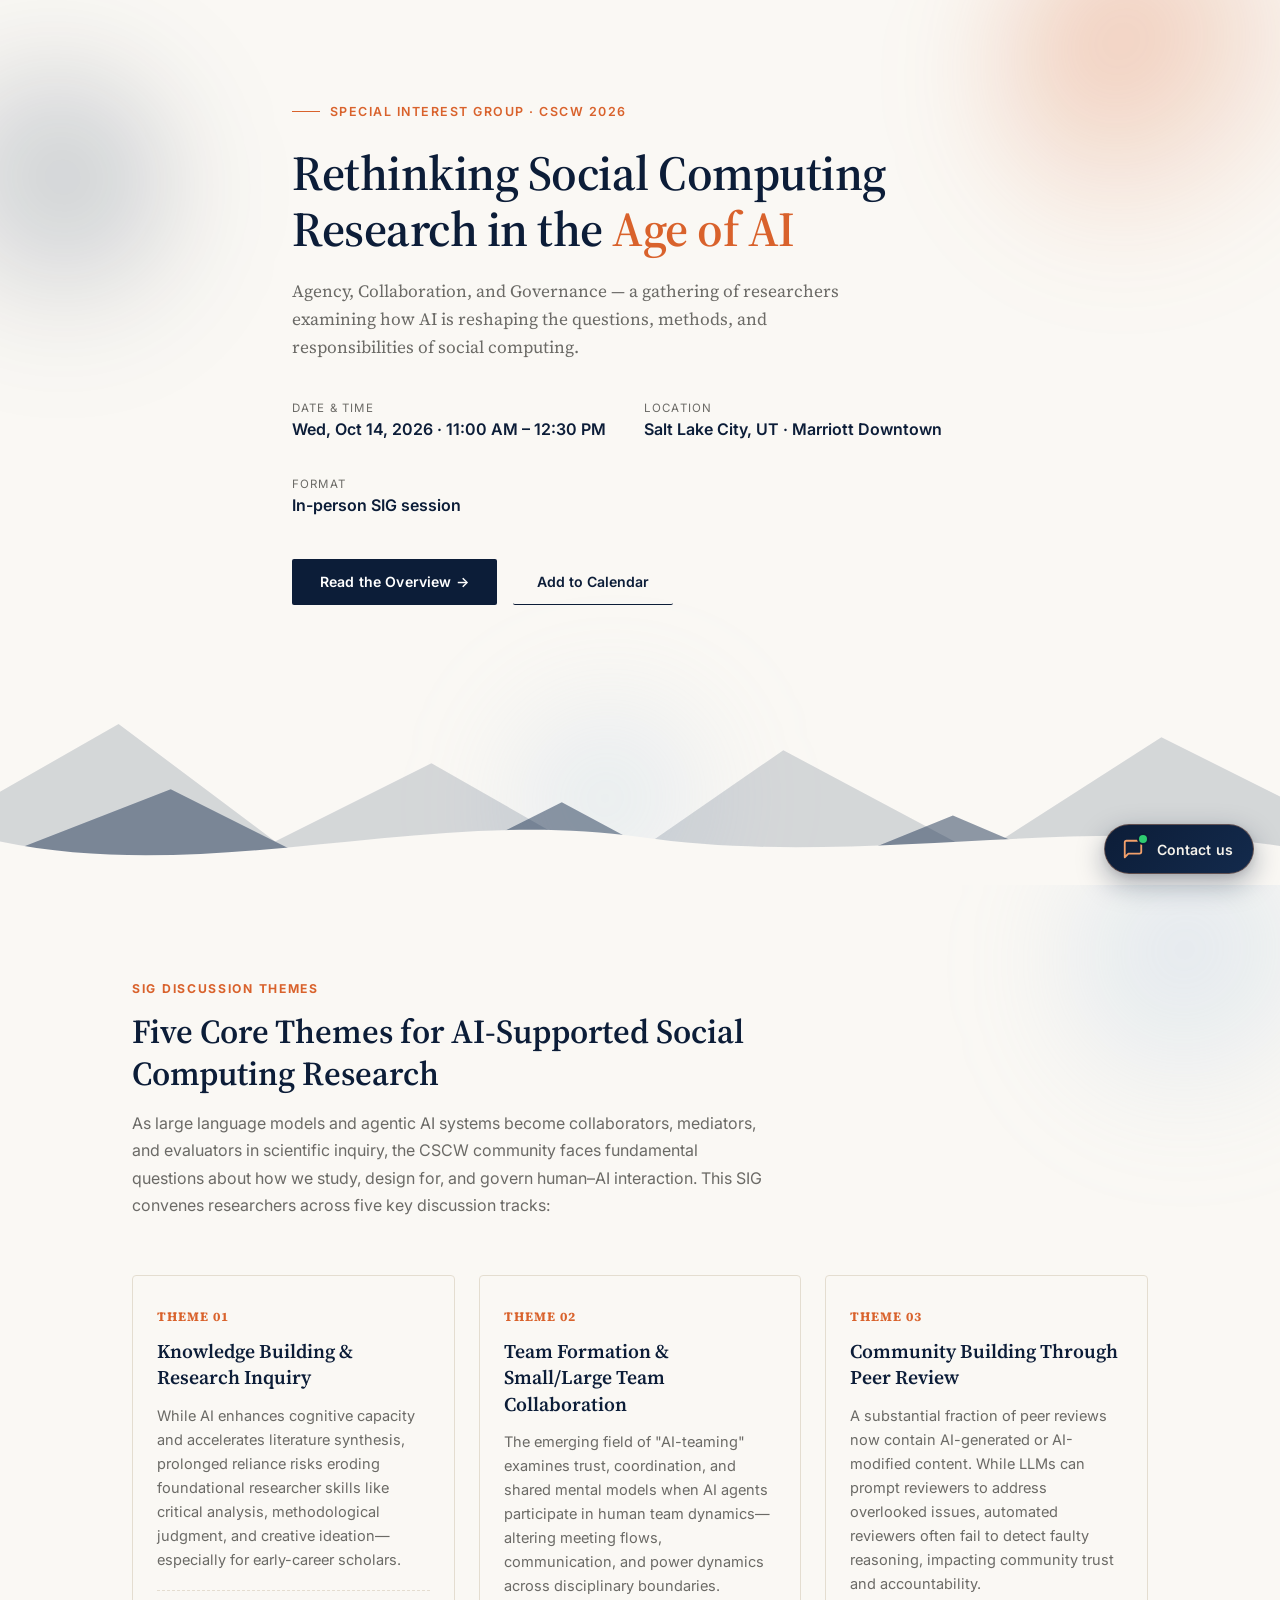
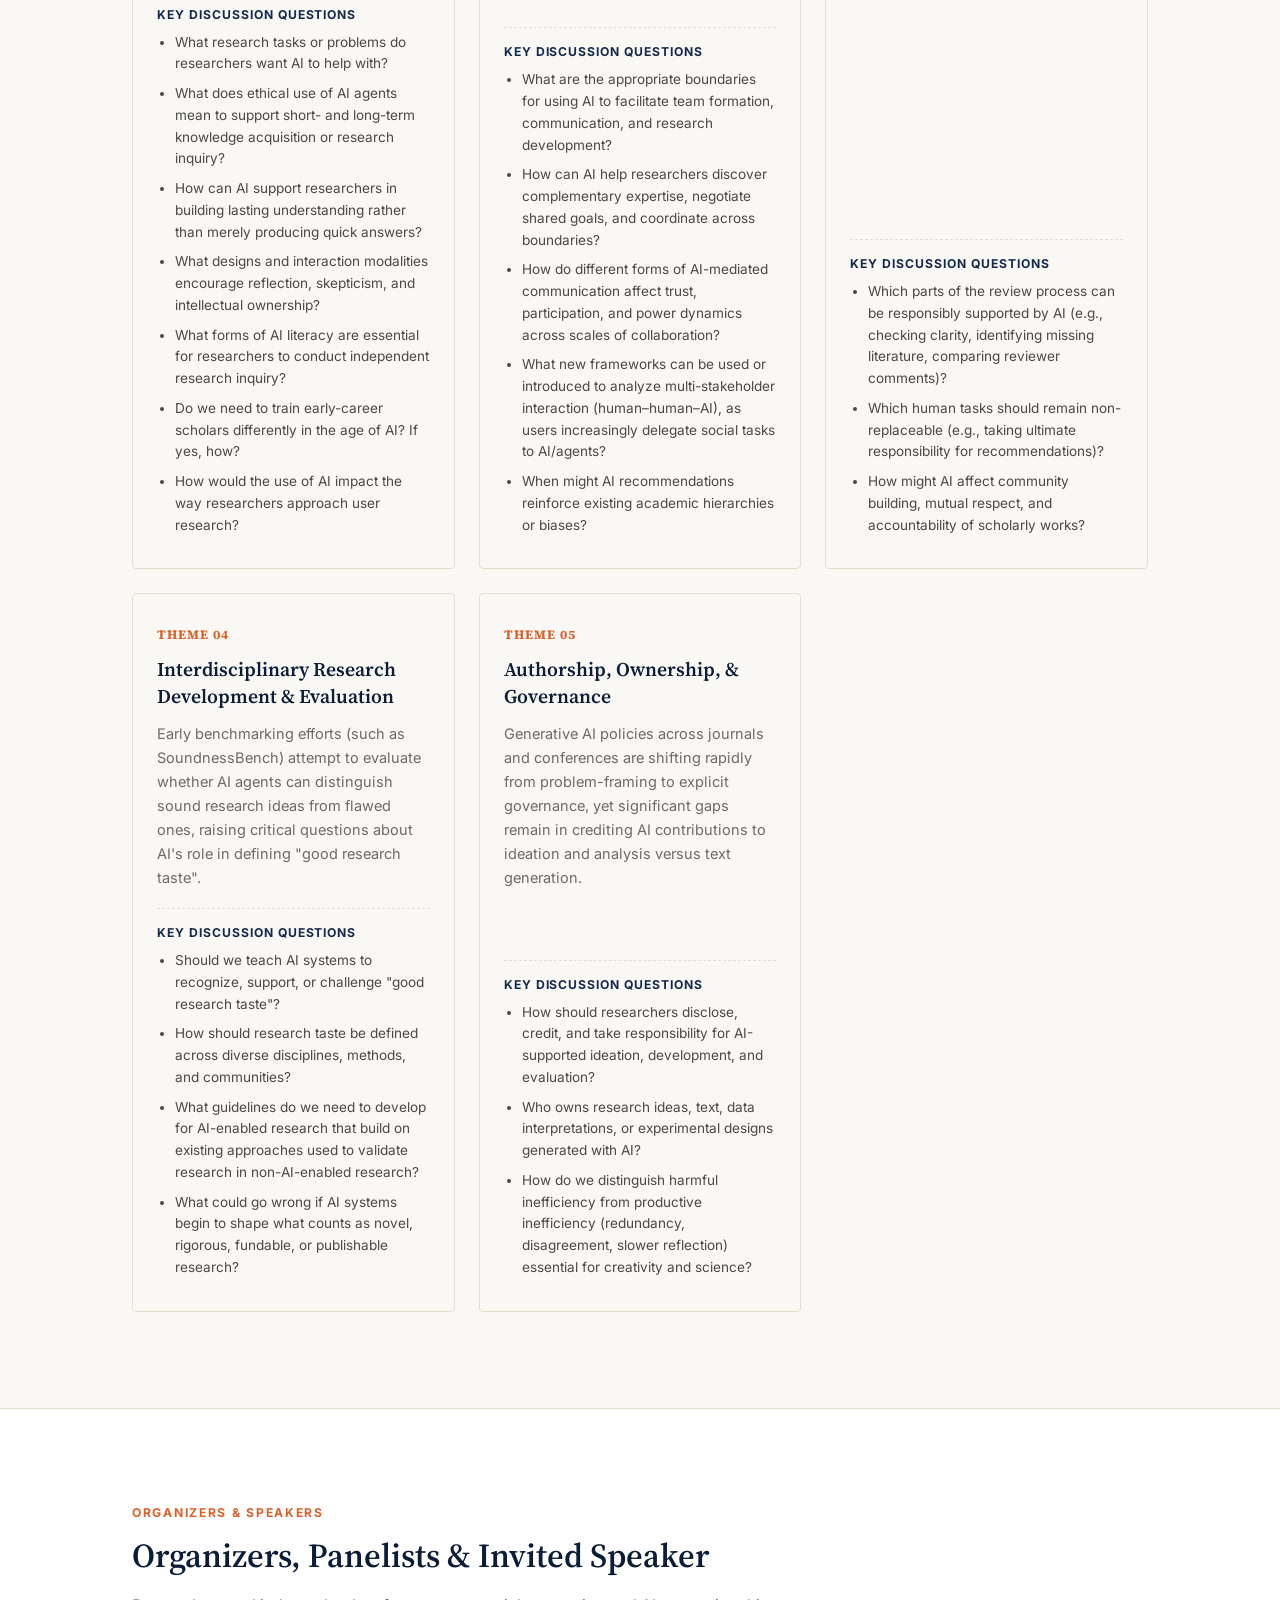
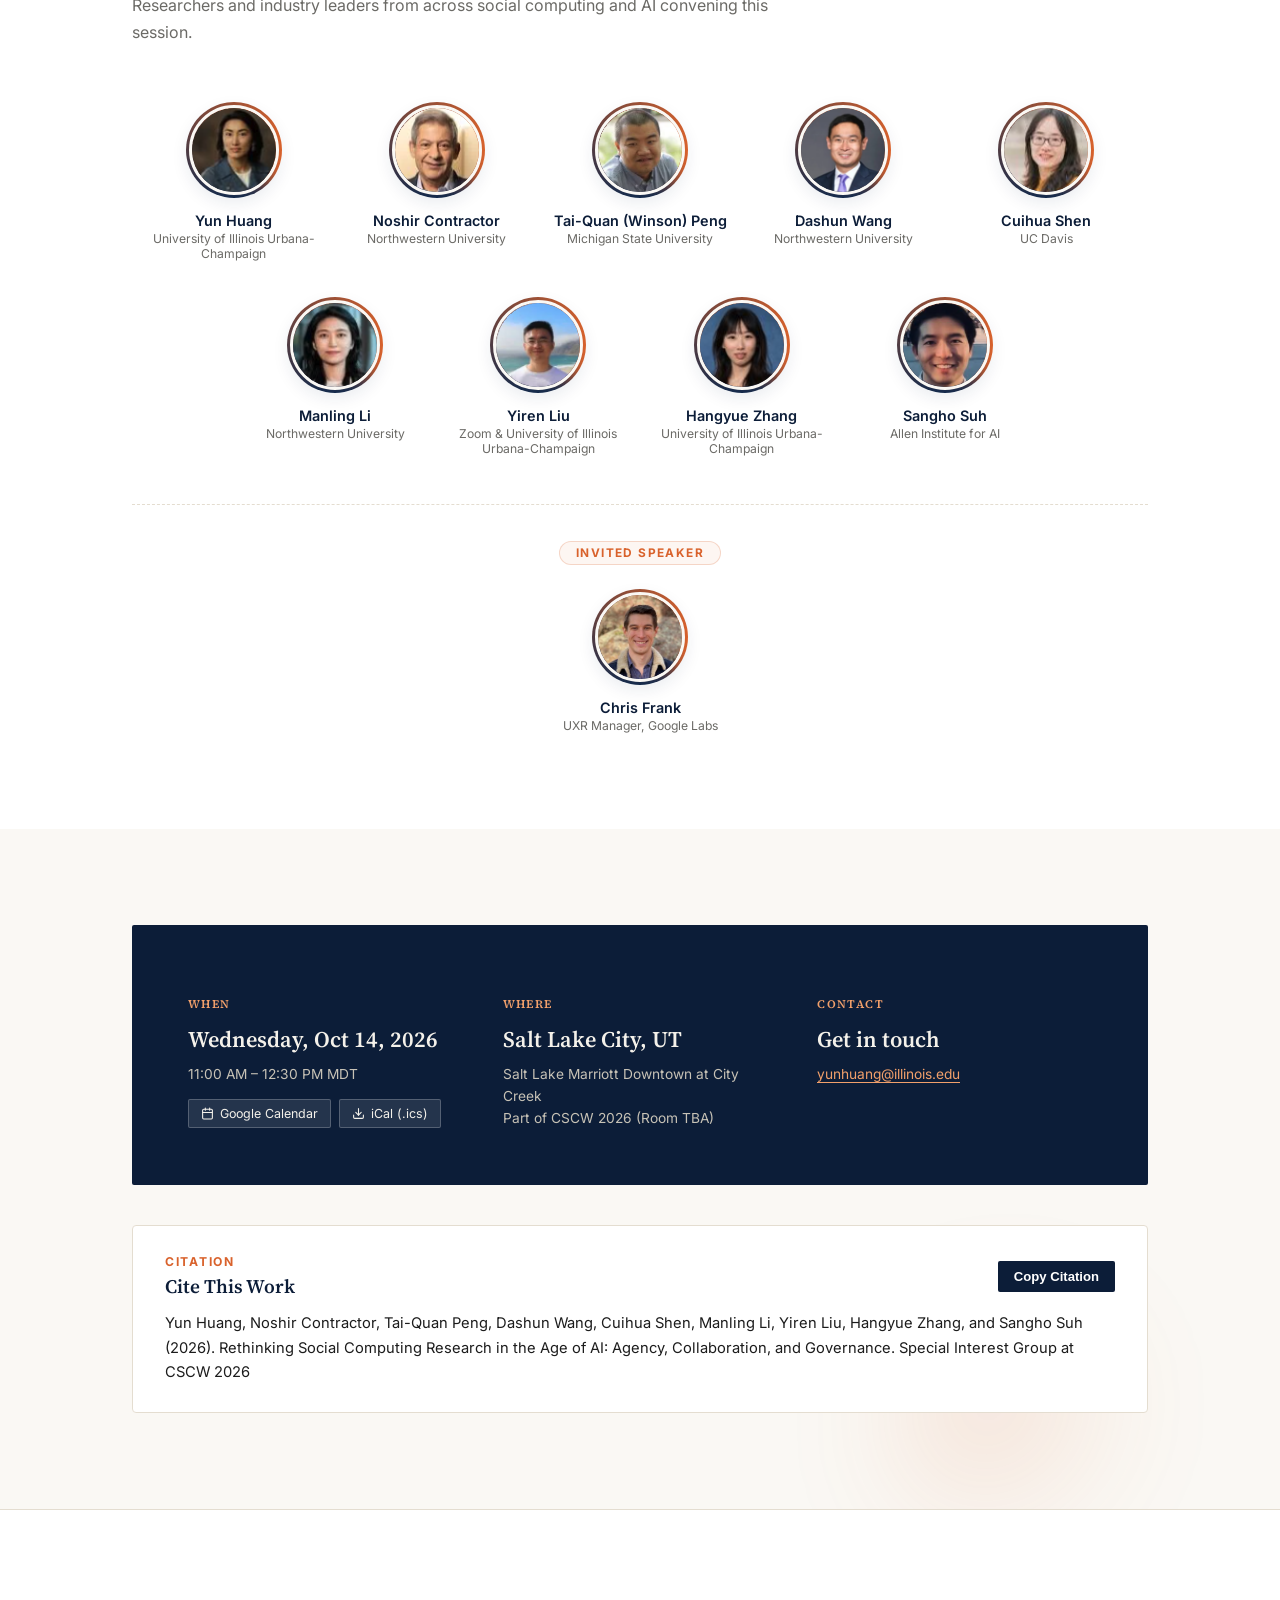
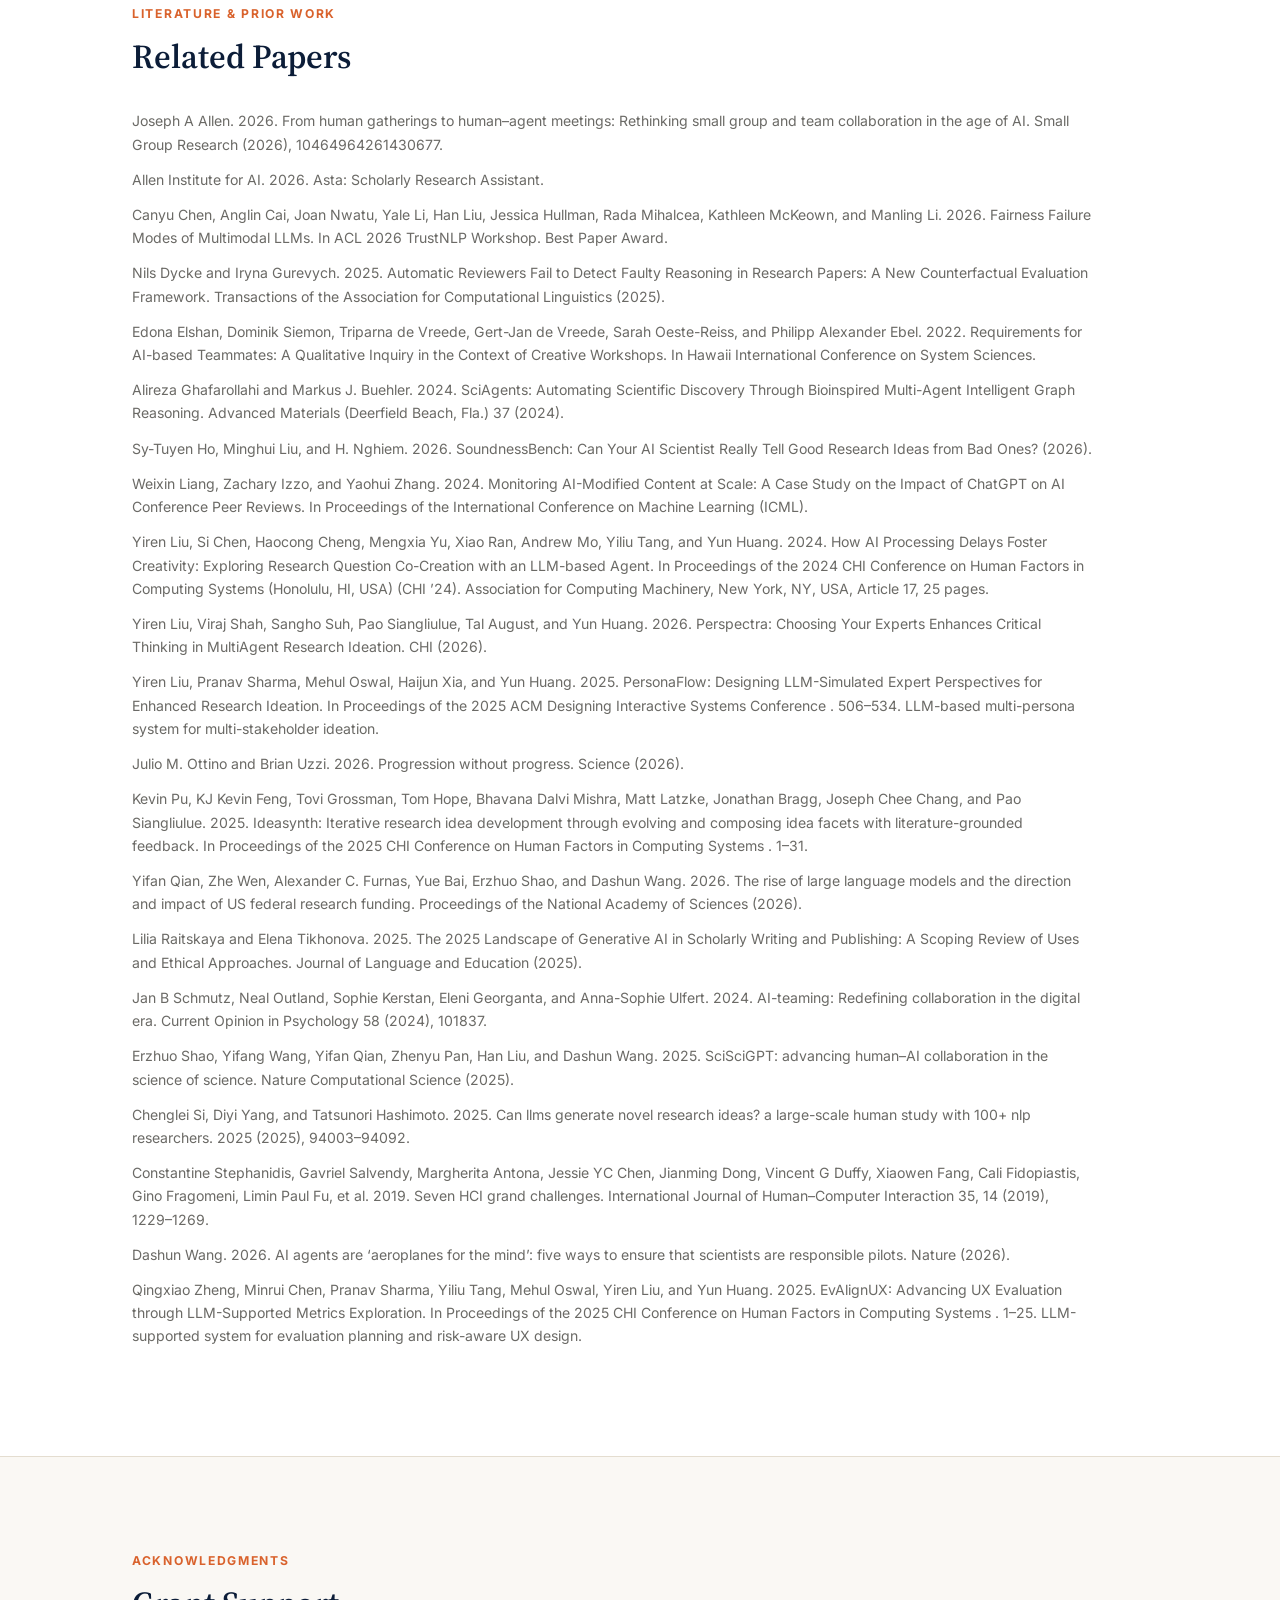
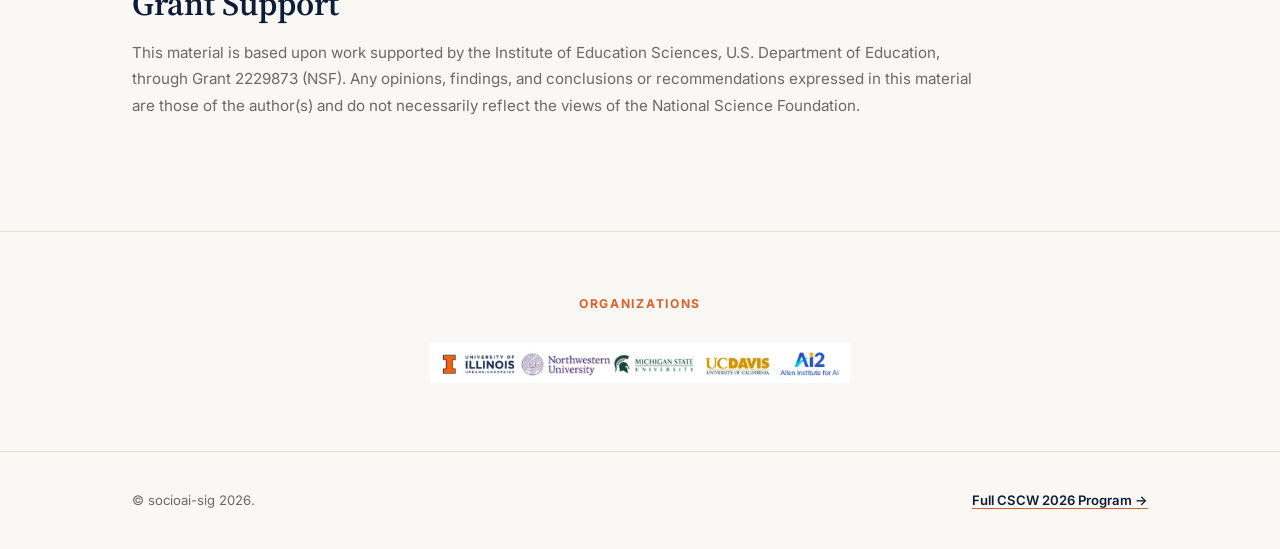
<file: index.html>
<!DOCTYPE html>
<html lang="en">

<head>
  <meta charset="UTF-8">
  <meta name="viewport" content="width=device-width, initial-scale=1.0">
  <title>CSCW 2026 SIG · Rethinking Social Computing Research in the Age of AI</title>
  <link rel="icon" type="image/svg+xml" href="favicon.svg">
  <link rel="apple-touch-icon" href="favicon.svg">
  <link rel="stylesheet" href="styles.css">
  <!-- Google tag (gtag.js) -->
  <script async src="https://www.googletagmanager.com/gtag/js?id=G-4SW4E06NXN"></script>
  <script>
    window.dataLayer = window.dataLayer || [];
    function gtag() { dataLayer.push(arguments); }
    gtag('js', new Date());

    gtag('config', 'G-4SW4E06NXN');
  </script>

</head>

<body>

  <div class="scroll-progress" id="scrollProgress"></div>

  <nav id="mainNav">
    <div class="wrap">
      <div class="brand">CSCW<span>2026</span> — SIG</div>
      <div class="navlinks">
        <a href="#overview">Overview</a>
        <a href="#organizers">Organizers</a>
        <a href="#logistics">Logistics</a>
        <a href="#references">References</a>
        <a href="#acknowledgments">Acknowledgments</a>
      </div>
    </div>
  </nav>

  <section class="hero" id="heroSection">
    <div class="blob blob-orange drift-a" style="width:340px;height:340px;top:-80px;right:-60px;"></div>
    <div class="blob blob-navy drift-b" style="width:280px;height:280px;top:60px;left:-100px;"></div>
    <div class="blob blob-sky drift-a" style="width:220px;height:220px;bottom:-40px;left:40%;"></div>
    <div class="wrap hero-content">
      <span class="eyebrow">Special Interest Group · CSCW 2026</span>
      <h1>Rethinking Social Computing Research in the <em>Age of AI</em></h1>
      <p class="hero-sub">Agency, Collaboration, and Governance — a gathering of researchers examining how AI is
        reshaping the questions, methods, and responsibilities of social computing.</p>
      <div class="hero-meta">
        <div><span class="label">Date &amp; Time</span><span class="value">Wed, Oct 14, 2026 · 11:00 AM – 12:30
            PM</span></div>
        <div><span class="label">Location</span><span class="value">Salt Lake City, UT · Marriott Downtown</span></div>
        <div><span class="label">Format</span><span class="value">In-person SIG session</span></div>
      </div>
      <div class="hero-ctas">
        <a class="btn-primary" href="#overview">Read the Overview →</a>
        <a class="btn-ghost" href="#logistics">Add to Calendar</a>
      </div>
    </div>
    <div class="hero-mountains" id="heroMountains">
      <div class="mountain-sway sway-back">
        <svg class="layer-back" viewBox="0 0 1080 220" preserveAspectRatio="none" xmlns="http://www.w3.org/2000/svg"
          style="position:absolute;inset:0;">
          <polygon points="0,220 0,140 140,60 260,150 380,90 520,170 650,80 800,160 940,70 1080,140 1080,220"
            fill="#132a4c" opacity="0.35" stroke="#132a4c" stroke-width="1.5" stroke-linejoin="miter" />
        </svg>
      </div>
      <div class="mountain-sway sway-front">
        <svg class="layer-front" viewBox="0 0 1080 220" preserveAspectRatio="none" xmlns="http://www.w3.org/2000/svg"
          style="position:absolute;inset:0;">
          <polygon points="0,220 0,180 180,110 340,190 480,120 620,195 780,130 920,190 1080,150 1080,220" fill="#132a4c"
            opacity="0.55" stroke="#132a4c" stroke-width="1.5" stroke-linejoin="miter" />
        </svg>
      </div>
    </div>
    <div class="hero-wave">
      <svg viewBox="0 0 1440 90" preserveAspectRatio="none" xmlns="http://www.w3.org/2000/svg">
        <path d="M0,40 C240,90 480,0 720,35 C960,70 1200,10 1440,45 L1440,90 L0,90 Z" fill="#faf8f4" />
      </svg>
    </div>
  </section>

  <section class="section" id="overview" style="position:relative;overflow:hidden;">
    <div class="blob blob-sky drift-b" style="width:300px;height:300px;top:-60px;right:-80px;"></div>
    <div class="wrap" style="position:relative;z-index:1;">
      <div class="section-head reveal">
        <span class="kicker">SIG Discussion Themes</span>
        <h2>Five Core Themes for AI-Supported Social Computing Research</h2>
        <p>As large language models and agentic AI systems become collaborators, mediators, and evaluators in scientific
          inquiry, the CSCW community faces fundamental questions about how we study, design for, and govern human–AI
          interaction. This SIG convenes researchers across five key discussion tracks:</p>
      </div>
      <div class="themes">
        <div class="theme-card reveal">
          <div class="theme-num">THEME 01</div>
          <h3>Knowledge Building &amp; Research Inquiry</h3>
          <p>While AI enhances cognitive capacity and accelerates literature synthesis, prolonged reliance risks eroding
            foundational researcher skills like critical analysis, methodological judgment, and creative
            ideation—especially for early-career scholars.</p>
          <div class="theme-q-box">
            <div class="theme-q-title">Key Discussion Questions</div>
            <ul class="theme-q-list">
              <li>What research tasks or problems do researchers want AI to help with?</li>
              <li>What does ethical use of AI agents mean to support short- and long-term knowledge acquisition or
                research inquiry?</li>
              <li>How can AI support researchers in building lasting understanding rather than merely producing quick
                answers?</li>
              <li>What designs and interaction modalities encourage reflection, skepticism, and intellectual ownership?
              </li>
              <li>What forms of AI literacy are essential for researchers to conduct independent research inquiry?</li>
              <li>Do we need to train early-career scholars differently in the age of AI? If yes, how?</li>
              <li>How would the use of AI impact the way researchers approach user research?</li>
            </ul>
          </div>
        </div>

        <div class="theme-card reveal" style="transition-delay:.08s;">
          <div class="theme-num">THEME 02</div>
          <h3>Team Formation &amp; Small/Large Team Collaboration</h3>
          <p>The emerging field of "AI-teaming" examines trust, coordination, and shared mental models when AI agents
            participate in human team dynamics—altering meeting flows, communication, and power dynamics across
            disciplinary boundaries.</p>
          <div class="theme-q-box">
            <div class="theme-q-title">Key Discussion Questions</div>
            <ul class="theme-q-list">
              <li>What are the appropriate boundaries for using AI to facilitate team formation, communication, and
                research development?</li>
              <li>How can AI help researchers discover complementary expertise, negotiate shared goals, and coordinate
                across boundaries?</li>
              <li>How do different forms of AI-mediated communication affect trust, participation, and power dynamics
                across scales of collaboration?</li>
              <li>What new frameworks can be used or introduced to analyze multi-stakeholder interaction (human–human–AI),
                as users increasingly delegate social tasks to AI/agents?</li>
              <li>When might AI recommendations reinforce existing academic hierarchies or biases?</li>
            </ul>
          </div>
        </div>

        <div class="theme-card reveal" style="transition-delay:.16s;">
          <div class="theme-num">THEME 03</div>
          <h3>Community Building Through Peer Review</h3>
          <p>A substantial fraction of peer reviews now contain AI-generated or AI-modified content. While LLMs can
            prompt reviewers to address overlooked issues, automated reviewers often fail to detect faulty reasoning,
            impacting community trust and accountability.</p>
          <div class="theme-q-box">
            <div class="theme-q-title">Key Discussion Questions</div>
            <ul class="theme-q-list">
              <li>Which parts of the review process can be responsibly supported by AI (e.g., checking clarity,
                identifying missing literature, comparing reviewer comments)?</li>
              <li>Which human tasks should remain non-replaceable (e.g., taking ultimate responsibility for
                recommendations)?</li>
              <li>How might AI affect community building, mutual respect, and accountability of scholarly works?</li>
            </ul>
          </div>
        </div>

        <div class="theme-card reveal" style="transition-delay:.24s;">
          <div class="theme-num">THEME 04</div>
          <h3>Interdisciplinary Research Development &amp; Evaluation</h3>
          <p>Early benchmarking efforts (such as SoundnessBench) attempt to evaluate whether AI agents can distinguish
            sound research ideas from flawed ones, raising critical questions about AI's role in defining "good research
            taste".</p>
          <div class="theme-q-box">
            <div class="theme-q-title">Key Discussion Questions</div>
            <ul class="theme-q-list">
              <li>Should we teach AI systems to recognize, support, or challenge "good research taste"?</li>
              <li>How should research taste be defined across diverse disciplines, methods, and communities?</li>
              <li>What guidelines do we need to develop for AI-enabled research that build on existing approaches used to
                validate research in non-AI-enabled research?</li>
              <li>What could go wrong if AI systems begin to shape what counts as novel, rigorous, fundable, or
                publishable research?</li>
            </ul>
          </div>
        </div>

        <div class="theme-card reveal" style="transition-delay:.32s;">
          <div class="theme-num">THEME 05</div>
          <h3>Authorship, Ownership, &amp; Governance</h3>
          <p>Generative AI policies across journals and conferences are shifting rapidly from problem-framing to
            explicit governance, yet significant gaps remain in crediting AI contributions to ideation and analysis
            versus text generation.</p>
          <div class="theme-q-box">
            <div class="theme-q-title">Key Discussion Questions</div>
            <ul class="theme-q-list">
              <li>How should researchers disclose, credit, and take responsibility for AI-supported ideation,
                development, and evaluation?</li>
              <li>Who owns research ideas, text, data interpretations, or experimental designs generated with AI?</li>
              <li>How do we distinguish harmful inefficiency from productive inefficiency (redundancy, disagreement,
                slower reflection) essential for creativity and science?</li>
            </ul>
          </div>
        </div>
      </div>
    </div>
  </section>

  <section class="section" id="organizers" style="border-top:1px solid var(--line);background:#fff;">
    <div class="wrap">
      <div class="section-head reveal">
        <span class="kicker">Organizers &amp; Speakers</span>
        <h2>Organizers, Panelists &amp; Invited Speaker</h2>
        <p>Researchers and industry leaders from across social computing and AI convening this session.</p>
      </div>
      <div class="speakers-grid">
        <a class="speaker reveal" href="/talk/">
          <div class="avatar-ring"><img
              src="[data-uri]">
          </div>
          <div class="name">Yun Huang</div>
          <div class="role">University of Illinois Urbana-Champaign</div>
        </a>
        <div class="speaker reveal" style="transition-delay:.05s;">
          <div class="avatar-ring"><img
              src="[data-uri]">
          </div>
          <div class="name">Noshir Contractor</div>
          <div class="role">Northwestern University</div>
        </div>
        <div class="speaker reveal" style="transition-delay:.1s;">
          <div class="avatar-ring"><img
              src="[data-uri]">
          </div>
          <div class="name">Tai-Quan (Winson) Peng</div>
          <div class="role">Michigan State University</div>
        </div>
        <div class="speaker reveal" style="transition-delay:.15s;">
          <div class="avatar-ring"><img
              src="[data-uri]">
          </div>
          <div class="name">Dashun Wang</div>
          <div class="role">Northwestern University</div>
        </div>
        <div class="speaker reveal" style="transition-delay:.2s;">
          <div class="avatar-ring"><img
              src="[data-uri]">
          </div>
          <div class="name">Cuihua Shen</div>
          <div class="role">UC Davis</div>
        </div>
        <div class="speaker reveal">
          <div class="avatar-ring"><img
              src="[data-uri]">
          </div>
          <div class="name">Manling Li</div>
          <div class="role">Northwestern University</div>
        </div>
        <div class="speaker reveal" style="transition-delay:.05s;">
          <div class="avatar-ring"><img
              src="[data-uri]">
          </div>
          <div class="name">Yiren Liu</div>
          <div class="role">Zoom &amp; University of Illinois Urbana-Champaign</div>
        </div>
        <div class="speaker reveal" style="transition-delay:.1s;">
          <div class="avatar-ring"><img
              src="[data-uri]">
          </div>
          <div class="name">Hangyue Zhang</div>
          <div class="role">University of Illinois Urbana-Champaign</div>
        </div>
        <div class="speaker reveal" style="transition-delay:.15s;">
          <div class="avatar-ring"><img
              src="[data-uri]">
          </div>
          <div class="name">Sangho Suh</div>
          <div class="role">Allen Institute for AI</div>
        </div>
      </div>

      <!-- Invited Speaker Row -->
      <div class="invited-speaker-block reveal">
        <div class="invited-speaker-divider">
          <span>Invited Speaker</span>
        </div>
        <div class="invited-speaker-row">
          <div class="speaker reveal">
          <div class="avatar-ring"><img
              src="[data-uri]"
              alt="Chris Frank">
          </div>
          <div class="name">Chris Frank</div>
          <div class="role">UXR Manager, Google Labs</div>
          </div>
        </div>
      </div>
    </div>
  </section>

  <section class="section" id="logistics" style="position:relative;overflow:hidden;">
    <div class="blob blob-orange drift-a" style="width:260px;height:260px;bottom:-60px;right:10%;opacity:.5;"></div>
    <div class="wrap" style="position:relative;z-index:1;">
      <div class="logistics reveal">
        <div>
          <h4>When</h4>
          <div class="big">Wednesday, Oct 14, 2026</div>
          <div class="small">11:00 AM – 12:30 PM MDT</div>
          <div class="cal-actions" style="margin-top:14px;display:flex;gap:8px;flex-wrap:wrap;">
            <a href="https://calendar.google.com/calendar/render?action=TEMPLATE&amp;text=Rethinking+Social+Computing+Research+in+the+Age+of+AI+(CSCW+2026+SIG)&amp;dates=20261014T170000Z/20261014T183000Z&amp;details=Special+Interest+Group+(SIG)+session+at+CSCW+2026:+Rethinking+Social+Computing+Research+in+the+Age+of+AI:+Agency,+Collaboration,+and+Governance.+https://socioai-sig.github.io/&amp;location=Salt+Lake+Marriott+Downtown+at+City+Creek,+75+S+W+Temple+St,+Salt+Lake+City,+UT+84101"
              target="_blank" rel="noopener noreferrer"
              style="display:inline-flex;align-items:center;gap:6px;font-size:0.78rem;padding:6px 12px;border-radius:2px;background:rgba(255,255,255,0.1);color:#f4f1ea;border:1px solid rgba(255,255,255,0.22);text-decoration:none;transition:all 0.2s;font-family:'Inter',sans-serif;"
              onmouseover="this.style.background='rgba(255,255,255,0.2)';this.style.borderColor='var(--orange)';"
              onmouseout="this.style.background='rgba(255,255,255,0.1)';this.style.borderColor='rgba(255,255,255,0.22)';">
              <svg width="13" height="13" viewBox="0 0 24 24" fill="none" stroke="currentColor" stroke-width="2" stroke-linecap="round" stroke-linejoin="round"><rect x="3" y="4" width="18" height="18" rx="2" ry="2"></rect><line x1="16" y1="2" x2="16" y2="6"></line><line x1="8" y1="2" x2="8" y2="6"></line><line x1="3" y1="10" x2="21" y2="10"></line></svg>
              Google Calendar
            </a>
            <a href="javascript:void(0)" onclick="downloadEventIcs()"
              style="display:inline-flex;align-items:center;gap:6px;font-size:0.78rem;padding:6px 12px;border-radius:2px;background:rgba(255,255,255,0.1);color:#f4f1ea;border:1px solid rgba(255,255,255,0.22);text-decoration:none;transition:all 0.2s;font-family:'Inter',sans-serif;"
              onmouseover="this.style.background='rgba(255,255,255,0.2)';this.style.borderColor='var(--orange)';"
              onmouseout="this.style.background='rgba(255,255,255,0.1)';this.style.borderColor='rgba(255,255,255,0.22)';">
              <svg width="13" height="13" viewBox="0 0 24 24" fill="none" stroke="currentColor" stroke-width="2" stroke-linecap="round" stroke-linejoin="round"><path d="M21 15v4a2 2 0 0 1-2 2H5a2 2 0 0 1-2-2v-4"></path><polyline points="7 10 12 15 17 10"></polyline><line x1="12" y1="15" x2="12" y2="3"></line></svg>
              iCal (.ics)
            </a>
          </div>
        </div>
        <div>
          <h4>Where</h4>
          <div class="big">Salt Lake City, UT</div>
          <div class="small">Salt Lake Marriott Downtown at City Creek<br>Part of CSCW 2026 (Room TBA)</div>
        </div>
        <div>
          <h4>Contact</h4>
          <div class="big">Get in touch</div>
          <div class="small"><a href="mailto:yunhuang@illinois.edu"
              style="color:#f2a06b;border-bottom:1px solid #f2a06b;">yunhuang@illinois.edu</a></div>
        </div>
      </div>

      <div class="citation-box reveal"
        style="margin-top:40px;background:#fff;border:1px solid var(--line);border-radius:4px;padding:28px 32px;position:relative;">
        <div
          style="display:flex;justify-content:space-between;align-items:center;flex-wrap:wrap;gap:12px;margin-bottom:12px;">
          <div>
            <span class="kicker" style="margin-bottom:4px;">Citation</span>
            <h3 style="font-size:1.2rem;color:var(--navy-deep);">Cite This Work</h3>
          </div>
          <button id="copyCiteBtn"
            onclick="navigator.clipboard.writeText(document.getElementById('citeText').innerText.trim()); this.innerText='Copied!'; setTimeout(() => this.innerText='Copy Citation', 2000);"
            style="background:var(--navy-deep);color:#fff;border:none;padding:8px 16px;border-radius:2px;font-size:0.82rem;font-weight:600;cursor:pointer;transition:background 0.2s;">
            Copy Citation
          </button>
        </div>
        <p id="citeText"
          style="font-size:.92rem;line-height:1.65;color:var(--ink);margin:0;font-family:'Inter',sans-serif;user-select:all;">
          Yun Huang, Noshir Contractor, Tai-Quan Peng, Dashun Wang, Cuihua Shen, Manling Li, Yiren Liu, Hangyue Zhang,
          and Sangho Suh (2026). Rethinking Social Computing Research in the Age of AI: Agency, Collaboration, and
          Governance. Special Interest Group at CSCW 2026
        </p>
      </div>
    </div>
  </section>



  <section class="section" id="references" style="border-top:1px solid var(--line);background:#fff;">
    <div class="wrap">
      <div class="section-head reveal" style="max-width:840px;margin-bottom:32px;">
        <span class="kicker">Literature &amp; Prior Work</span>
        <h2>Related Papers</h2>
      </div>
      <ul class="reveal"
        style="list-style:none;padding-left:0;font-size:.88rem;color:var(--muted);line-height:1.65;margin:0;max-width:960px;">
        <li style="margin-bottom:12px;">Joseph A Allen. 2026. From human gatherings to human–agent meetings: Rethinking
          small group and team collaboration in the age of AI. Small Group Research (2026), 10464964261430677.</li>
        <li style="margin-bottom:12px;">Allen Institute for AI. 2026. Asta: Scholarly Research Assistant.</li>
        <li style="margin-bottom:12px;">Canyu Chen, Anglin Cai, Joan Nwatu, Yale Li, Han Liu, Jessica Hullman, Rada
          Mihalcea, Kathleen McKeown, and Manling Li. 2026. Fairness Failure Modes of Multimodal LLMs. In ACL 2026
          TrustNLP Workshop. Best Paper Award.</li>
        <li style="margin-bottom:12px;">Nils Dycke and Iryna Gurevych. 2025. Automatic Reviewers Fail to Detect Faulty
          Reasoning in Research Papers: A New Counterfactual Evaluation Framework. Transactions of the Association for
          Computational Linguistics (2025).</li>
        <li style="margin-bottom:12px;">Edona Elshan, Dominik Siemon, Triparna de Vreede, Gert-Jan de Vreede, Sarah
          Oeste-Reiss, and Philipp Alexander Ebel. 2022. Requirements for AI-based Teammates: A Qualitative Inquiry in
          the Context of Creative Workshops. In Hawaii International Conference on System Sciences.</li>
        <li style="margin-bottom:12px;">Alireza Ghafarollahi and Markus J. Buehler. 2024. SciAgents: Automating
          Scientific Discovery Through Bioinspired Multi-Agent Intelligent Graph Reasoning. Advanced Materials
          (Deerfield Beach, Fla.) 37 (2024).</li>
        <li style="margin-bottom:12px;">Sy-Tuyen Ho, Minghui Liu, and H. Nghiem. 2026. SoundnessBench: Can Your AI
          Scientist Really Tell Good Research Ideas from Bad Ones? (2026).</li>
        <li style="margin-bottom:12px;">Weixin Liang, Zachary Izzo, and Yaohui Zhang. 2024. Monitoring AI-Modified
          Content at Scale: A Case Study on the Impact of ChatGPT on AI Conference Peer Reviews. In Proceedings of the
          International Conference on Machine Learning (ICML).</li>
        <li style="margin-bottom:12px;">Yiren Liu, Si Chen, Haocong Cheng, Mengxia Yu, Xiao Ran, Andrew Mo, Yiliu Tang,
          and Yun Huang. 2024. How AI Processing Delays Foster Creativity: Exploring Research Question Co-Creation with
          an LLM-based Agent. In Proceedings of the 2024 CHI Conference on Human Factors in Computing Systems (Honolulu,
          HI, USA) (CHI ’24). Association for Computing Machinery, New York, NY, USA, Article 17, 25 pages.</li>
        <li style="margin-bottom:12px;">Yiren Liu, Viraj Shah, Sangho Suh, Pao Siangliulue, Tal August, and Yun Huang.
          2026. Perspectra: Choosing Your Experts Enhances Critical Thinking in MultiAgent Research Ideation. CHI
          (2026).</li>
        <li style="margin-bottom:12px;">Yiren Liu, Pranav Sharma, Mehul Oswal, Haijun Xia, and Yun Huang. 2025.
          PersonaFlow: Designing LLM-Simulated Expert Perspectives for Enhanced Research Ideation. In Proceedings of the
          2025 ACM Designing Interactive Systems Conference . 506–534. LLM-based multi-persona system for
          multi-stakeholder ideation.</li>
        <li style="margin-bottom:12px;">Julio M. Ottino and Brian Uzzi. 2026. Progression without progress. Science
          (2026).</li>
        <li style="margin-bottom:12px;">Kevin Pu, KJ Kevin Feng, Tovi Grossman, Tom Hope, Bhavana Dalvi Mishra, Matt
          Latzke, Jonathan Bragg, Joseph Chee Chang, and Pao Siangliulue. 2025. Ideasynth: Iterative research idea
          development through evolving and composing idea facets with literature-grounded feedback. In Proceedings of
          the 2025 CHI Conference on Human Factors in Computing Systems . 1–31.</li>
        <li style="margin-bottom:12px;">Yifan Qian, Zhe Wen, Alexander C. Furnas, Yue Bai, Erzhuo Shao, and Dashun Wang.
          2026. The rise of large language models and the direction and impact of US federal research funding.
          Proceedings of the National Academy of Sciences (2026).</li>
        <li style="margin-bottom:12px;">Lilia Raitskaya and Elena Tikhonova. 2025. The 2025 Landscape of Generative AI
          in Scholarly Writing and Publishing: A Scoping Review of Uses and Ethical Approaches. Journal of Language and
          Education (2025).</li>
        <li style="margin-bottom:12px;">Jan B Schmutz, Neal Outland, Sophie Kerstan, Eleni Georganta, and Anna-Sophie
          Ulfert. 2024. AI-teaming: Redefining collaboration in the digital era. Current Opinion in Psychology 58
          (2024), 101837.</li>
        <li style="margin-bottom:12px;">Erzhuo Shao, Yifang Wang, Yifan Qian, Zhenyu Pan, Han Liu, and Dashun Wang.
          2025.
          SciSciGPT: advancing human–AI collaboration in the science of science. Nature Computational Science (2025).
        </li>
        <li style="margin-bottom:12px;">Chenglei Si, Diyi Yang, and Tatsunori Hashimoto. 2025. Can llms generate novel
          research ideas? a large-scale human study with 100+ nlp researchers. 2025 (2025), 94003–94092.</li>
        <li style="margin-bottom:12px;">Constantine Stephanidis, Gavriel Salvendy, Margherita Antona, Jessie YC Chen,
          Jianming Dong, Vincent G Duffy, Xiaowen Fang, Cali Fidopiastis, Gino Fragomeni, Limin Paul Fu, et al. 2019.
          Seven HCI grand challenges. International Journal of Human–Computer Interaction 35, 14 (2019), 1229–1269.</li>
        <li style="margin-bottom:12px;">Dashun Wang. 2026. AI agents are ‘aeroplanes for the mind’: five ways to ensure
          that scientists are responsible pilots. Nature (2026).</li>
        <li style="margin-bottom:12px;">Qingxiao Zheng, Minrui Chen, Pranav Sharma, Yiliu Tang, Mehul Oswal, Yiren Liu,
          and Yun Huang. 2025. EvAlignUX: Advancing UX Evaluation through LLM-Supported Metrics Exploration. In
          Proceedings of the 2025 CHI Conference on Human Factors in Computing Systems . 1–25. LLM-supported system for
          evaluation planning and risk-aware UX design.</li>
      </ul>
    </div>
  </section>


  <section class="section" id="acknowledgments" style="border-top:1px solid var(--line);background:#faf8f4;">
    <div class="wrap">
      <div class="section-head reveal" style="max-width:840px;margin-bottom:0;">
        <span class="kicker">Acknowledgments</span>
        <h2>Grant Support</h2>
        <p style="font-size:.95rem;line-height:1.75;color:var(--muted);margin-top:16px;">
          This material is based upon work supported by the Institute of Education Sciences, U.S. Department of
          Education, through Grant 2229873 (NSF). Any opinions, findings, and conclusions or recommendations expressed
          in this material are those of the author(s) and do not necessarily reflect the views of the National Science
          Foundation.
        </p>
      </div>
    </div>
  </section>


  <section class="partners reveal" id="partners">
    <div class="wrap">
      <span class="kicker">Organizations</span>
      <img
        src="[data-uri]"
        alt="Partner institutions">
    </div>
  </section>

  <footer>
    <div class="wrap">
      <div>© socioai-sig 2026. </div>
      <a href="https://cscw.acm.org/2026/" target="_blank" rel="noopener noreferrer">Full CSCW 2026 Program →</a>
    </div>
  </footer>

  <!-- Chatbot / Feedback Widget Launcher -->
  <button id="chatbotLauncher" class="chat-launcher" type="button" aria-haspopup="dialog" aria-expanded="false"
    aria-controls="chatbotDrawer" aria-label="Contact us or leave feedback">
    <div class="chat-launcher-bubble">
      <span class="chat-launcher-ping"></span>
      <!-- Message Icon -->
      <svg class="chat-icon-msg" width="22" height="22" viewBox="0 0 24 24" fill="none" stroke="currentColor"
        stroke-width="2" stroke-linecap="round" stroke-linejoin="round">
        <path d="M21 15a2 2 0 0 1-2 2H7l-4 4V5a2 2 0 0 1 2-2h14a2 2 0 0 1 2 2z"></path>
      </svg>
      <!-- Close (X) Icon -->
      <svg class="chat-icon-close" width="22" height="22" viewBox="0 0 24 24" fill="none" stroke="currentColor"
        stroke-width="2" stroke-linecap="round" stroke-linejoin="round">
        <line x1="18" y1="6" x2="6" y2="18"></line>
        <line x1="6" y1="6" x2="18" y2="18"></line>
      </svg>
    </div>
    <span class="chat-launcher-label">Contact us</span>
  </button>

  <!-- Chatbot Drawer / Modal -->
  <div id="chatbotDrawer" class="chat-drawer" role="dialog" aria-modal="true" aria-labelledby="chatTitle" hidden>
    <!-- Header -->
    <div class="chat-header">
      <div class="chat-header-info">
        <div class="chat-avatar-mini" aria-hidden="true">
          <!-- SocioAI Custom Logo: 5-Edged Social Computing Network + Central AI Spark (Rotated 25deg) -->
          <svg width="22" height="22" viewBox="0 0 24 24" fill="none" xmlns="http://www.w3.org/2000/svg">
            <defs>
              <linearGradient id="socioAiGrad5" x1="0%" y1="0%" x2="100%" y2="100%">
                <stop offset="0%" stop-color="#f5b285" />
                <stop offset="100%" stop-color="#d9622c" />
              </linearGradient>
            </defs>
            <g transform="rotate(25 12 12)">
              <!-- Outer 5-Edged Pentagonal Network Ring -->
              <polygon points="12,3.8 19.8,9.5 16.8,18.6 7.2,18.6 4.2,9.5" fill="none"
                stroke="rgba(242, 160, 107, 0.45)" stroke-width="1.2" stroke-linejoin="round" />
              <!-- Inner Radial Synaptic Ties to AI Center -->
              <line x1="12" y1="3.8" x2="12" y2="7.5" stroke="rgba(242, 160, 107, 0.4)" stroke-width="1" stroke-dasharray="1 1" />
              <line x1="19.8" y1="9.5" x2="16.2" y2="12" stroke="rgba(242, 160, 107, 0.4)" stroke-width="1" stroke-dasharray="1 1" />
              <line x1="16.8" y1="18.6" x2="13.6" y2="15.8" stroke="rgba(242, 160, 107, 0.4)" stroke-width="1" stroke-dasharray="1 1" />
              <line x1="7.2" y1="18.6" x2="10.4" y2="15.8" stroke="rgba(242, 160, 107, 0.4)" stroke-width="1" stroke-dasharray="1 1" />
              <line x1="4.2" y1="9.5" x2="7.8" y2="12" stroke="rgba(242, 160, 107, 0.4)" stroke-width="1" stroke-dasharray="1 1" />
              <!-- Five Social Computing Network Nodes -->
              <circle cx="12" cy="3.8" r="1.8" fill="#132a4c" stroke="#f2a06b" stroke-width="1.3" />
              <circle cx="19.8" cy="9.5" r="1.8" fill="#132a4c" stroke="#f2a06b" stroke-width="1.3" />
              <circle cx="16.8" cy="18.6" r="1.8" fill="#132a4c" stroke="#f2a06b" stroke-width="1.3" />
              <circle cx="7.2" cy="18.6" r="1.8" fill="#132a4c" stroke="#f2a06b" stroke-width="1.3" />
              <circle cx="4.2" cy="9.5" r="1.8" fill="#132a4c" stroke="#f2a06b" stroke-width="1.3" />
              <!-- Core Node Dots -->
              <circle cx="12" cy="3.8" r="0.6" fill="#f5b285" />
              <circle cx="19.8" cy="9.5" r="0.6" fill="#f5b285" />
              <circle cx="16.8" cy="18.6" r="0.6" fill="#f5b285" />
              <circle cx="7.2" cy="18.6" r="0.6" fill="#f5b285" />
              <circle cx="4.2" cy="9.5" r="0.6" fill="#f5b285" />
              <!-- Central Generative AI Cognitive Spark -->
              <path d="M12 7.2 C12 9.6 10.1 11.4 7.6 12 C10.1 12.6 12 14.4 12 16.8 C12 14.4 13.9 12.6 16.4 12 C13.9 11.4 12 9.6 12 7.2 Z"
                fill="url(#socioAiGrad5)" />
            </g>
          </svg>
        </div>
        <div>
          <h3 id="chatTitle">Contact SocioAI</h3>
          <div class="chat-status">
            <span class="status-dot"></span>
            <span>SIG Q&amp;A &amp; Feedback Desk</span>
          </div>
        </div>
      </div>
      <button type="button" class="chat-close-btn" id="chatCloseBtn" aria-label="Close chat window">&times;</button>
    </div>

    <!-- Body -->
    <div class="chat-body" id="chatBody">
      <!-- Welcome Message -->
      <div class="chat-msg bot-msg">
        <div class="msg-content">
          <p><strong>Hi there! 👋</strong></p>
          <p>Have a question for our organizers or invited speakers? Or want to share feedback or ideas for SocioAI @ CSCW
            2026? Drop your note below and our team will receive it directly!</p>
        </div>
        <span class="msg-time">Automated Reception</span>
      </div>

      <!-- Theme Pills -->
      <div class="theme-pills-wrap">
        <span class="pills-label">Choose a topic:</span>
        <div class="theme-pills" id="themePills">
          <button type="button" class="theme-pill active" data-topic="General Q&A">General Q&amp;A</button>
          <button type="button" class="theme-pill" data-topic="Invited Speakers">Invited Speakers</button>
          <button type="button" class="theme-pill" data-topic="Participation">Participation</button>
          <button type="button" class="theme-pill" data-topic="Feedback">Feedback</button>
        </div>
      </div>

      <!-- Form Container -->
      <form id="chatFeedbackForm" class="chat-form" novalidate>
        <!-- Honeypot field (hidden from real users, traps bots) -->
        <input type="text" id="company_website" name="company_website"
          style="display:none !important; position:absolute; left:-9999px;" tabindex="-1" autocomplete="off"
          aria-hidden="true">

        <div class="form-group">
          <label for="chatName">Name</label>
          <input type="text" id="chatName" name="name" placeholder="e.g., Alex Chen" maxlength="100"
            autocomplete="name">
        </div>

        <div class="form-group">
          <label for="chatEmail">Email <span class="opt">(for follow-up replies)</span></label>
          <input type="email" id="chatEmail" name="email" placeholder="alex@university.edu" maxlength="120"
            autocomplete="email">
        </div>

        <div class="form-group">
          <label for="chatMessage">Message <span class="req">*</span></label>
          <textarea id="chatMessage" name="message" rows="3" placeholder="Type your message here..."
            required maxlength="1200"></textarea>
          <div class="char-counter"><span id="charCount">0</span> / 1200</div>
        </div>

        <div id="chatAlert" class="chat-alert" style="display:none;" role="alert"></div>

        <button type="submit" id="chatSubmitBtn" class="chat-submit-btn">
          <span>Send</span>
          <svg width="15" height="15" viewBox="0 0 24 24" fill="none" stroke="currentColor" stroke-width="2.2"
            stroke-linecap="round" stroke-linejoin="round">
            <line x1="22" y1="2" x2="11" y2="13"></line>
            <polygon points="22 2 15 22 11 13 2 9 22 2"></polygon>
          </svg>
        </button>
      </form>

      <!-- Success State -->
      <div id="chatSuccessState" class="chat-success-state" style="display:none;">
        <div class="success-icon">
          <svg width="24" height="24" viewBox="0 0 24 24" fill="none" stroke="currentColor" stroke-width="2.5"
            stroke-linecap="round" stroke-linejoin="round">
            <polyline points="20 6 9 17 4 12"></polyline>
          </svg>
        </div>
        <h4>Thank you!</h4>
        <p>Your note has been received by the SocioAI organizing team. We appreciate you reaching out!</p>
        <button type="button" id="chatResetBtn" class="chat-reset-btn">Send another note</button>
      </div>
    </div>
  </div>

  <script>
    // Scroll progress bar + nav shadow + pause mountain animation when scrolled down
    var progress = document.getElementById('scrollProgress');
    var nav = document.getElementById('mainNav');
    var heroEl = document.getElementById('heroSection');
    var mountainsEl = document.getElementById('heroMountains');
    function onScroll() {
      var h = document.documentElement;
      var scrolled = (h.scrollTop) / (h.scrollHeight - h.clientHeight) * 100;
      progress.style.width = scrolled + '%';
      var pastHero = heroEl ? h.scrollTop >= heroEl.offsetHeight * 0.6 : h.scrollTop > 100;
      nav.classList.toggle('nav-visible', pastHero);
      nav.classList.toggle('scrolled', pastHero);
      if (mountainsEl) {
        mountainsEl.classList.toggle('paused', pastHero);
      }
    }
    document.addEventListener('scroll', onScroll, { passive: true });
    onScroll();

    // Reveal-on-scroll
    var revealEls = document.querySelectorAll('.reveal');
    var io = new IntersectionObserver(function (entries) {
      entries.forEach(function (entry) {
        if (entry.isIntersecting) {
          entry.target.classList.add('visible');
          io.unobserve(entry.target);
        }
      });
    }, { threshold: 0.15, rootMargin: '0px 0px -40px 0px' });
    revealEls.forEach(function (el) { io.observe(el); });

    // Gentle mouse parallax on hero mountains
    var heroSection = document.getElementById('heroSection');
    if (heroSection && mountainsEl) {
      var back = mountainsEl.querySelector('.layer-back');
      var front = mountainsEl.querySelector('.layer-front');
      heroSection.addEventListener('mousemove', function (e) {
        var rect = heroSection.getBoundingClientRect();
        var relX = (e.clientX - rect.left) / rect.width - 0.5;
        if (back) back.style.transform = 'translateX(' + (relX * -10) + 'px)';
        if (front) front.style.transform = 'translateX(' + (relX * -18) + 'px)';
      });
      heroSection.addEventListener('mouseleave', function () {
        if (back) back.style.transform = 'translateX(0)';
        if (front) front.style.transform = 'translateX(0)';
      });
    }

    /* ==========================================================================
       CHATBOT / FEEDBACK FORM WITH MISUSE GUARDS & GOOGLE SHEETS INTEGRATION
       ========================================================================== */
    (function () {
      /**
       * DEPLOYMENT NOTE:
       * 1. Deploy the script in google_apps_script.js as a Google Apps Script Web App.
       * 2. Set 'Execute as: Me' and 'Who has access: Anyone'.
       * 3. Paste the generated Web App URL below:
       */
      var GOOGLE_SCRIPT_WEBHOOK_URL = 'https://script.google.com/macros/s/AKfycbygAKAF2cXUnUJlgx8hLYXiwg3CGr5LFJ6POwuIVI_QSF1M7dR6NLhzzWiN3vd2DPvO/exec';

      var launcher = document.getElementById('chatbotLauncher');
      var drawer = document.getElementById('chatbotDrawer');
      var closeBtn = document.getElementById('chatCloseBtn');
      var form = document.getElementById('chatFeedbackForm');
      var successState = document.getElementById('chatSuccessState');
      var resetBtn = document.getElementById('chatResetBtn');
      var alertEl = document.getElementById('chatAlert');
      var messageEl = document.getElementById('chatMessage');
      var charCountEl = document.getElementById('charCount');
      var submitBtn = document.getElementById('chatSubmitBtn');
      var themePills = document.querySelectorAll('#themePills .theme-pill');
      var selectedTopic = 'General Q&A';
      var formOpenTimestamp = 0;

      function showAlert(msg) {
        alertEl.textContent = msg;
        alertEl.style.display = 'block';
      }

      function clearAlert() {
        alertEl.textContent = '';
        alertEl.style.display = 'none';
      }

      function openChat() {
        drawer.hidden = false;
        launcher.classList.add('is-active');
        launcher.setAttribute('aria-expanded', 'true');
        formOpenTimestamp = Date.now();
        setTimeout(function () {
          if (messageEl) messageEl.focus();
        }, 150);
      }

      function closeChat() {
        drawer.hidden = true;
        launcher.classList.remove('is-active');
        launcher.setAttribute('aria-expanded', 'false');
      }

      launcher.addEventListener('click', function () {
        if (drawer.hidden) {
          openChat();
        } else {
          closeChat();
        }
      });

      closeBtn.addEventListener('click', closeChat);

      // Close on Escape key
      document.addEventListener('keydown', function (e) {
        if (e.key === 'Escape' && !drawer.hidden) {
          closeChat();
        }
      });

      // Topic pill selector
      themePills.forEach(function (pill) {
        pill.addEventListener('click', function () {
          themePills.forEach(function (p) { p.classList.remove('active'); });
          pill.classList.add('active');
          selectedTopic = pill.getAttribute('data-topic') || 'General Q&A';
        });
      });

      // Character counter
      messageEl.addEventListener('input', function () {
        charCountEl.textContent = messageEl.value.length;
        if (alertEl.style.display === 'block') clearAlert();
      });

      // Formula injection sanitizer
      function sanitizeFormulaInjection(str) {
        if (!str) return '';
        var trimmed = str.trim();
        if (/^[=+\-@]/.test(trimmed)) {
          return "'" + trimmed;
        }
        return trimmed;
      }

      // Check client-side rate limits (Misuse Guard)
      function checkRateLimits() {
        var now = Date.now();
        var lastSubmit = parseInt(localStorage.getItem('socioai_sig_last_submit') || '0', 10);
        var COOLDOWN_MS = 45 * 1000; // 45 seconds cooldown

        if (now - lastSubmit < COOLDOWN_MS) {
          var remainingSec = Math.ceil((COOLDOWN_MS - (now - lastSubmit)) / 1000);
          return 'Please wait ' + remainingSec + ' seconds before submitting another note.';
        }

        // Hourly rate limit (max 5 per hour per browser)
        var hourData = JSON.parse(localStorage.getItem('socioai_sig_hour_submits') || '[]');
        var oneHourAgo = now - (60 * 60 * 1000);
        hourData = hourData.filter(function (ts) { return ts > oneHourAgo; });

        if (hourData.length >= 5) {
          return 'Submission limit reached for this hour (max 5 notes). Please try again later.';
        }

        return null;
      }

      function recordSubmission() {
        var now = Date.now();
        localStorage.setItem('socioai_sig_last_submit', now.toString());
        var hourData = JSON.parse(localStorage.getItem('socioai_sig_hour_submits') || '[]');
        var oneHourAgo = now - (60 * 60 * 1000);
        hourData = hourData.filter(function (ts) { return ts > oneHourAgo; });
        hourData.push(now);
        localStorage.setItem('socioai_sig_hour_submits', JSON.stringify(hourData));
      }

      // Form submission handler
      form.addEventListener('submit', function (e) {
        e.preventDefault();
        clearAlert();

        // Guard 1: Honeypot check (Bots fill this invisible input)
        var honeypot = document.getElementById('company_website').value;
        if (honeypot) {
          // Silently mimic success to discard bot spam
          form.style.display = 'none';
          successState.style.display = 'flex';
          return;
        }

        // Guard 2: Submission speed check (Automated scripts submit in < 2.5 seconds)
        var timeSpent = Date.now() - formOpenTimestamp;
        if (timeSpent < 2500) {
          showAlert('Please take a moment before submitting.');
          return;
        }

        // Guard 3: Rate limit check (Cooldown & Hourly quota)
        var rateLimitErr = checkRateLimits();
        if (rateLimitErr) {
          showAlert(rateLimitErr);
          return;
        }

        // Validate message input
        var messageRaw = messageEl.value.trim();
        if (!messageRaw) {
          showAlert('Please enter your message.');
          messageEl.focus();
          return;
        }

        if (messageRaw.length < 5) {
          showAlert('Please write a slightly more descriptive note (at least 5 characters).');
          messageEl.focus();
          return;
        }

        // Prepare payload with formula sanitization
        var payload = {
          topic: selectedTopic,
          name: sanitizeFormulaInjection(document.getElementById('chatName').value),
          email: sanitizeFormulaInjection(document.getElementById('chatEmail').value),
          message: sanitizeFormulaInjection(messageRaw).slice(0, 1200),
          submitted_at: new Date().toISOString()
        };

        submitBtn.disabled = true;
        submitBtn.querySelector('span').textContent = 'Sending...';

        // Check if Webhook URL is configured
        if (!GOOGLE_SCRIPT_WEBHOOK_URL) {
          // Demo / Unconfigured Mode: Gracefully simulate submission
          setTimeout(function () {
            recordSubmission();
            form.style.display = 'none';
            successState.style.display = 'flex';
            submitBtn.disabled = false;
            submitBtn.querySelector('span').textContent = 'Send';
            console.log('SocioAI Chatbot Form submitted (Demo Mode). Payload:', payload);
            console.info('To store responses in Google Sheets, follow the setup guide in google_apps_script.js and set GOOGLE_SCRIPT_WEBHOOK_URL in index.html.');
          }, 600);
          return;
        }

        // Production submission to Google Apps Script Web App
        fetch(GOOGLE_SCRIPT_WEBHOOK_URL, {
          method: 'POST',
          mode: 'no-cors',
          headers: {
            'Content-Type': 'application/json'
          },
          body: JSON.stringify(payload)
        })
          .then(function () {
            recordSubmission();
            form.style.display = 'none';
            successState.style.display = 'flex';
          })
          .catch(function (err) {
            console.error('Submission error:', err);
            showAlert('We encountered a temporary network issue. Please try again in a moment.');
          })
          .finally(function () {
            submitBtn.disabled = false;
            submitBtn.querySelector('span').textContent = 'Send';
          });
      });

      // Reset button to allow another submission
      resetBtn.addEventListener('click', function () {
        form.reset();
        charCountEl.textContent = '0';
        clearAlert();
        successState.style.display = 'none';
        form.style.display = 'flex';
        formOpenTimestamp = Date.now();
      });
    })();
    // Download .ics calendar event
    function downloadEventIcs() {
      var icsData = [
        'BEGIN:VCALENDAR',
        'VERSION:2.0',
        'PRODID:-//CSCW 2026 SIG//socioai-sig.github.io//EN',
        'CALSCALE:GREGORIAN',
        'METHOD:PUBLISH',
        'BEGIN:VEVENT',
        'UID:cscw2026-sig-socioai@illinois.edu',
        'DTSTAMP:20261014T000000Z',
        'DTSTART:20261014T170000Z',
        'DTEND:20261014T183000Z',
        'SUMMARY:Rethinking Social Computing Research in the Age of AI (CSCW 2026 SIG)',
        'DESCRIPTION:Special Interest Group (SIG) session at CSCW 2026: Rethinking Social Computing Research in the Age of AI: Agency\\, Collaboration\\, and Governance.\\n\\nWebsite: https://socioai-sig.github.io/',
        'LOCATION:Salt Lake Marriott Downtown at City Creek\\, 75 S W Temple St\\, Salt Lake City\\, UT 84101',
        'STATUS:CONFIRMED',
        'END:VEVENT',
        'END:VCALENDAR'
      ].join('\r\n');
      var blob = new Blob([icsData], { type: 'text/calendar;charset=utf-8' });
      var url = URL.createObjectURL(blob);
      var a = document.createElement('a');
      a.href = url;
      a.download = 'CSCW2026-SocioAI-SIG.ics';
      document.body.appendChild(a);
      a.click();
      document.body.removeChild(a);
      URL.revokeObjectURL(url);
    }
  </script>

</body>

</html>
</file>
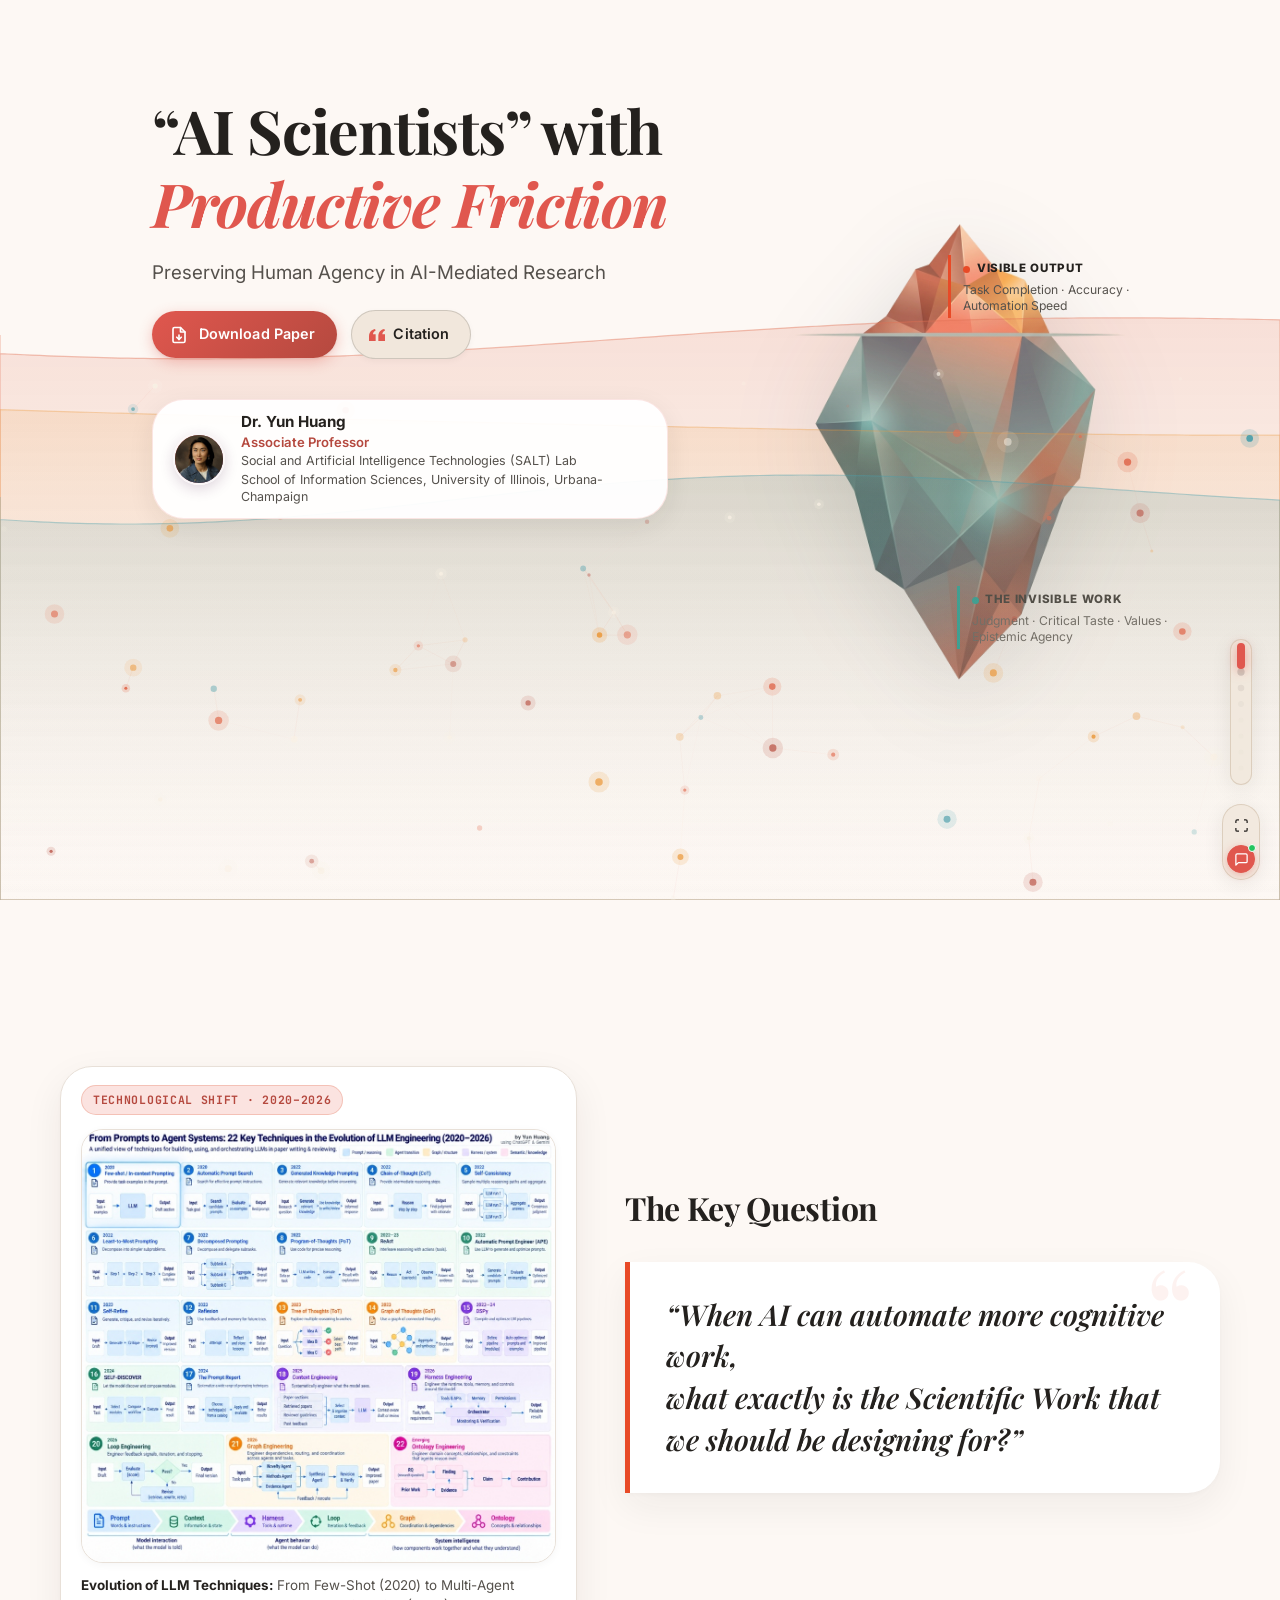
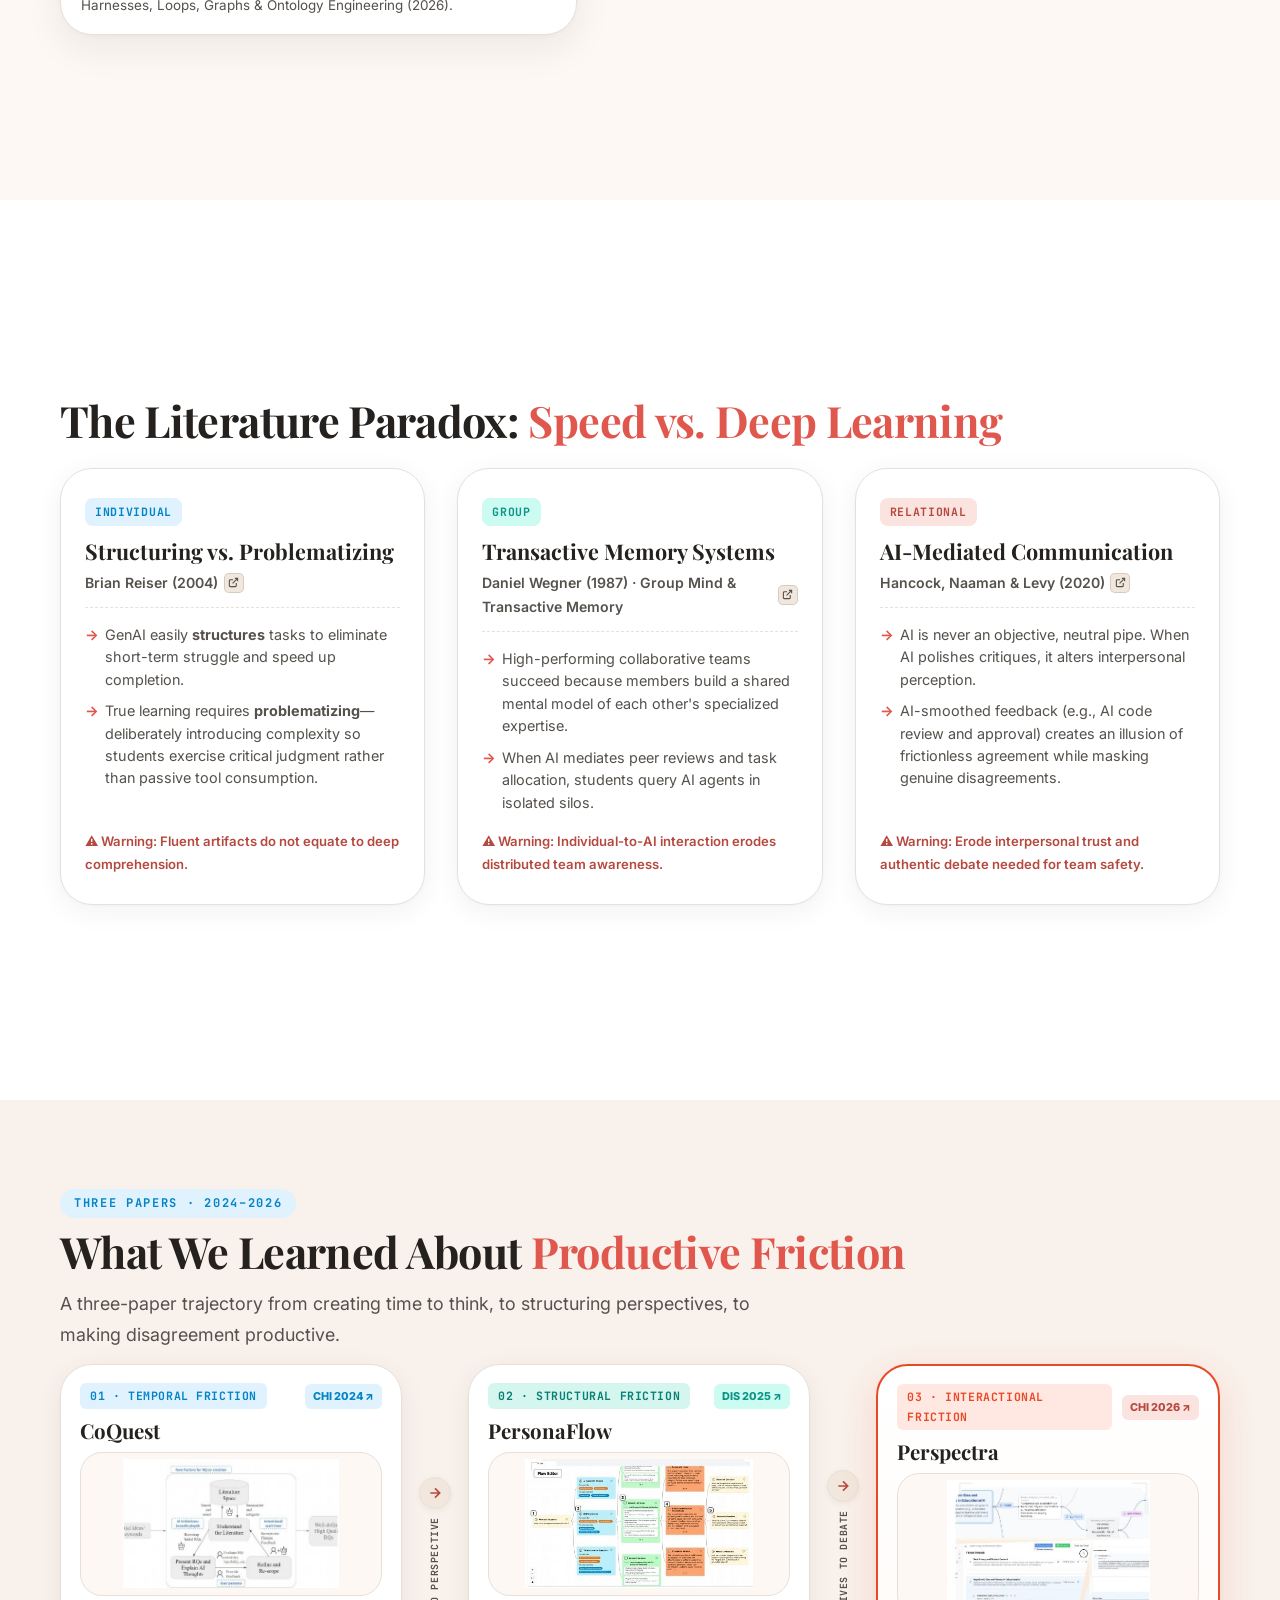
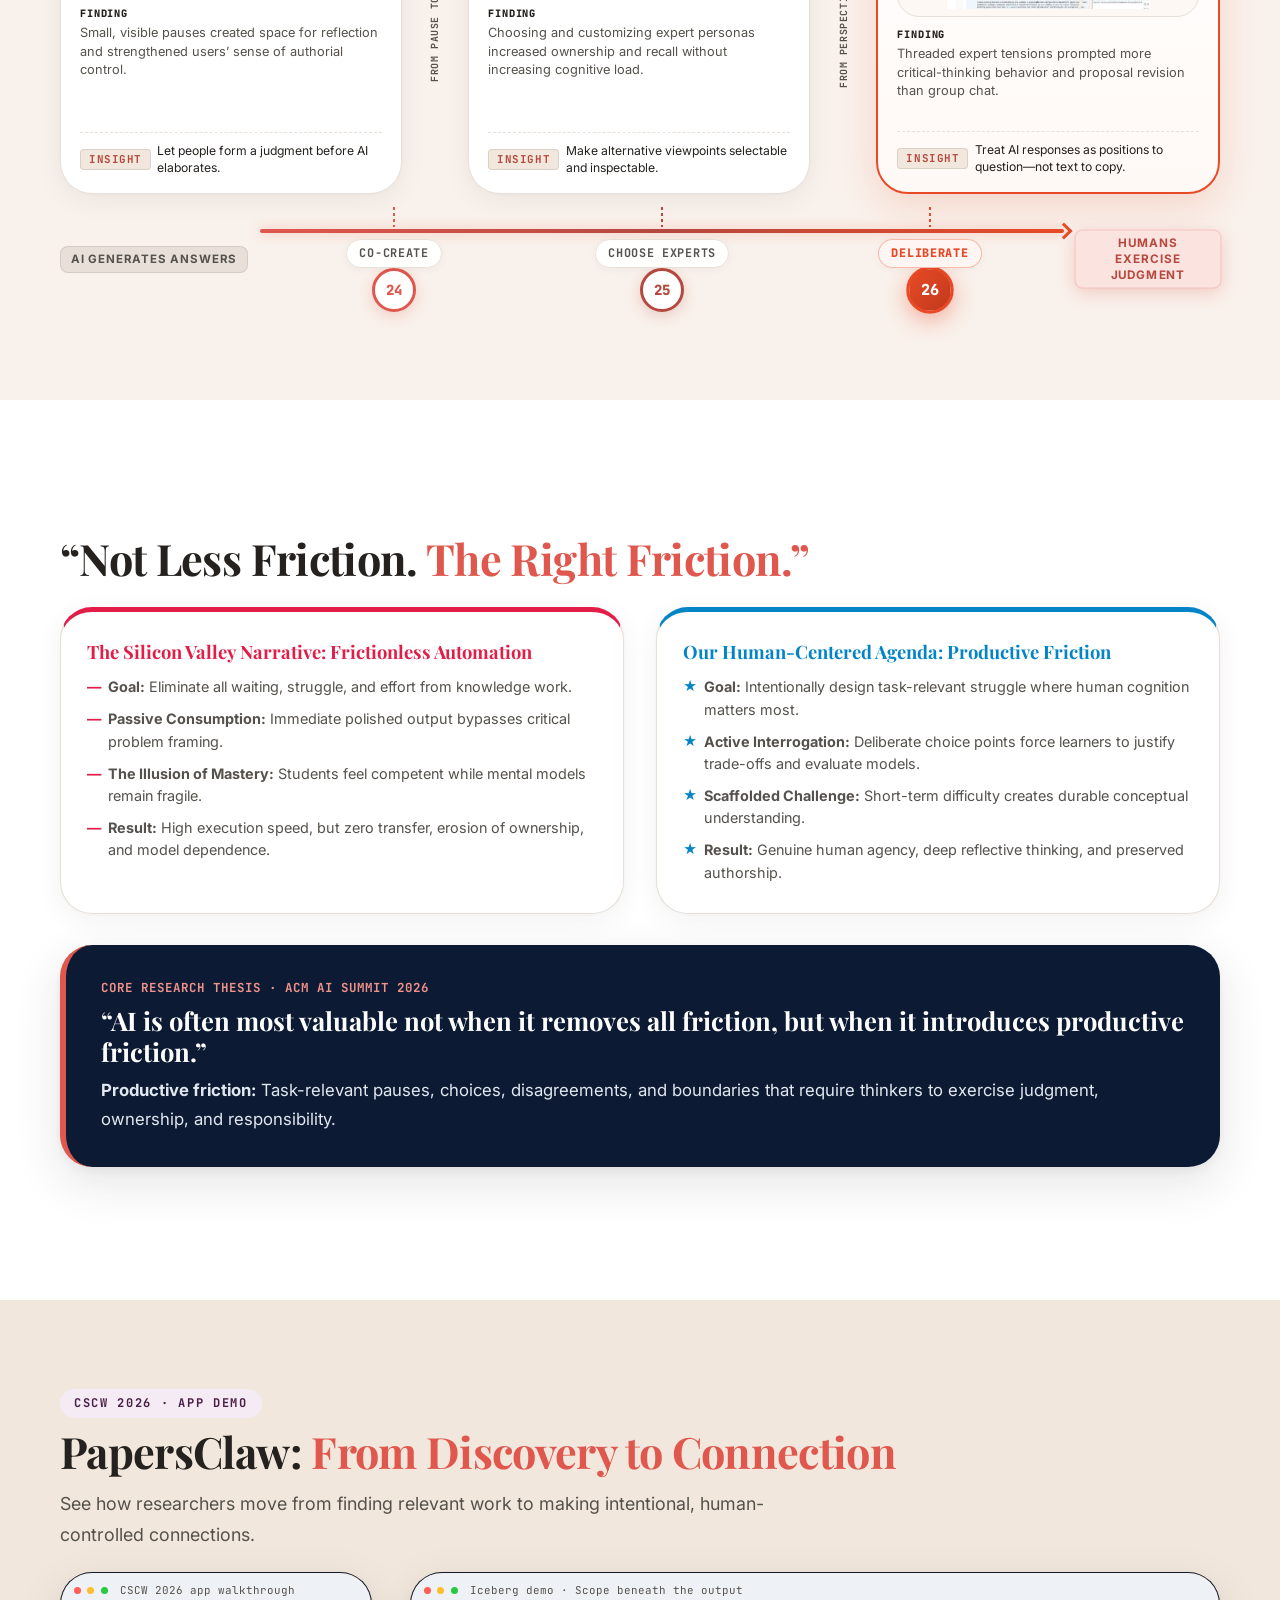
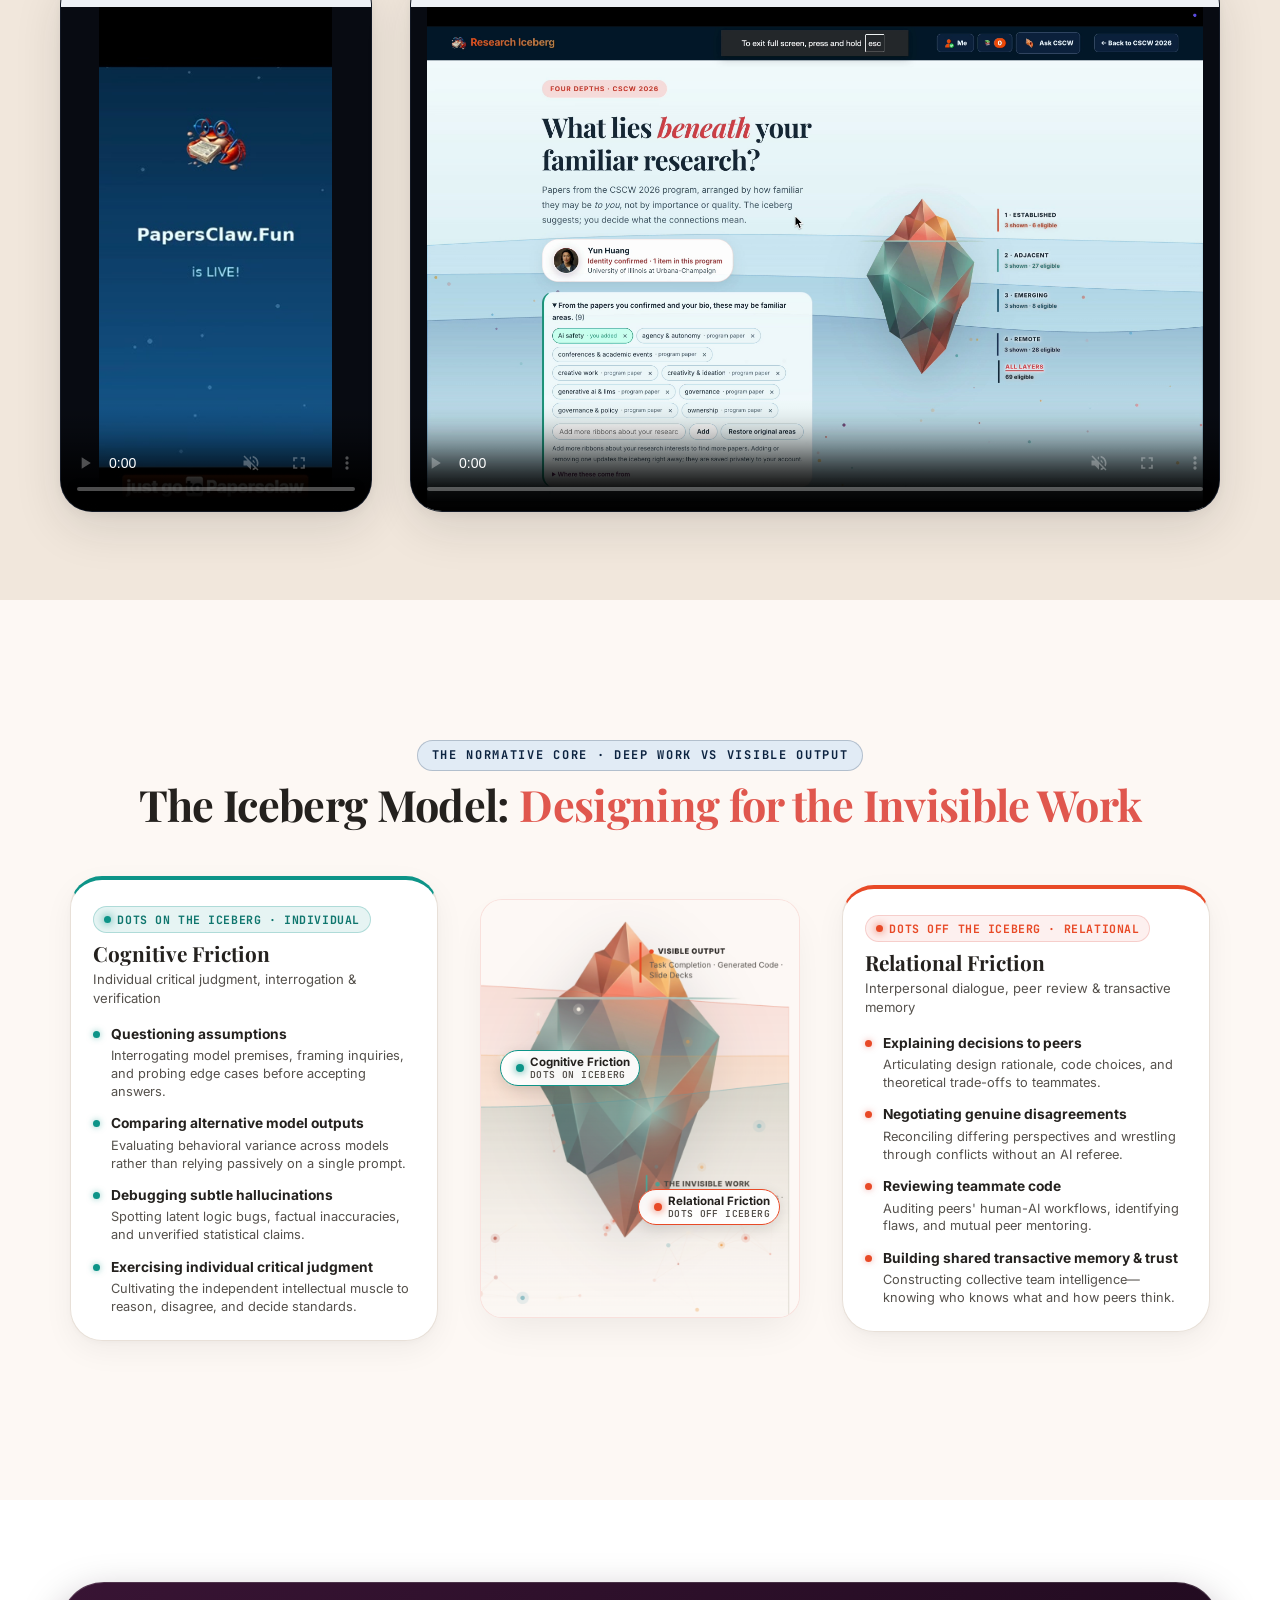
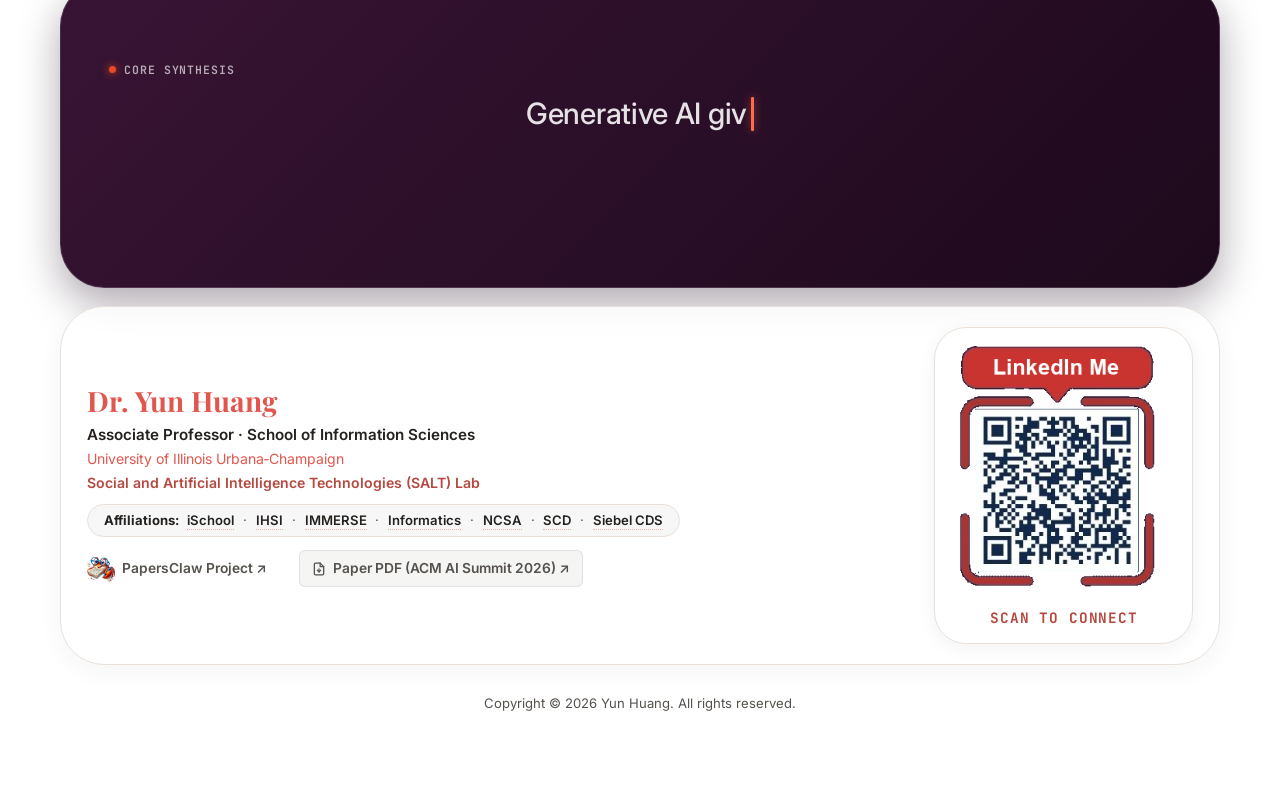
<file: talk/index.html>
<!DOCTYPE html> <html lang="en"> <head> <meta charset="UTF-8"> <meta name="viewport" content="width=device-width,initial-scale=1"> <title>“AI Scientists” with Productive Friction — Dr. Yun Huang · ACM AI Summit 2026</title> <meta name="description" content="“AI Scientists” with Productive Friction: Preserving Human Agency in AI-Mediated Research. An interactive scrollytelling presentation by Dr. Yun Huang at ACM AI Summit 2026."> <meta property="og:title" content="“AI Scientists” with Productive Friction — Dr. Yun Huang | ACM AI Summit 2026"> <meta property="og:type" content="article"> <link rel="icon" type="image/svg+xml" href="assets/favicon-ebc43a2da7.svg"> <link rel="stylesheet" href="assets/styles-86361eee10.css"> <script async src="https://www.googletagmanager.com/gtag/js?id=G-7DETVVKDY9"></script> <script>function gtag(){dataLayer.push(arguments)}window.dataLayer=window.dataLayer||[],gtag("js",new Date),gtag("config","G-7DETVVKDY9")</script> <style>
.hero-description {
  margin-bottom: 1.35rem !important;
}
.hero-action-bar {
  display: flex;
  align-items: center;
  flex-wrap: wrap;
  gap: 0.9rem;
  margin-bottom: clamp(2rem, 4.5vh, 3.2rem);
}
.hero-pdf-btn {
  display: inline-flex;
  align-items: center;
  gap: 0.65rem;
  padding: 0.68rem 1.35rem 0.68rem 1.15rem;
  background: linear-gradient(135deg, var(--coral, #E0574E) 0%, var(--terracotta, #B5493F) 100%);
  color: #ffffff !important;
  text-decoration: none;
  border-radius: 999px;
  font-family: var(--font-body, sans-serif);
  font-size: 0.9rem;
  font-weight: 600;
  letter-spacing: 0.01em;
  box-shadow: 0 4px 14px rgba(224, 87, 78, 0.32), 0 1px 3px rgba(0, 0, 0, 0.08);
  transition: all 0.22s cubic-bezier(0.16, 1, 0.3, 1);
  cursor: pointer;
}
.hero-pdf-btn:hover {
  transform: translateY(-2px);
  box-shadow: 0 6px 20px rgba(224, 87, 78, 0.45), 0 2px 6px rgba(0, 0, 0, 0.1);
  background: linear-gradient(135deg, #e66259 0%, #bd4f45 100%);
  color: #ffffff !important;
}
.hero-pdf-btn:active {
  transform: translateY(0);
  box-shadow: 0 2px 8px rgba(224, 87, 78, 0.35);
}
.hero-pdf-btn svg {
  flex-shrink: 0;
  stroke: #ffffff;
}
.hero-pdf-pill {
  display: inline-block;
  padding: 0.2rem 0.6rem;
  background: rgba(255, 255, 255, 0.24);
  border: 1px solid rgba(255, 255, 255, 0.38);
  border-radius: 999px;
  font-size: 0.72rem;
  font-weight: 700;
  letter-spacing: 0.04em;
  text-transform: uppercase;
  color: #ffffff;
}
.nav-btn--pdf {
  display: inline-flex;
  align-items: center;
  gap: 0.4rem;
  background: var(--sand, #F5F2EB);
  border: 1px solid rgba(85, 81, 76, 0.2);
  color: var(--charcoal, #242220) !important;
  padding: 0.35rem 0.8rem;
  border-radius: 20px;
  font-family: var(--font-body, sans-serif);
  font-size: 0.8rem;
  font-weight: 600;
  text-decoration: none;
  cursor: pointer;
  transition: all 0.2s ease;
}
.nav-btn--pdf:hover {
  background: var(--coral-pale, #FBE3E0);
  color: var(--terracotta, #B5493F) !important;
  border-color: rgba(224, 87, 78, 0.3);
}
.footer-pdf-download {
  display: inline-flex;
  align-items: center;
  gap: 0.45rem;
  color: var(--slate, #55514C) !important;
  font-size: 0.82rem;
  font-weight: 600;
  text-decoration: none;
  padding: 0.35rem 0.75rem;
  border-radius: 6px;
  background: rgba(85, 81, 76, 0.06);
  border: 1px solid rgba(85, 81, 76, 0.12);
  transition: all 0.2s ease;
}
.footer-pdf-download:hover {
  background: var(--coral-pale, #FBE3E0);
  color: var(--terracotta, #B5493F) !important;
  border-color: rgba(224, 87, 78, 0.3);
}
.hero-action-bar {
  display: flex;
  align-items: center;
  flex-wrap: wrap;
  gap: 0.85rem;
  margin-bottom: clamp(2rem, 4.5vh, 3.2rem);
}
.hero-cite-btn {
  display: inline-flex;
  align-items: center;
  gap: 0.55rem;
  padding: 0.68rem 1.25rem 0.68rem 1.05rem;
  background: var(--sand, #F5F2EB);
  color: var(--charcoal, #242220) !important;
  border: 1px solid rgba(85, 81, 76, 0.22);
  text-decoration: none;
  border-radius: 999px;
  font-family: var(--font-body, sans-serif);
  font-size: 0.9rem;
  font-weight: 600;
  letter-spacing: 0.01em;
  box-shadow: 0 2px 6px rgba(0, 0, 0, 0.04);
  transition: all 0.22s cubic-bezier(0.16, 1, 0.3, 1);
  cursor: pointer;
}
.hero-cite-btn:hover {
  transform: translateY(-2px);
  background: var(--coral-pale, #FBE3E0);
  color: var(--terracotta, #B5493F) !important;
  border-color: rgba(224, 87, 78, 0.35);
  box-shadow: 0 4px 12px rgba(224, 87, 78, 0.18);
}
.hero-cite-btn:active {
  transform: translateY(0);
}
.hero-cite-btn svg {
  flex-shrink: 0;
  fill: var(--coral, #E0574E);
}
.hero-cite-view-btn {
  display: inline-flex;
  align-items: center;
  gap: 0.4rem;
  padding: 0.68rem 1rem;
  background: transparent;
  color: var(--slate, #55514C);
  border: 1px dashed rgba(85, 81, 76, 0.3);
  border-radius: 999px;
  font-family: var(--font-body, sans-serif);
  font-size: 0.86rem;
  font-weight: 600;
  cursor: pointer;
  transition: all 0.2s ease;
}
.hero-cite-view-btn:hover {
  background: rgba(85, 81, 76, 0.08);
  color: var(--charcoal, #242220);
  border-style: solid;
}
.citation-code-block {
  margin: 1rem 0;
  padding: 1rem;
  background: #1e1d1b;
  color: #f1ede4;
  border-radius: 8px;
  font-family: var(--font-mono, monospace);
  font-size: 0.76rem;
  line-height: 1.5;
  white-space: pre-wrap;
  word-break: break-all;
  overflow-x: auto;
  border: 1px solid rgba(255, 255, 255, 0.1);
  text-align: left;
}
.modal-cite-actions {
  display: flex;
  align-items: center;
  flex-wrap: wrap;
  gap: 0.8rem;
  margin-top: 1.2rem;
}
.btn-copy-cite {
  display: inline-flex;
  align-items: center;
  gap: 0.4rem;
  padding: 0.5rem 1rem;
  border-radius: 20px;
  border: 1px solid rgba(85, 81, 76, 0.25);
  background: var(--sand, #F5F2EB);
  font-family: var(--font-body, sans-serif);
  font-size: 0.82rem;
  font-weight: 600;
  color: var(--charcoal, #242220);
  cursor: pointer;
  transition: all 0.2s ease;
}
.btn-copy-cite:hover {
  background: var(--coral-pale, #FBE3E0);
  color: var(--terracotta, #B5493F);
  border-color: rgba(224, 87, 78, 0.3);
}
</style>
</head> <body> <div class="progress-bar" aria-hidden="true"></div> <div class="top-hover-zone" id="topHoverZone" aria-hidden="true"></div> <header class="nav-header on-first-page" id="topNav"> <div class="nav-brand"> <div class="nav-logo" aria-hidden="true">YH</div> <div class="nav-title"> Dr. Yun Huang <span>Associate Professor · School of Information Sciences, University of Illinois, Urbana-Champaign</span> </div> </div> <div class="nav-controls"> <div class="course-badge"> <svg width="12" height="12" viewBox="0 0 24 24" fill="none" stroke="currentColor" stroke-width="2.5"> <circle cx="12" cy="12" r="10"/> <path d="M12 16v-4m0-4h.01"/> </svg> ACM AI Summit 2026 </div> </div> </header> <nav class="vertical-progress-dock" id="verticalProgressDock" aria-label="8-Slide Deck Progress"> <div class="dock-thumb" id="dockThumb" role="slider" aria-label="Slide Scrubber" aria-valuemin="1" aria-valuemax="8" aria-valuenow="1" tabindex="0" title="Drag up or down to scrub through slides"> <span class="thumb-tooltip" id="thumbTooltip">0:00 · The Pedagogical Pivot</span> </div> <a href="#slide-1" class="vertical-progress-pill active" data-slide="1" aria-label="Slide 1: The Pedagogical Pivot"> <span class="pill-tooltip">0:00 · The Pedagogical Pivot</span> </a> <a href="#slide-2" class="vertical-progress-pill" data-slide="2" aria-label="Slide 2: The Central Question"> <span class="pill-tooltip">0:30 · The Central Question</span> </a> <a href="#slide-3" class="vertical-progress-pill" data-slide="3" aria-label="Slide 3: Literature Paradox"> <span class="pill-tooltip">0:45 · Literature Paradox</span> </a> <a href="#slide-4" class="vertical-progress-pill" data-slide="4" aria-label="Slide 4: 4 Types of Friction"> <span class="pill-tooltip">1:15 · 4 Types of Friction</span> </a> <a href="#slide-5" class="vertical-progress-pill" data-slide="5" aria-label="Slide 5: The Right Friction"> <span class="pill-tooltip">1:55 · The Right Friction</span> </a> <a href="#slide-6" class="vertical-progress-pill" data-slide="6" aria-label="Slide 6: PapersClaw CSCW App Demo"> <span class="pill-tooltip">2:35 · PapersClaw App Demo</span> </a> <a href="#slide-7" class="vertical-progress-pill" data-slide="7" aria-label="Slide 7: The Iceberg Model"> <span class="pill-tooltip">3:05 · The Iceberg Model</span> </a> <a href="#slide-9" class="vertical-progress-pill" data-slide="9" aria-label="Slide 8: Designing for Invisible Work"> <span class="pill-tooltip">3:50 · Designing for Invisible Work</span> </a> </nav> <div class="bottom-controls" id="bottomControls" aria-label="Presenter Controls"> <button class="bottom-btn" id="btnFullscreen" aria-label="Toggle Fullscreen" title="Toggle Fullscreen (F)"> <svg width="15" height="15" viewBox="0 0 24 24" fill="none" stroke="currentColor" stroke-width="2"> <path d="M8 3H5a2 2 0 0 0-2 2v3m18 0V5a2 2 0 0 0-2-2h-3m0 18h3a2 2 0 0 0 2-2v-3M3 16v3a2 2 0 0 0 2 2h3"/> </svg> <span class="btn-tooltip">Fullscreen (F)</span> </button> <button class="bottom-btn cw-launcher" id="cwLauncher" aria-label="Contact Us" title="Contact Us" aria-haspopup="dialog" aria-expanded="false"> <span class="cw-ping"></span> <svg class="cw-icon-msg" width="15" height="15" viewBox="0 0 24 24" fill="none" stroke="currentColor" stroke-width="2" stroke-linecap="round" stroke-linejoin="round"> <path d="M21 15a2 2 0 0 1-2 2H7l-4 4V5a2 2 0 0 1 2-2h14a2 2 0 0 1 2 2z"/> </svg> <svg class="cw-icon-close" width="15" height="15" viewBox="0 0 24 24" fill="none" stroke="currentColor" stroke-width="2" stroke-linecap="round" stroke-linejoin="round"> <line x1="18" y1="6" x2="6" y2="18"/> <line x1="6" y1="6" x2="18" y2="18"/> </svg> <span class="btn-tooltip">Contact Us</span> </button> </div> <section class="section section--cream hero" id="slide-1"> <canvas id="heroWaveCanvas" class="hero-wave-canvas" aria-hidden="true"></canvas> <div class="hero-inner"> <div class="hero-text"> <h1 class="hero-title"> “AI Scientists” with<br><em>Productive Friction</em> </h1> <p class="hero-description"> Preserving Human Agency in AI-Mediated Research </p> <div class="hero-action-bar"><a href="assets/Huang-ACM_AI_Summit.pdf" download="Huang-ACM_AI_Summit.pdf" class="hero-pdf-btn" id="heroPdfBtn" title="Download Paper PDF — ACM AI Summit 2026"><svg width="18" height="18" viewBox="0 0 24 24" fill="none" stroke="currentColor" stroke-width="2.2" stroke-linecap="round" stroke-linejoin="round"><path d="M14 2H6a2 2 0 0 0-2 2v16a2 2 0 0 0 2 2h12a2 2 0 0 0 2-2V8z"/><polyline points="14 2 14 8 20 8"/><line x1="12" y1="12" x2="12" y2="18"/><polyline points="9 15 12 18 15 15"/></svg> <span class="hero-pdf-label">Download Paper</span></a> <a href="assets/Huang-ACM_AI_Summit.bib" download="Huang-ACM_AI_Summit.bib" class="hero-cite-btn" id="heroCiteBtn" title="Download BibTeX Citation (Huang-ACM_AI_Summit.bib)"><svg width="16" height="16" viewBox="0 0 24 24" fill="currentColor"><path d="M14.017 21v-7.391c0-5.704 3.731-9.57 8.983-10.609l.995 2.151c-2.432.917-3.995 3.638-3.995 5.849h4v10h-9.983zm-14.017 0v-7.391c0-5.704 3.748-9.57 9-10.609l.996 2.151c-2.433.917-3.996 3.638-3.996 5.849h3.983v10h-9.983z"/></svg> <span class="hero-cite-label">Citation</span></a></div> <div class="hero-speaker"> <div class="hero-speaker-avatar"> <img src="assets/yun_huang-ee973b3f09.jpg" alt="Dr. Yun Huang"> </div> <div class="hero-speaker-info"> <strong>Dr. Yun Huang</strong> <span class="speaker-role">Associate Professor</span> <span class="speaker-affiliation">Social and Artificial Intelligence Technologies (SALT) Lab</span> <span class="speaker-affiliation">School of Information Sciences, University of Illinois, Urbana-Champaign</span> </div> </div> </div> <div class="hero-visual"> <div class="hero-iceberg-wrapper"> <img src="assets/hero_iceberg-2773c8cdfe.png" alt="Experiential Learning Iceberg Model" class="hero-iceberg-img"> <div class="hero-iceberg-tag hero-iceberg-tag--above"> <div class="tag-title"><span class="dot"></span> Visible Output</div> <span class="tag-sub">Task Completion · Accuracy · Automation Speed</span> </div> <div class="hero-iceberg-tag hero-iceberg-tag--below"> <div class="tag-title"><span class="dot dot--teal"></span> The Invisible Work</div> <span class="tag-sub">Judgment · Critical Taste · Values · Epistemic Agency</span> </div> </div> </div> </div> </section> <section class="section section--cream central-question-page" id="slide-2" style="background:var(--cream)!important"> <div class="section-inner"> <div class="question-page-grid"> <div class="question-page-media reveal-left"> <div class="infographic-preview-card" data-popup-target="modal-prompt-evolution" role="button" tabindex="0" title="Click to view full high-res infographic"> <div class="infographic-badge-bar"> <span class="infographic-pill">Technological Shift · 2020–2026</span> </div> <div class="infographic-image-frame"> <img src="assets/prompt_evolution-57bba3d2ba.jpg" alt="From Prompts to Agent Systems: 22 Key Techniques in the Evolution of LLM Engineering (2020-2026)"> </div> <div class="infographic-caption-bar"> <strong>Evolution of LLM Techniques:</strong> From Few-Shot (2020) to Multi-Agent Harnesses, Loops, Graphs & Ontology Engineering (2026). </div> </div> </div> <div class="question-page-content reveal-right"> <h2 class="question-page-heading">The Key Question</h2> <div class="hero-question-display"> <blockquote class="hero-question-quote"> “When AI can automate more cognitive work,<br> what exactly is the Scientific Work that we should be designing for?” </blockquote> </div> </div> </div> </div> </section> <section class="section section--white" id="slide-3"> <div class="section-inner"> <div class="section-header reveal"> <h2>The Literature Paradox: <span class="accent">Speed vs. Deep Learning</span></h2> </div> <div class="theory-trio reveal stagger"> <div class="theory-card" style="--i:0"> <span class="theory-badge badge-sky">Individual</span> <h3> <a href="https://doi.org/10.1207/s15327809jls1303_2" target="_blank" rel="noopener" class="paper-link" title="Read Brian Reiser (2004) Original Paper"> Structuring vs. Problematizing </a> </h3> <div class="theory-author"> <a href="https://doi.org/10.1207/s15327809jls1303_2" target="_blank" rel="noopener" class="author-citation-link" title="Brian Reiser (2004) Journal of the Learning Sciences"> Brian Reiser (2004) <span class="citation-icon-btn" aria-label="Open paper"><svg width="11" height="11" viewBox="0 0 24 24" fill="none" stroke="currentColor" stroke-width="2.4"> <path d="M18 13v6a2 2 0 0 1-2 2H5a2 2 0 0 1-2-2V8a2 2 0 0 1 2-2h6"/> <polyline points="15 3 21 3 21 9"/> <line x1="10" y1="14" x2="21" y2="3"/> </svg></span> </a> </div> <ul class="theory-bullets"> <li>GenAI easily <strong>structures</strong> tasks to eliminate short-term struggle and speed up completion. </li> <li>True learning requires <strong>problematizing</strong>—deliberately introducing complexity so students exercise critical judgment rather than passive tool consumption.</li> </ul> <div class="theory-warning">⚠️ Warning: Fluent artifacts do not equate to deep comprehension.</div> </div> <div class="theory-card" style="--i:1"> <span class="theory-badge badge-teal">Group</span> <h3> <a href="https://doi.org/10.1007/978-1-4612-4634-3_9" target="_blank" rel="noopener" class="paper-link" title="Read Daniel Wegner (1987) Original Paper"> Transactive Memory Systems </a> </h3> <div class="theory-author"> <a href="https://doi.org/10.1007/978-1-4612-4634-3_9" target="_blank" rel="noopener" class="author-citation-link" title="Daniel Wegner (1987) Transactive Memory in Theories of Group Behavior"> Daniel Wegner (1987) · Group Mind &amp; Transactive Memory <span class="citation-icon-btn" aria-label="Open paper"><svg width="11" height="11" viewBox="0 0 24 24" fill="none" stroke="currentColor" stroke-width="2.4"> <path d="M18 13v6a2 2 0 0 1-2 2H5a2 2 0 0 1-2-2V8a2 2 0 0 1 2-2h6"/> <polyline points="15 3 21 3 21 9"/> <line x1="10" y1="14" x2="21" y2="3"/> </svg></span> </a> </div> <ul class="theory-bullets"> <li>High-performing collaborative teams succeed because members build a shared mental model of each other's specialized expertise.</li> <li>When AI mediates peer reviews and task allocation, students query AI agents in isolated silos.</li> </ul> <div class="theory-warning">⚠️ Warning: Individual-to-AI interaction erodes distributed team awareness.</div> </div> <div class="theory-card" style="--i:2"> <span class="theory-badge badge-orange">Relational</span> <h3> <a href="https://doi.org/10.1093/jcmc/zmz022" target="_blank" rel="noopener" class="paper-link" title="Read Hancock et al. (2020) Original Paper"> AI-Mediated Communication </a> </h3> <div class="theory-author"> <a href="https://doi.org/10.1093/jcmc/zmz022" target="_blank" rel="noopener" class="author-citation-link" title="Hancock, Naaman &amp; Levy (2020) Journal of Computer-Mediated Communication"> Hancock, Naaman &amp; Levy (2020) <span class="citation-icon-btn" aria-label="Open paper"><svg width="11" height="11" viewBox="0 0 24 24" fill="none" stroke="currentColor" stroke-width="2.4"> <path d="M18 13v6a2 2 0 0 1-2 2H5a2 2 0 0 1-2-2V8a2 2 0 0 1 2-2h6"/> <polyline points="15 3 21 3 21 9"/> <line x1="10" y1="14" x2="21" y2="3"/> </svg></span> </a> </div> <ul class="theory-bullets"> <li>AI is never an objective, neutral pipe. When AI polishes critiques, it alters interpersonal perception. </li> <li>AI-smoothed feedback (e.g., AI code review and approval) creates an illusion of frictionless agreement while masking genuine disagreements. </li> </ul> <div class="theory-warning">⚠️ Warning: Erode interpersonal trust and authentic debate needed for team safety. </div> </div> </div> </div> </section> <section class="section section--sand-warm" id="slide-4"> <div class="section-inner"> <div class="section-header reveal"> <div class="section-label section-label--sky">Three Papers · 2024–2026</div> <h2>What We Learned About <span class="accent">Productive Friction</span></h2> <p class="section-desc">A three-paper trajectory from creating time to think, to structuring perspectives, to making disagreement productive.</p> </div> <div class="goals-timeline paper-findings-timeline reveal" id="paperFindingsTimeline"> <div class="timeline-cards-row"> <article class="timeline-card paper-finding-card" style="--i:0" data-popup-target="modal-coquest"> <div class="paper-card-topline"> <span class="timeline-level-badge level-operational">01 · Temporal Friction</span> <a href="https://dl.acm.org/doi/10.1145/3613904.3642698" target="_blank" rel="noopener" class="paper-venue-link badge-sky" onclick="event.stopPropagation()">CHI 2024 ↗</a> </div> <h4>CoQuest</h4> <div class="paper-finding-image"><img src="assets/system_1_coquest-d60890f444.png" alt="CoQuest research-question co-creation interface"></div> <p><span class="paper-copy-label">Finding</span> Small, visible pauses created space for reflection and strengthened users’ sense of authorial control.</p> <div class="evolution-card-meta"><span class="meta-tag">Insight</span> Let people form a judgment before AI elaborates.</div> </article> <div class="timeline-flow-connector" aria-hidden="true"> <div class="flow-circle"><svg width="16" height="16" viewBox="0 0 24 24" fill="none" stroke="currentColor" stroke-width="2.5"><path d="M5 12h14M12 5l7 7-7 7"/></svg></div> <span class="flow-text">From pause to perspective</span> </div> <article class="timeline-card paper-finding-card" style="--i:1" data-popup-target="modal-personaflow"> <div class="paper-card-topline"> <span class="timeline-level-badge paper-badge--teal">02 · Structural Friction</span> <a href="https://dl.acm.org/doi/10.1145/3715336.3735789" target="_blank" rel="noopener" class="paper-venue-link badge-teal" onclick="event.stopPropagation()">DIS 2025 ↗</a> </div> <h4>PersonaFlow</h4> <div class="paper-finding-image"><img src="assets/system_2_personaflow-a71bd5ab13.png" alt="PersonaFlow expert-persona ideation interface"></div> <p><span class="paper-copy-label">Finding</span> Choosing and customizing expert personas increased ownership and recall without increasing cognitive load.</p> <div class="evolution-card-meta"><span class="meta-tag">Insight</span> Make alternative viewpoints selectable and inspectable.</div> </article> <div class="timeline-flow-connector" aria-hidden="true"> <div class="flow-circle"><svg width="16" height="16" viewBox="0 0 24 24" fill="none" stroke="currentColor" stroke-width="2.5"><path d="M5 12h14M12 5l7 7-7 7"/></svg></div> <span class="flow-text">From perspectives to debate</span> </div> <article class="timeline-card timeline-card--culmination paper-finding-card" style="--i:2" data-popup-target="modal-perspectra"> <div class="paper-card-topline"> <span class="timeline-level-badge level-relational">03 · Interactional Friction</span> <a href="https://dl.acm.org/doi/10.1145/3772318.3791560" target="_blank" rel="noopener" class="paper-venue-link badge-orange" onclick="event.stopPropagation()">CHI 2026 ↗</a> </div> <h4>Perspectra</h4> <div class="paper-finding-image"><img src="assets/system_3_perspectra-02768c601d.png" alt="Perspectra multi-agent deliberation interface"></div> <p><span class="paper-copy-label">Finding</span> Threaded expert tensions prompted more critical-thinking behavior and proposal revision than group chat.</p> <div class="evolution-card-meta"><span class="meta-tag">Insight</span> Treat AI responses as positions to question—not text to copy.</div> </article> </div> <div class="timeline-track-header"> <div class="timeline-track-with-labels"> <span class="timeline-edge-label timeline-edge-label--start">AI generates answers</span> <div class="timeline-track-inner"> <div class="timeline-milestones"> <div class="timeline-milestone milestone-1"><div class="milestone-dot"><span class="dot-num">24</span></div><div class="milestone-time">Co-create</div><div class="milestone-stem"></div></div> <div class="timeline-milestone milestone-2"><div class="milestone-dot"><span class="dot-num">25</span></div><div class="milestone-time">Choose experts</div><div class="milestone-stem"></div></div> <div class="timeline-milestone milestone-3"><div class="milestone-dot"><span class="dot-num">26</span></div><div class="milestone-time">Deliberate</div><div class="milestone-stem"></div></div> </div> <div class="timeline-track-line" aria-hidden="true"><div class="timeline-track-fill"></div><div class="timeline-track-arrow"></div></div> </div> <span class="timeline-edge-label timeline-edge-label--end">Humans exercise judgment</span> </div> </div> </div> </div> </section> <section class="section section--white" id="slide-5"> <div class="section-inner"> <div class="section-header reveal"> <h2>“Not Less Friction. <span class="accent">The Right Friction.”</span></h2> </div> <div class="friction-compare-grid reveal stagger"> <div class="compare-card compare-card--sv" style="--i:0"> <h4>The Silicon Valley Narrative: Frictionless Automation</h4> <ul> <li><strong>Goal:</strong> Eliminate all waiting, struggle, and effort from knowledge work.</li> <li><strong>Passive Consumption:</strong> Immediate polished output bypasses critical problem framing.</li> <li><strong>The Illusion of Mastery:</strong> Students feel competent while mental models remain fragile. </li> <li><strong>Result:</strong> High execution speed, but zero transfer, erosion of ownership, and model dependence.</li> </ul> </div> <div class="compare-card compare-card--hcd" style="--i:1"> <h4>Our Human-Centered Agenda: Productive Friction</h4> <ul> <li><strong>Goal:</strong> Intentionally design task-relevant struggle where human cognition matters most. </li> <li><strong>Active Interrogation:</strong> Deliberate choice points force learners to justify trade-offs and evaluate models.</li> <li><strong>Scaffolded Challenge:</strong> Short-term difficulty creates durable conceptual understanding. </li> <li><strong>Result:</strong> Genuine human agency, deep reflective thinking, and preserved authorship.</li> </ul> </div> </div> <div class="thesis-box thesis-box--closing reveal"> <div class="thesis-tag">Core Research Thesis · ACM AI Summit 2026</div> <h3>“AI is often most valuable not when it removes all friction, but when it introduces productive friction.” </h3> <p> <strong>Productive friction:</strong> Task-relevant pauses, choices, disagreements, and boundaries that require thinkers to exercise judgment, ownership, and responsibility. </p> </div> </div> </section> <section class="section section--sand" id="slide-6"> <div class="section-inner"> <div class="section-header reveal"> <div class="section-label section-label--plum">CSCW 2026 · App Demo</div> <h2>PapersClaw: <span class="accent">From Discovery to Connection</span></h2> <p class="section-desc">See how researchers move from finding relevant work to making intentional, human-controlled connections.</p> </div> <div class="cscw-demo-layout cscw-demo-layout--two-videos reveal"> <div class="cscw-demo-video-shell"> <div class="cscw-demo-browser-bar"> <span class="browser-dot dot-red"></span> <span class="browser-dot dot-yellow"></span> <span class="browser-dot dot-green"></span> <span>CSCW 2026 app walkthrough</span> </div> <video class="cscw-demo-video" controls autoplay loop muted playsinline preload="auto" poster="assets/papersclaw_cscw26_demo_poster-3f383e88e5.jpg"> <source src="assets/papersclaw_cscw26_demo-783a9b3ff5.mp4" type="video/mp4"> Your browser does not support embedded video. </video> </div> <div class="cscw-demo-video-shell"> <div class="cscw-demo-browser-bar"> <span class="browser-dot dot-red"></span> <span class="browser-dot dot-yellow"></span> <span class="browser-dot dot-green"></span> <span>Iceberg demo · Scope beneath the output</span> </div> <video class="cscw-demo-video" controls autoplay loop muted playsinline preload="auto" poster="assets/papersclaw_iceberg_demo_poster-9287ab95f7.jpg"> <source src="assets/papersclaw_iceberg_demo-631fe90a2d.mp4" type="video/mp4"> Your browser does not support embedded video. </video> </div> </div> </div> </section> <section class="section section--cream" id="slide-7"> <div class="section-inner"> <div class="section-header text-center reveal"> <div class="section-label section-label--navy">The Normative Core · Deep Work vs Visible Output</div> <h2>The Iceberg Model: <span class="accent">Designing for the Invisible Work</span></h2> </div> <div class="iceberg-friction-stage reveal"> <div class="friction-pillar-card friction-pillar-card--cognitive"> <div class="friction-card-header"> <span class="friction-pill friction-pill--cognitive"> <span class="beacon beacon--cyan"></span> Dots On the Iceberg · Individual </span> <h3>Cognitive Friction</h3> <p class="friction-card-tagline">Individual critical judgment, interrogation &amp; verification</p> </div> <ul class="friction-feature-list"> <li> <div class="feature-bullet feature-bullet--cyan"></div> <div class="feature-text"> <strong>Questioning assumptions</strong> <span>Interrogating model premises, framing inquiries, and probing edge cases before accepting answers.</span> </div> </li> <li> <div class="feature-bullet feature-bullet--cyan"></div> <div class="feature-text"> <strong>Comparing alternative model outputs</strong> <span>Evaluating behavioral variance across models rather than relying passively on a single prompt.</span> </div> </li> <li> <div class="feature-bullet feature-bullet--cyan"></div> <div class="feature-text"> <strong>Debugging subtle hallucinations</strong> <span>Spotting latent logic bugs, factual inaccuracies, and unverified statistical claims.</span> </div> </li> <li> <div class="feature-bullet feature-bullet--cyan"></div> <div class="feature-text"> <strong>Exercising individual critical judgment</strong> <span>Cultivating the independent intellectual muscle to reason, disagree, and decide standards.</span> </div> </li> </ul> </div> <div class="iceberg-center-visual"> <div class="iceberg-img-frame"> <img src="assets/iceberg_friction-0543b39f7b.png" alt="The Iceberg Model: What Must Stay Human" class="iceberg-display-img"> <div class="iceberg-pin pin--cognitive"> <span class="pin-ring"></span> <span class="pin-dot"></span> <span class="pin-label">Cognitive Friction<small>Dots On Iceberg</small></span> </div> <div class="iceberg-pin pin--relational"> <span class="pin-ring"></span> <span class="pin-dot"></span> <span class="pin-label">Relational Friction<small>Dots Off Iceberg</small></span> </div> </div> </div> <div class="friction-pillar-card friction-pillar-card--relational"> <div class="friction-card-header"> <span class="friction-pill friction-pill--relational"> <span class="beacon beacon--coral"></span> Dots Off the Iceberg · Relational </span> <h3>Relational Friction</h3> <p class="friction-card-tagline">Interpersonal dialogue, peer review &amp; transactive memory</p> </div> <ul class="friction-feature-list"> <li> <div class="feature-bullet feature-bullet--coral"></div> <div class="feature-text"> <strong>Explaining decisions to peers</strong> <span>Articulating design rationale, code choices, and theoretical trade-offs to teammates.</span> </div> </li> <li> <div class="feature-bullet feature-bullet--coral"></div> <div class="feature-text"> <strong>Negotiating genuine disagreements</strong> <span>Reconciling differing perspectives and wrestling through conflicts without an AI referee.</span> </div> </li> <li> <div class="feature-bullet feature-bullet--coral"></div> <div class="feature-text"> <strong>Reviewing teammate code</strong> <span>Auditing peers' human-AI workflows, identifying flaws, and mutual peer mentoring.</span> </div> </li> <li> <div class="feature-bullet feature-bullet--coral"></div> <div class="feature-text"> <strong>Building shared transactive memory &amp; trust</strong> <span>Constructing collective team intelligence—knowing who knows what and how peers think.</span> </div> </li> </ul> </div> </div> </div> </section> <section class="section section--white" id="slide-9"> <div class="section-inner"> <div class="typewriter-stage reveal" id="slide12TypewriterStage" role="region" aria-label="Core Synthesis: Generative AI gives us velocity. We choose the direction"> <div class="typewriter-badge"> <span class="tw-badge-text"><span class="tw-badge-dot"></span>Core Synthesis</span> </div> <div class="typewriter-content"> <p class="typewriter-line typewriter-line-1" id="twLine1">Generative AI gives us velocity</p> <p class="typewriter-line typewriter-line-2" id="twLine2">We choose the&nbsp;<span class="direction-accent">direction</span></p> </div> <span class="typewriter-cursor" id="twCursor" aria-hidden="true"></span> </div> <div class="finale-footnote-stage reveal"> <div class="footnote-profile-group"> <div class="footer-brand"> <h3><a href="https://ischool.illinois.edu/people/yun-huang" target="_blank" rel="noopener" title="Dr. Yun Huang — iSchool Profile">Dr. Yun Huang</a></h3> </div> <p class="footer-role">Associate Professor · School of Information Sciences</p> <p class="footer-institution"><a href="https://illinois.edu/" target="_blank" rel="noopener" title="University of Illinois Urbana‑Champaign">University of Illinois Urbana&#8209;Champaign</a></p> <p class="footer-lab">Social and Artificial Intelligence Technologies (SALT) Lab</p> <div class="footer-affiliations"> <span class="affil-title">Affiliations:</span> <a href="https://ischool.illinois.edu/" target="_blank" rel="noopener" title="School of Information Sciences">iSchool</a> · <a href="https://healthinstitute.illinois.edu/" target="_blank" rel="noopener" title="Interdisciplinary Health Sciences Institute">IHSI</a> · <a href="https://immerse.illinois.edu/" target="_blank" rel="noopener" title="IMMERSE: Center for Immersive Computing">IMMERSE</a> · <a href="https://informatics.illinois.edu/" target="_blank" rel="noopener" title="Illinois Informatics">Informatics</a> · <a href="https://www.ncsa.illinois.edu/" target="_blank" rel="noopener" title="National Center for Supercomputing Applications">NCSA</a> · <a href="https://designcenter.illinois.edu/" target="_blank" rel="noopener" title="Siebel Center for Design">SCD</a> · <a href="https://siebelschool.illinois.edu/" target="_blank" rel="noopener" title="Siebel School of Computing and Data Science">Siebel CDS</a> </div> <div class="footer-links"> <a href="https://papersclaw.fun" target="_blank" rel="noopener"><img src="assets/papersclaw_logo-d94a04caf1.png" alt="" class="footer-link-logo">PapersClaw Project ↗</a> <a href="assets/Huang-ACM_AI_Summit.pdf" download="Huang-ACM_AI_Summit.pdf" class="footer-pdf-download" title="Download Paper PDF — ACM AI Summit 2026"><svg width="14" height="14" viewBox="0 0 24 24" fill="none" stroke="currentColor" stroke-width="2.2" stroke-linecap="round" stroke-linejoin="round"><path d="M14 2H6a2 2 0 0 0-2 2v16a2 2 0 0 0 2 2h12a2 2 0 0 0 2-2V8z"/><polyline points="14 2 14 8 20 8"/><line x1="12" y1="12" x2="12" y2="17"/><polyline points="9 14 12 17 15 14"/></svg> Paper PDF (ACM AI Summit 2026) ↗</a> </div> </div> <a class="footnote-qr-card" href="https://www.linkedin.com/in/huangyun/" target="_blank" rel="noopener" title="Scan or click to connect with Dr. Yun Huang on LinkedIn"> <img src="assets/qr_acm_clean_badge-edc9a7878a.png" alt="QR Code: LinkedIn Me with Dr. Yun Huang" class="footnote-qr-img"> <span class="footnote-qr-label">Scan to connect</span> </a> </div> <p class="footer-meta reveal"> Copyright &copy; 2026 Yun Huang. All rights reserved. </p> </div> </section> <div class="detail-popup" id="modal-coquest"> <div class="detail-popup-overlay"></div> <div class="detail-popup-content"> <button class="detail-popup-close" aria-label="Close modal">✕</button> <a href="https://dl.acm.org/doi/10.1145/3613904.3642698" target="_blank" rel="noopener" class="system-tag badge-sky modal-tag-link" title="Open in ACM Digital Library"> ACM CHI 2024 · Best Paper Honorable Mention ↗ </a> <h3 class="modal-title">CoQuest: <span class="accent">Temporal Friction</span></h3> <div class="modal-system-img-wrap"> <img src="assets/system_1_coquest-d60890f444.png" alt="CoQuest System Architecture" class="modal-system-img"> </div> <div class="modal-details-grid"> <div class="modal-detail-block"> <div class="quad-section-sub">Interaction Design</div> <p>Iterative research-question branching with observable processing delays and active waiting moments. Treats LLMs as supports for literature-grounded ideation rather than instant streaming.</p> </div> <div class="modal-detail-block"> <div class="quad-section-sub">Preserved Capacity</div> <p>Reflection, control, and felt agency. A small temporal inefficiency creates cognitive space for reflection, correlating with a significantly stronger sense of authorial control.</p> </div> </div> <div class="modal-citation-box"> <div class="citation-head"> <div class="citation-head-left"> <span class="acm-icon-pill">ACM DL</span> <span class="citation-label">Official ACM Publication</span> </div> <a href="https://dl.acm.org/doi/10.1145/3613904.3642698" target="_blank" rel="noopener" class="acm-doi-link"> doi:10.1145/3613904.3642698 ↗ </a> </div> <p class="citation-bib"> Yiren Liu, Si Chen, Haocong Cheng, Mengxia Yu, Xiao Ran, Andrew Mo, Yiliu Tang, Yun Huang. 2024. <strong>CoQuest: Exploring Research Question Co-Creation with an LLM-based Agent</strong>. In <em>Proceedings of the 2024 CHI Conference on Human Factors in Computing Systems (CHI '24)</em>. </p> </div> <p class="modal-classroom-parallel"> <strong>Classroom Parallel:</strong> Requiring students to write down their own predictions and architectural sketches before prompting an AI copilot. </p> </div> </div> <div class="detail-popup" id="modal-personaflow"> <div class="detail-popup-overlay"></div> <div class="detail-popup-content"> <button class="detail-popup-close" aria-label="Close modal">✕</button> <a href="https://dl.acm.org/doi/10.1145/3715336.3735789" target="_blank" rel="noopener" class="system-tag badge-teal modal-tag-link" title="Open in ACM Digital Library"> ACM DIS 2025 ↗ </a> <h3 class="modal-title">PersonaFlow: <span class="accent">Structural Friction</span></h3> <div class="modal-system-img-wrap"> <img src="assets/system_2_personaflow-a71bd5ab13.png" alt="PersonaFlow System Architecture" class="modal-system-img"> </div> <div class="modal-details-grid"> <div class="modal-detail-block"> <div class="quad-section-sub">Interaction Design</div> <p>Users choose and customize expert personas before receiving critique rather than one monolithic authority. Extends single-agent support to inspectable, multi-perspective ideation.</p> </div> <div class="modal-detail-block"> <div class="quad-section-sub">Preserved Capacity</div> <p>Ownership, perspective-taking, recall. Persona customization increases users' sense of control and recall of generated ideas, without raising cognitive load.</p> </div> </div> <div class="modal-citation-box"> <div class="citation-head"> <div class="citation-head-left"> <span class="acm-icon-pill">ACM DL</span> <span class="citation-label">Official ACM Publication</span> </div> <a href="https://dl.acm.org/doi/10.1145/3715336.3735789" target="_blank" rel="noopener" class="acm-doi-link"> doi:10.1145/3715336.3735789 ↗ </a> </div> <p class="citation-bib"> Yiren Liu, Pranav Sharma, Mehul Jitendra Oswal, Haijun Xia, Yun Huang. 2025. <strong>PersonaFlow: Designing LLM-Simulated Expert Perspectives for Enhanced Research Ideation</strong>. In <em>Proceedings of the 2025 ACM Designing Interactive Systems Conference (DIS '25)</em>. </p> </div> <p class="modal-classroom-parallel"> <strong>Classroom Parallel:</strong> Requiring multi-agent adversarial code audits and diverse stakeholder review panels during sprint evaluations. </p> </div> </div> <div class="detail-popup" id="modal-perspectra"> <div class="detail-popup-overlay"></div> <div class="detail-popup-content"> <button class="detail-popup-close" aria-label="Close modal">✕</button> <a href="https://dl.acm.org/doi/10.1145/3772318.3791560" target="_blank" rel="noopener" class="system-tag badge-orange modal-tag-link" title="Open in ACM Digital Library"> ACM CHI 2026 · Best Paper Honorable Mention ↗ </a> <h3 class="modal-title">Perspectra: <span class="accent">Interactional Friction</span></h3> <div class="modal-system-img-wrap"> <img src="assets/system_3_perspectra-02768c601d.png" alt="Perspectra System Architecture" class="modal-system-img"> </div> <div class="modal-details-grid"> <div class="modal-detail-block"> <div class="quad-section-sub">Interaction Design</div> <p>Agents are designed to show users papers that make contrary findings or complementary perspectives to existing work, scaffolding threaded multi-agent deliberation where users visualize tensions and revise proposals.</p> </div> <div class="modal-detail-block"> <div class="quad-section-sub">Preserved Capacity</div> <p>Critical thinking, revision, argument integration. More critical-thinking behavior and proposal revision than a group-chat baseline—AI responses become positions to question, not material to copy.</p> </div> </div> <div class="modal-citation-box"> <div class="citation-head"> <div class="citation-head-left"> <span class="acm-icon-pill">ACM DL</span> <span class="citation-label">Official ACM Publication</span> </div> <a href="https://dl.acm.org/doi/10.1145/3772318.3791560" target="_blank" rel="noopener" class="acm-doi-link"> doi:10.1145/3772318.3791560 ↗ </a> </div> <p class="citation-bib"> Yiren Liu, Viraj Nischal Shah, Sangho Suh, Pao Siangliulue, Tal August, Yun Huang. 2026. <strong>Perspectra: Choosing Your Experts Enhances Critical Thinking in Multi-Agent Research Ideation</strong>. In <em>Proceedings of the 2026 CHI Conference on Human Factors in Computing Systems (CHI '26)</em>. </p> </div> <p class="modal-classroom-parallel"> <strong>Classroom Parallel:</strong> Speed-dating prompt validation where student teams pit three frontier models against one another on edge cases. </p> </div> </div> <div class="detail-popup" id="modal-papersclaw"> <div class="detail-popup-overlay"></div> <div class="detail-popup-content"> <button class="detail-popup-close" aria-label="Close modal">✕</button> <a href="https://papersclaw.fun" target="_blank" rel="noopener" class="system-tag badge-plum modal-tag-link" title="Open papersclaw.fun Project Portal"> papersclaw.fun · ACM CHI 2026 ↗ </a> <h3 class="modal-title">PapersClaw: <span class="accent">Relational Friction & Scope Control</span></h3> <div class="modal-system-img-wrap"> <img src="assets/system_4_papersclaw-a9e62b64bf.png" alt="PapersClaw System Architecture" class="modal-system-img"> </div> <div class="modal-details-grid"> <div class="modal-detail-block"> <div class="quad-section-sub">Interaction Design</div> <p>Researchers control what they disclose while transparent matching logic supports collaboration. Helps researchers surface potential synergies using transparent reasoning while preserving privacy.</p> </div> <div class="modal-detail-block"> <div class="quad-section-sub">Preserved Capacity</div> <p>Privacy, consent, collaboration agency. Selective disclosure and transparent matching logic protect consent and collaboration agency in physical, in-person interactions.</p> </div> </div> <div class="modal-citation-box"> <div class="citation-head"> <div class="citation-head-left"> <span class="acm-icon-pill">Mobile friendly web app</span> <span class="citation-label">Project &amp; Conference Deployment</span> </div> <a href="https://papersclaw.fun" target="_blank" rel="noopener" class="acm-doi-link"> papersclaw.fun ↗ </a> </div> <p class="citation-bib"> Yun Huang. 2026. <strong>PapersClaw: AI-Powered Serendipitous Networking and Session Navigation for Academic Conferences</strong>. Deployed at the <em>2026 ACM CHI Conference on Human Factors in Computing Systems (CHI '26)</em> &amp; ACM AI Summit. </p> </div> <p class="modal-classroom-parallel"> <strong>Classroom Parallel:</strong> Demonstrating this platform as an illustrative vibe coding project. </p> </div> </div> <div class="detail-popup" id="modal-prompt-evolution"> <div class="detail-popup-overlay"></div> <div class="detail-popup-content detail-popup-content--wide"> <button class="detail-popup-close" aria-label="Close modal">✕</button> <div class="infographic-modal-header"> <span class="theory-badge badge-sky">2020–2026 Evolutionary Horizon</span> <h3> From Prompts to Agent Systems: 22 Key Techniques in LLM Engineering (2020–2026) </h3> <p> A unified view of techniques spanning model interaction, agent behavior, and system intelligence across loops, graphs, and ontologies. </p> <p class="infographic-modal-credit"> Created by <strong>Yun Huang</strong> using <span class="credit-tool credit-tool--chatgpt">ChatGPT</span> &amp; <span class="credit-tool credit-tool--gemini">Gemini</span> </p> </div> <div class="infographic-modal-frame"> <img src="assets/prompt_evolution-57bba3d2ba.jpg" alt="22 Key Techniques in the Evolution of LLM Engineering (2020-2026)"> </div> </div> </div> <div class="detail-popup" id="modal-citation"> <div class="detail-popup-overlay"></div> <div class="detail-popup-content"> <button class="detail-popup-close" aria-label="Close modal">✕</button> <a href="https://doi.org/10.1145/3806096.3844855" target="_blank" rel="noopener" class="system-tag badge-sky modal-tag-link" title="Open in ACM Digital Library"> ACM AI Summit 2026 · Official ACM Publication ↗ </a> <h3 class="modal-title">Citation: <span class="accent">“AI Scientists” with Productive Friction</span></h3> <div class="modal-citation-box"> <div class="citation-head"> <div class="citation-head-left"> <span class="acm-icon-pill">ACM Reference</span> <span class="citation-label">Official Citation Format</span> </div> <a href="https://doi.org/10.1145/3806096.3844855" target="_blank" rel="noopener" class="acm-doi-link"> doi:10.1145/3806096.3844855 ↗ </a> </div> <p class="citation-bib"> Yun Huang. 2026. <strong>“AI Scientists” with Productive Friction: Preserving Human Agency in AI-Mediated Research</strong>. In <em>Proceedings of the ACM AI Summit 2026 (AI Summit '26)</em>, August 31–September 02, 2026, Atlanta, GA, USA. ACM, New York, NY, USA, 5 pages. </p> <div class="citation-head" style="margin-top:1rem;"> <div class="citation-head-left"> <span class="acm-icon-pill">BibTeX</span> <span class="citation-label">BibTeX Entry</span> </div> </div> <pre class="citation-code-block" id="bibtexEntry">@inproceedings{huang2026aiscientists,
  author = {Huang, Yun},
  title = {``AI Scientists'' with Productive Friction: Preserving Human Agency in AI-Mediated Research},
  year = {2026},
  isbn = {979-8-4007-2638-5},
  publisher = {Association for Computing Machinery},
  address = {New York, NY, USA},
  url = {https://doi.org/10.1145/3806096.3844855},
  doi = {10.1145/3806096.3844855},
  booktitle = {Proceedings of the ACM AI Summit 2026},
  pages = {1--5},
  numpages = {5},
  location = {Atlanta, GA, USA},
  series = {AI Summit '26}
}</pre> </div> <div class="modal-cite-actions"> <a href="assets/Huang-ACM_AI_Summit.bib" download="Huang-ACM_AI_Summit.bib" class="hero-pdf-btn" id="modalDownloadBibBtn" title="Download .bib file"> <svg width="15" height="15" viewBox="0 0 24 24" fill="none" stroke="currentColor" stroke-width="2.2" stroke-linecap="round" stroke-linejoin="round"><path d="M21 15v4a2 2 0 0 1-2 2H5a2 2 0 0 1-2-2v-4"/><polyline points="7 10 12 15 17 10"/><line x1="12" y1="15" x2="12" y2="3"/></svg> Download .bib File </a> <button type="button" class="btn-copy-cite" id="btnCopyBibtex" onclick="const t=document.getElementById('bibtexEntry').innerText;navigator.clipboard.writeText(t).then(()=>{this.innerText='✓ BibTeX Copied!';setTimeout(()=>this.innerText='Copy BibTeX',2500)})"> <svg width="13" height="13" viewBox="0 0 24 24" fill="none" stroke="currentColor" stroke-width="2.2"><rect x="9" y="9" width="13" height="13" rx="2" ry="2"/><path d="M5 15H4a2 2 0 0 1-2-2V4a2 2 0 0 1 2-2h9a2 2 0 0 1 2 2v1"/></svg> Copy BibTeX </button> <button type="button" class="btn-copy-cite" id="btnCopyText" onclick="const t='Yun Huang. 2026. “AI Scientists” with Productive Friction: Preserving Human Agency in AI-Mediated Research. In Proceedings of the ACM AI Summit 2026 (AI Summit \'26), August 31–September 02, 2026, Atlanta, GA, USA. ACM, New York, NY, USA, 5 pages. https://doi.org/10.1145/3806096.3844855';navigator.clipboard.writeText(t).then(()=>{this.innerText='✓ Text Copied!';setTimeout(()=>this.innerText='Copy Text Citation',2500)})"> Copy Text Citation </button> </div> </div> </div> <script src="assets/app-a53f33f039.js"></script> </body> </html>
</file>
<file: styles.css>
@import url('https://fonts.googleapis.com/css2?family=Source+Serif+4:opsz,wght@8..60,400;8..60,600;8..60,700&family=Inter:wght@400;500;600;700&display=swap');

:root {
  --navy: #132a4c;
  --navy-deep: #0c1d38;
  --orange: #d9622c;
  --orange-light: #f2a06b;
  --paper: #faf8f4;
  --line: #e4ddd0;
  --ink: #1c1c1c;
  --muted: #6b6a66;
}

* {
  box-sizing: border-box;
}

html {
  scroll-behavior: smooth;
}

body {
  margin: 0;
  background: var(--paper);
  color: var(--ink);
  font-family: 'Inter', sans-serif;
  -webkit-font-smoothing: antialiased;
  overflow-x: hidden;
}

/* SCROLL PROGRESS */
.scroll-progress {
  position: fixed;
  top: 0;
  left: 0;
  height: 3px;
  width: 0%;
  z-index: 100;
  background: linear-gradient(90deg, var(--orange), var(--orange-light));
  transition: width .1s linear;
}

/* FLUID BACKGROUND BLOBS */
.blob {
  position: absolute;
  border-radius: 50%;
  filter: blur(60px);
  pointer-events: none;
  z-index: 0;
  will-change: transform;
}

.blob-orange {
  background: radial-gradient(circle at 30% 30%, rgba(217, 98, 44, .35), rgba(217, 98, 44, 0) 70%);
}

.blob-navy {
  background: radial-gradient(circle at 60% 40%, rgba(19, 42, 76, .28), rgba(19, 42, 76, 0) 70%);
}

.blob-sky {
  background: radial-gradient(circle at 40% 40%, rgba(159, 190, 222, .35), rgba(159, 190, 222, 0) 70%);
}

@keyframes drift-a {
  0% {
    transform: translate(0, 0) scale(1);
  }

  50% {
    transform: translate(30px, -24px) scale(1.08);
  }

  100% {
    transform: translate(0, 0) scale(1);
  }
}

@keyframes drift-b {
  0% {
    transform: translate(0, 0) scale(1);
  }

  50% {
    transform: translate(-26px, 20px) scale(1.05);
  }

  100% {
    transform: translate(0, 0) scale(1);
  }
}

.drift-a {
  animation: drift-a 14s ease-in-out infinite;
}

.drift-b {
  animation: drift-b 18s ease-in-out infinite;
}

/* SCROLL REVEAL */
.reveal {
  opacity: 0;
  transform: translateY(28px);
  transition: opacity .8s cubic-bezier(.2, .7, .2, 1), transform .8s cubic-bezier(.2, .7, .2, 1);
}

.reveal.visible {
  opacity: 1;
  transform: translateY(0);
}

h1,
h2,
h3 {
  font-family: 'Source Serif 4', Georgia, serif;
  font-weight: 600;
  margin: 0;
}

a {
  color: inherit;
  text-decoration: none;
}

.wrap {
  max-width: 1080px;
  margin: 0 auto;
  padding: 0 32px;
}

/* NAV */
nav {
  position: fixed;
  top: 0;
  left: 0;
  width: 100%;
  z-index: 50;
  background: rgba(250, 248, 244, 0.9);
  backdrop-filter: blur(8px);
  border-bottom: 1px solid var(--line);
  transition: box-shadow .3s ease, transform .4s cubic-bezier(.2, .7, .2, 1), opacity .4s ease;
  transform: translateY(-100%);
  opacity: 0;
  pointer-events: none;
}

nav.nav-visible {
  transform: translateY(0);
  opacity: 1;
  pointer-events: auto;
}

nav.scrolled {
  box-shadow: 0 6px 24px rgba(19, 42, 76, .08);
}

.navlinks a {
  position: relative;
}

.navlinks a::after {
  content: '';
  position: absolute;
  left: 0;
  bottom: -6px;
  width: 0;
  height: 1px;
  background: var(--orange);
  transition: width .3s cubic-bezier(.2, .7, .2, 1);
}

.navlinks a:hover::after {
  width: 100%;
}

nav .wrap {
  display: flex;
  align-items: center;
  justify-content: space-between;
  height: 72px;
}

.brand {
  font-family: 'Source Serif 4', serif;
  font-weight: 700;
  font-size: 1.05rem;
  letter-spacing: .01em;
  color: var(--navy);
}

.brand span {
  color: var(--orange);
}

.navlinks {
  display: flex;
  gap: 36px;
  font-size: .88rem;
  font-weight: 500;
  color: var(--navy);
}

.navlinks a {
  opacity: .75;
  transition: opacity .2s;
}

.navlinks a:hover {
  opacity: 1;
}

.nav-cta {
  border: 1px solid var(--navy);
  padding: 9px 18px;
  border-radius: 2px;
  font-size: .82rem;
  font-weight: 600;
  color: var(--navy);
  transition: all .25s cubic-bezier(.2, .7, .2, 1);
  display: inline-block;
}

.nav-cta:hover {
  background: var(--navy);
  color: #fff;
  transform: translateY(-2px);
  box-shadow: 0 8px 20px rgba(19, 42, 76, .25);
}

/* HERO */
.hero {
  position: relative;
  padding: 96px 0 280px;
  overflow: hidden;
}

.hero-mountains {
  position: absolute;
  inset: auto -5% -2px -5%;
  width: 110%;
  height: 240px;
  pointer-events: none;
}

.mountain-sway {
  position: absolute;
  inset: 0;
}

.sway-back {
  animation: sway-back 10s ease-in-out infinite;
}

.sway-front {
  animation: sway-front 7.5s ease-in-out infinite;
}

@keyframes sway-back {

  0%,
  100% {
    transform: translateX(-16px);
  }

  50% {
    transform: translateX(16px);
  }
}

@keyframes sway-front {

  0%,
  100% {
    transform: translateX(22px);
  }

  50% {
    transform: translateX(-22px);
  }
}

.hero-mountains .layer-back {
  opacity: .45;
  transition: transform .2s ease-out;
}

.hero-mountains .layer-front {
  opacity: .85;
  transition: transform .2s ease-out;
}

.hero-mountains.paused .sway-back,
.hero-mountains.paused .sway-front {
  animation-play-state: paused !important;
}

.hero-wave {
  position: absolute;
  left: 0;
  right: 0;
  bottom: -1px;
  line-height: 0;
  z-index: 1;
  pointer-events: none;
}

.hero-wave svg {
  width: 100%;
  height: auto;
  display: block;
}

.hero-content {
  position: relative;
  z-index: 2;
  max-width: 760px;
}

.eyebrow {
  display: inline-flex;
  align-items: center;
  gap: 10px;
  font-size: .78rem;
  font-weight: 600;
  letter-spacing: .12em;
  text-transform: uppercase;
  color: var(--orange);
  margin-bottom: 26px;
}

.eyebrow::before {
  content: '';
  width: 28px;
  height: 1px;
  background: var(--orange);
  transform-origin: left center;
  animation: line-grow 1.4s cubic-bezier(.2, .7, .2, 1) .2s both;
}

@keyframes line-grow {
  from {
    transform: scaleX(0);
  }

  to {
    transform: scaleX(1);
  }
}

.hero h1 {
  font-size: 3.05rem;
  line-height: 1.14;
  color: var(--navy-deep);
  letter-spacing: -.01em;
}

.hero h1 em {
  color: var(--orange);
  font-style: normal;
}

.hero-sub {
  margin-top: 22px;
  font-size: 1.08rem;
  line-height: 1.6;
  color: var(--muted);
  max-width: 560px;
  font-family: 'Source Serif 4', serif;
}

.hero-meta {
  display: flex;
  gap: 38px;
  margin-top: 40px;
  flex-wrap: wrap;
}

.hero-meta div {
  display: flex;
  flex-direction: column;
  gap: 4px;
}

.hero-meta .label {
  font-size: .72rem;
  text-transform: uppercase;
  letter-spacing: .1em;
  color: var(--muted);
}

.hero-meta .value {
  font-size: 1rem;
  font-weight: 600;
  color: var(--navy-deep);
}

.hero-ctas {
  margin-top: 44px;
  display: flex;
  gap: 16px;
}

.btn-primary {
  background: var(--navy-deep);
  color: #fff;
  padding: 14px 28px;
  border-radius: 2px;
  font-size: .88rem;
  font-weight: 600;
  letter-spacing: .01em;
  transition: background .3s ease, transform .3s cubic-bezier(.2, .7, .2, 1), box-shadow .3s ease;
  display: inline-block;
}

.btn-primary:hover {
  background: var(--orange);
  transform: translateY(-3px);
  box-shadow: 0 12px 24px rgba(217, 98, 44, .3);
}

.btn-ghost {
  padding: 14px 24px;
  border-radius: 2px;
  font-size: .88rem;
  font-weight: 600;
  color: var(--navy-deep);
  border-bottom: 1px solid var(--navy-deep);
  display: inline-block;
  transition: transform .3s cubic-bezier(.2, .7, .2, 1), color .3s ease, border-color .3s ease;
}

.btn-ghost:hover {
  transform: translateX(4px);
  color: var(--orange);
  border-color: var(--orange);
}

@keyframes fade-up {
  from {
    opacity: 0;
    transform: translateY(20px);
  }

  to {
    opacity: 1;
    transform: translateY(0);
  }
}

.hero-content>* {
  opacity: 0;
  animation: fade-up .9s cubic-bezier(.2, .7, .2, 1) both;
}

.hero-content .eyebrow {
  animation-delay: .05s;
}

.hero-content h1 {
  animation-delay: .18s;
}

.hero-content .hero-sub {
  animation-delay: .32s;
}

.hero-content .hero-meta {
  animation-delay: .46s;
}

.hero-content .hero-ctas {
  animation-delay: .6s;
}

/* THEMES */
.section {
  padding: 96px 0;
}

.section-head {
  max-width: 640px;
  margin-bottom: 56px;
}

.kicker {
  font-size: .76rem;
  font-weight: 700;
  letter-spacing: .14em;
  text-transform: uppercase;
  color: var(--orange);
  margin-bottom: 14px;
  display: block;
}

.section-head h2 {
  font-size: 2.1rem;
  color: var(--navy-deep);
  line-height: 1.25;
}

.section-head p {
  margin-top: 16px;
  color: var(--muted);
  font-size: 1rem;
  line-height: 1.7;
}

.themes {
  display: grid;
  grid-template-columns: repeat(auto-fit, minmax(310px, 1fr));
  gap: 24px;
  background: transparent;
  border: none;
}

.theme-card {
  background: var(--paper);
  border: 1px solid var(--line);
  border-radius: 4px;
  padding: 32px 24px;
  position: relative;
  overflow: hidden;
  transition: transform .4s cubic-bezier(.2, .7, .2, 1), box-shadow .4s ease;
  display: flex;
  flex-direction: column;
}

.theme-card::before {
  content: '';
  position: absolute;
  top: 0;
  left: 0;
  height: 3px;
  width: 0%;
  background: linear-gradient(90deg, var(--orange), var(--orange-light));
  transition: width .45s cubic-bezier(.2, .7, .2, 1);
}

.theme-card:hover {
  transform: translateY(-6px);
  box-shadow: 0 16px 36px rgba(19, 42, 76, .09);
  z-index: 1;
}

.theme-card:hover::before {
  width: 100%;
}

.theme-num {
  font-family: 'Source Serif 4', serif;
  font-size: .8rem;
  color: var(--orange);
  font-weight: 700;
  margin-bottom: 14px;
  letter-spacing: .08em;
}

.theme-card h3 {
  font-size: 1.22rem;
  color: var(--navy-deep);
  margin-bottom: 12px;
  line-height: 1.35;
}

.theme-card p {
  font-size: .91rem;
  color: var(--muted);
  line-height: 1.65;
  margin: 0 0 18px 0;
}

.theme-q-box {
  margin-top: auto;
  padding-top: 16px;
  border-top: 1px dashed var(--line);
}

.theme-q-title {
  font-size: .76rem;
  font-weight: 700;
  text-transform: uppercase;
  letter-spacing: .08em;
  color: var(--navy);
  margin-bottom: 10px;
}

.theme-q-list {
  margin: 0;
  padding-left: 18px;
  font-size: .85rem;
  color: #4a4945;
  line-height: 1.6;
}

.theme-q-list li {
  margin-bottom: 8px;
}

.theme-q-list li:last-child {
  margin-bottom: 0;
}

/* SPEAKERS */
.speakers-grid {
  display: grid;
  grid-template-columns: repeat(5, 1fr);
  gap: 36px 24px;
}

@media(max-width:820px) {
  .speakers-grid {
    grid-template-columns: repeat(3, 1fr);
  }
}

.speaker {
  text-align: center;
}
a.speaker {
  display: block;
  text-decoration: none;
  color: inherit;
  cursor: pointer;
}


.speaker .avatar-ring {
  width: 96px;
  height: 96px;
  border-radius: 50%;
  margin: 0 auto;
  padding: 3px;
  background: conic-gradient(from 0deg, var(--orange), var(--orange-light), #9fbede, var(--navy), var(--orange));
  background-size: 200% 200%;
  transition: transform .4s cubic-bezier(.2, .7, .2, 1), box-shadow .4s ease, background-position .6s ease;
  box-shadow: 0 6px 16px rgba(19, 42, 76, .08);
}

.speaker img {
  width: 100%;
  height: 100%;
  border-radius: 50%;
  object-fit: cover;
  display: block;
  border: 3px solid var(--paper);
}

.speaker:hover .avatar-ring {
  transform: translateY(-6px) scale(1.05);
  box-shadow: 0 16px 30px rgba(217, 98, 44, .25);
  background-position: 100% 100%;
}

.speaker .name {
  margin-top: 14px;
  font-size: .9rem;
  font-weight: 600;
  color: var(--navy-deep);
}

.speaker .role {
  font-size: .76rem;
  color: var(--muted);
  margin-top: 2px;
}

.speaker .speaker-tag {
  display: inline-block;
  margin-top: 6px;
  font-size: .68rem;
  font-weight: 600;
  letter-spacing: .04em;
  text-transform: uppercase;
  color: var(--orange);
  background: rgba(217, 98, 44, .08);
  border: 1px solid rgba(217, 98, 44, .25);
  padding: 2px 8px;
  border-radius: 12px;
}

@media (min-width: 821px) {
  .speakers-grid {
    display: flex;
    flex-wrap: wrap;
    justify-content: center;
  }
  .speakers-grid .speaker {
    flex: 0 1 calc(20% - 24px);
    max-width: 190px;
    min-width: 160px;
  }
}

/* INVITED / GUEST SPEAKER SEPARATE ROW */
.guest-speaker-block,
.invited-speaker-block {
  margin-top: 48px;
  padding-top: 36px;
  border-top: 1px dashed var(--line);
  text-align: center;
}

.guest-speaker-divider,
.invited-speaker-divider {
  display: inline-flex;
  align-items: center;
  justify-content: center;
  margin-bottom: 24px;
}

.guest-speaker-divider span,
.invited-speaker-divider span {
  font-size: .74rem;
  font-weight: 700;
  letter-spacing: .12em;
  text-transform: uppercase;
  color: var(--orange);
  background: rgba(217, 98, 44, .06);
  border: 1px solid rgba(217, 98, 44, .22);
  padding: 4px 16px;
  border-radius: 20px;
}

.guest-speaker-row,
.invited-speaker-row {
  display: flex;
  justify-content: center;
}

.guest-speaker-row .speaker,
.invited-speaker-row .speaker {
  max-width: 220px;
}

/* LOGISTICS */
.logistics {
  background: var(--navy-deep);
  color: #f4f1ea;
  border-radius: 2px;
  padding: 56px;
  display: grid;
  grid-template-columns: repeat(3, 1fr);
  gap: 40px;
}

@media(max-width:720px) {
  .logistics {
    grid-template-columns: 1fr;
    padding: 40px 28px;
  }
}

.logistics h4 {
  font-family: 'Source Serif 4', serif;
  font-size: .72rem;
  text-transform: uppercase;
  letter-spacing: .12em;
  color: var(--orange-light);
  margin-bottom: 12px;
  font-weight: 600;
}

.logistics .big {
  font-size: 1.4rem;
  font-family: 'Source Serif 4', serif;
  font-weight: 600;
}

.logistics .small {
  margin-top: 8px;
  font-size: .86rem;
  color: #c7c2b6;
  line-height: 1.6;
}

/* PARTNERS */
.partners {
  border-top: 1px solid var(--line);
  padding: 64px 0;
  text-align: center;
}

.partners .kicker {
  display: block;
  margin-bottom: 32px;
}

.partners img {
  max-width: 420px;
  width: 100%;
  height: auto;
  opacity: 1;
  transition: transform .4s cubic-bezier(.2, .7, .2, 1);
}

.partners img:hover {
  transform: scale(1.03);
}

footer {
  border-top: 1px solid var(--line);
  padding: 40px 0;
}

footer .wrap {
  display: flex;
  justify-content: space-between;
  align-items: center;
  font-size: .82rem;
  color: var(--muted);
  flex-wrap: wrap;
  gap: 12px;
}

footer a {
  color: var(--navy-deep);
  font-weight: 600;
  border-bottom: 1px solid var(--orange);
}

.note {
  display: inline-block;
  margin-top: 56px;
  padding: 10px 16px;
  background: #fff3e6;
  border: 1px dashed var(--orange-light);
  color: #8a5326;
  font-size: .78rem;
  border-radius: 2px;
}

img,
svg {
  max-width: 100%;
  height: auto;
}

/* RESPONSIVE MEDIA QUERIES FOR MOBILE */
@media (max-width: 820px) {
  .wrap {
    padding: 0 20px;
  }

  /* NAV */
  nav .wrap {
    height: auto;
    min-height: 64px;
    padding-top: 12px;
    padding-bottom: 12px;
    flex-wrap: wrap;
    gap: 12px;
  }

  .navlinks {
    gap: 18px;
    font-size: 0.84rem;
    width: 100%;
    order: 3;
    justify-content: flex-start;
    border-top: 1px solid var(--line);
    padding-top: 10px;
  }

  /* HERO */
  .hero {
    padding: 56px 0 80px;
  }

  .hero h1 {
    font-size: 2.1rem;
    line-height: 1.2;
    word-break: break-word;
  }

  .hero-sub {
    font-size: 0.98rem;
    margin-top: 16px;
  }

  .hero-meta {
    gap: 20px 28px;
    margin-top: 28px;
  }

  .hero-ctas {
    margin-top: 32px;
    gap: 12px;
  }

  /* SECTIONS */
  .section {
    padding: 56px 0;
  }

  .section-head {
    margin-bottom: 36px;
  }

  .section-head h2 {
    font-size: 1.65rem;
  }

  /* THEMES GRID */
  .themes {
    grid-template-columns: 1fr;
    gap: 16px;
    background: transparent;
    border: none;
  }

  .theme-card {
    border: 1px solid var(--line);
    border-radius: 4px;
    padding: 32px 24px;
  }

  /* SPEAKERS GRID */
  .speakers-grid {
    grid-template-columns: repeat(3, 1fr);
    gap: 28px 16px;
  }
}

@media (max-width: 520px) {
  .wrap {
    padding: 0 16px;
  }

  /* NAV */
  .brand {
    font-size: 0.98rem;
  }

  .nav-cta {
    padding: 7px 14px;
    font-size: 0.78rem;
  }

  .navlinks {
    gap: 14px;
    font-size: 0.8rem;
    overflow-x: auto;
    white-space: nowrap;
    padding-bottom: 4px;
    -webkit-overflow-scrolling: touch;
  }

  /* HERO */
  .hero {
    padding: 40px 0 64px;
  }

  .hero h1 {
    font-size: 1.75rem;
  }

  .hero-sub {
    font-size: 0.92rem;
  }

  .hero-meta {
    flex-direction: column;
    gap: 14px;
    margin-top: 24px;
  }

  .hero-ctas {
    flex-direction: column;
    width: 100%;
  }

  .btn-primary,
  .btn-ghost {
    text-align: center;
    width: 100%;
    box-sizing: border-box;
  }

  /* SPEAKERS GRID */
  .speakers-grid {
    grid-template-columns: repeat(2, 1fr);
    gap: 24px 12px;
  }

  .speaker .avatar-ring {
    width: 80px;
    height: 80px;
  }

  /* LOGISTICS */
  .logistics {
    padding: 32px 18px;
    gap: 24px;
  }

  .logistics .big {
    font-size: 1.2rem;
  }

  /* FOOTER */
  footer .wrap {
    flex-direction: column;
    align-items: center;
    text-align: center;
    gap: 10px;
  }
}

/* ==========================================================================
   CHATBOT & FEEDBACK WIDGET
   ========================================================================== */

/* Floating Launcher Button */
.chat-launcher {
  position: fixed;
  bottom: 26px;
  right: 26px;
  z-index: 99;
  display: inline-flex;
  align-items: center;
  gap: 10px;
  padding: 10px 20px 10px 14px;
  background: linear-gradient(135deg, var(--navy-deep) 0%, var(--navy) 100%);
  color: #fff;
  border: 1px solid rgba(242, 160, 107, 0.35);
  border-radius: 50px;
  cursor: pointer;
  box-shadow: 0 10px 28px rgba(12, 29, 56, 0.35), 0 2px 8px rgba(0, 0, 0, 0.1);
  font-family: 'Inter', sans-serif;
  transition: transform 0.25s cubic-bezier(0.2, 0.7, 0.2, 1), box-shadow 0.25s ease, background 0.3s ease;
}

.chat-launcher:hover {
  transform: translateY(-3px) scale(1.02);
  box-shadow: 0 14px 34px rgba(217, 98, 44, 0.35), 0 4px 12px rgba(12, 29, 56, 0.2);
  border-color: var(--orange-light);
}

.chat-launcher:active {
  transform: translateY(-1px) scale(0.99);
}

.chat-launcher-bubble {
  position: relative;
  width: 28px;
  height: 28px;
  display: flex;
  align-items: center;
  justify-content: center;
  color: var(--orange-light);
}

.chat-launcher .chat-icon-close {
  display: none;
}

.chat-launcher.is-active .chat-icon-msg {
  display: none;
}

.chat-launcher.is-active .chat-icon-close {
  display: block;
}

.chat-launcher.is-active .chat-launcher-ping {
  display: none;
}

.chat-launcher-label {
  font-size: 0.88rem;
  font-weight: 600;
  letter-spacing: 0.01em;
  color: #f4f1ea;
}

.chat-launcher-ping {
  position: absolute;
  top: 0px;
  right: 0px;
  width: 8px;
  height: 8px;
  border-radius: 50%;
  background: #2ecc71;
  box-shadow: 0 0 0 2px var(--navy-deep);
  animation: chat-ping 2s cubic-bezier(0, 0, 0.2, 1) infinite;
}

@keyframes chat-ping {
  0% { box-shadow: 0 0 0 0 rgba(46, 204, 113, 0.7); }
  70% { box-shadow: 0 0 0 7px rgba(46, 204, 113, 0); }
  100% { box-shadow: 0 0 0 0 rgba(46, 204, 113, 0); }
}

/* Chatbot Drawer / Modal */
.chat-drawer {
  position: fixed;
  bottom: 86px;
  right: 26px;
  width: 390px;
  max-width: calc(100vw - 32px);
  max-height: min(640px, calc(100vh - 110px));
  height: 610px;
  background: #fff;
  border-radius: 16px;
  border: 1px solid var(--line);
  box-shadow: 0 22px 55px rgba(12, 29, 56, 0.26), 0 6px 16px rgba(0, 0, 0, 0.08);
  display: flex;
  flex-direction: column;
  overflow: hidden;
  z-index: 100;
  font-family: 'Inter', sans-serif;
  animation: chat-slide-up 0.3s cubic-bezier(0.16, 1, 0.3, 1) forwards;
}

.chat-drawer[hidden] {
  display: none !important;
}

@keyframes chat-slide-up {
  from {
    opacity: 0;
    transform: translateY(18px) scale(0.96);
  }
  to {
    opacity: 1;
    transform: translateY(0) scale(1);
  }
}

/* Header */
.chat-header {
  background: var(--navy-deep);
  color: #fff;
  padding: 16px 18px;
  display: flex;
  align-items: center;
  justify-content: space-between;
  border-bottom: 1px solid rgba(255, 255, 255, 0.08);
}

.chat-header-info {
  display: flex;
  align-items: center;
  gap: 12px;
}

.chat-avatar-mini {
  width: 38px;
  height: 38px;
  border-radius: 10px;
  background: linear-gradient(135deg, rgba(242, 160, 107, 0.22) 0%, rgba(19, 42, 76, 0.5) 100%);
  border: 1px solid rgba(242, 160, 107, 0.45);
  box-shadow: 0 2px 8px rgba(0, 0, 0, 0.15), inset 0 1px 0 rgba(255, 255, 255, 0.1);
  display: flex;
  align-items: center;
  justify-content: center;
  flex-shrink: 0;
}

.chat-header h3 {
  font-family: 'Source Serif 4', Georgia, serif;
  font-size: 1.02rem;
  font-weight: 600;
  margin: 0;
  color: #fff;
  line-height: 1.2;
}

.chat-status {
  font-size: 0.72rem;
  color: rgba(255, 255, 255, 0.72);
  margin: 3px 0 0;
  display: flex;
  align-items: center;
  gap: 6px;
}

.status-dot {
  width: 6px;
  height: 6px;
  border-radius: 50%;
  background: #2ecc71;
  display: inline-block;
}

.chat-close-btn {
  background: transparent;
  border: none;
  color: rgba(255, 255, 255, 0.6);
  font-size: 1.5rem;
  line-height: 1;
  cursor: pointer;
  padding: 4px;
  border-radius: 4px;
  transition: color 0.15s ease, transform 0.15s ease;
}

.chat-close-btn:hover {
  color: #fff;
  transform: scale(1.1);
}

/* Chat Body */
.chat-body {
  flex: 1;
  overflow-y: auto;
  padding: 16px 16px 20px;
  background: var(--paper);
  display: flex;
  flex-direction: column;
  gap: 14px;
}

/* Messages */
.chat-msg {
  display: flex;
  flex-direction: column;
  max-width: 94%;
}

.bot-msg .msg-content {
  background: #fff;
  border: 1px solid var(--line);
  border-radius: 12px;
  border-top-left-radius: 4px;
  padding: 12px 14px;
  box-shadow: 0 2px 8px rgba(19, 42, 76, 0.04);
}

.msg-content p {
  margin: 0 0 8px;
  font-size: 0.86rem;
  line-height: 1.48;
  color: var(--ink);
}

.msg-content p:last-child {
  margin-bottom: 0;
}

.msg-time {
  font-size: 0.68rem;
  color: var(--muted);
  margin-top: 4px;
  padding-left: 4px;
}

/* Theme Pills */
.theme-pills-wrap {
  display: flex;
  flex-direction: column;
  gap: 6px;
  background: #fff;
  border: 1px solid var(--line);
  border-radius: 10px;
  padding: 10px 12px;
}

.pills-label {
  font-size: 0.72rem;
  font-weight: 700;
  text-transform: uppercase;
  letter-spacing: 0.05em;
  color: var(--muted);
}

.theme-pills {
  display: flex;
  flex-wrap: wrap;
  gap: 6px;
}

.theme-pill {
  background: #fff;
  border: 1px solid var(--line);
  border-radius: 20px;
  padding: 4px 10px;
  font-size: 0.74rem;
  font-weight: 500;
  color: var(--navy-deep);
  cursor: pointer;
  transition: all 0.15s ease;
  font-family: inherit;
}

.theme-pill:hover {
  border-color: var(--orange-light);
  background: rgba(217, 98, 44, 0.04);
}

.theme-pill.active {
  background: rgba(217, 98, 44, 0.1);
  border-color: var(--orange);
  color: var(--orange);
  font-weight: 600;
}

/* Chat Form */
.chat-form {
  background: #fff;
  border: 1px solid var(--line);
  border-radius: 12px;
  padding: 14px;
  display: flex;
  flex-direction: column;
  gap: 10px;
  box-shadow: 0 2px 10px rgba(19, 42, 76, 0.04);
}

.chat-form .form-group {
  display: flex;
  flex-direction: column;
  gap: 4px;
}

.chat-form label {
  font-size: 0.76rem;
  font-weight: 600;
  color: var(--navy-deep);
}

.chat-form label .opt {
  font-weight: 400;
  color: var(--muted);
  font-size: 0.72rem;
}

.chat-form label .req {
  color: var(--orange);
  font-weight: 700;
}

.chat-form input,
.chat-form textarea {
  width: 100%;
  border: 1px solid var(--line);
  border-radius: 6px;
  padding: 8px 10px;
  font-size: 0.84rem;
  font-family: inherit;
  color: var(--ink);
  background: #fff;
  transition: border-color 0.15s ease, box-shadow 0.15s ease;
  box-sizing: border-box;
}

.chat-form input:focus,
.chat-form textarea:focus {
  outline: none;
  border-color: var(--orange);
  box-shadow: 0 0 0 3px rgba(217, 98, 44, 0.12);
}

.chat-form textarea {
  resize: vertical;
  min-height: 72px;
}

.char-counter {
  font-size: 0.68rem;
  color: var(--muted);
  text-align: right;
  margin-top: 2px;
}

.chat-alert {
  padding: 8px 10px;
  border-radius: 6px;
  font-size: 0.78rem;
  line-height: 1.35;
  background: rgba(217, 98, 44, 0.1);
  border: 1px solid rgba(217, 98, 44, 0.3);
  color: #a43a0f;
}

.chat-submit-btn {
  background: var(--orange);
  color: #fff;
  border: none;
  border-radius: 6px;
  padding: 10px 14px;
  font-size: 0.86rem;
  font-weight: 600;
  cursor: pointer;
  display: flex;
  align-items: center;
  justify-content: center;
  gap: 8px;
  transition: background 0.2s ease, transform 0.15s ease;
}

.chat-submit-btn:hover:not(:disabled) {
  background: #c35220;
  transform: translateY(-1px);
}

.chat-submit-btn:disabled {
  opacity: 0.6;
  cursor: not-allowed;
}

/* Success Card */
.chat-success-state {
  background: #fff;
  border: 1px solid var(--line);
  border-radius: 12px;
  padding: 24px 18px;
  text-align: center;
  display: flex;
  flex-direction: column;
  align-items: center;
  gap: 8px;
}

.chat-success-state .success-icon {
  width: 48px;
  height: 48px;
  border-radius: 50%;
  background: rgba(46, 204, 113, 0.12);
  color: #27ae60;
  display: flex;
  align-items: center;
  justify-content: center;
  margin-bottom: 4px;
}

.chat-success-state h4 {
  font-family: 'Source Serif 4', Georgia, serif;
  font-size: 1.15rem;
  font-weight: 600;
  color: var(--navy-deep);
  margin: 0;
}

.chat-success-state p {
  font-size: 0.84rem;
  line-height: 1.5;
  color: var(--muted);
  margin: 0 0 10px;
}

.chat-reset-btn {
  background: var(--navy-deep);
  color: #fff;
  border: none;
  border-radius: 6px;
  padding: 8px 16px;
  font-size: 0.82rem;
  font-weight: 600;
  cursor: pointer;
  transition: background 0.2s ease;
}

.chat-reset-btn:hover {
  background: var(--navy);
}

/* Mobile Adjustments */
@media (max-width: 520px) {
  .chat-launcher {
    bottom: 18px;
    right: 18px;
    padding: 10px 14px;
  }
  .chat-launcher-label {
    display: none;
  }
  .chat-drawer {
    right: 12px;
    left: 12px;
    bottom: 76px;
    width: auto;
    max-width: none;
    height: calc(100vh - 96px);
  }
}
</file>
<file: talk/assets/styles-86361eee10.css>
@import url(https://fonts.googleapis.com/css2?family=Playfair+Display:ital,wght@0,400;0,600;0,700;0,800;1,400;1,600;1,700&family=Inter:wght@300;400;500;600;700;800&family=JetBrains+Mono:wght@400;500;700&display=swap);:root{--coral:#E0574E;--coral-soft:#F0918A;--coral-pale:#FBE3E0;--terracotta:#B5493F;--plum:#4A1D46;--plum-light:#6D3167;--plum-soft:#F5EBF4;--cream:#FDF8F4;--cream-warm:#F9F1EB;--sand:#F1E7DC;--sand-dark:#E4D6C7;--charcoal:#24211E;--slate:#55514C;--mist:#E8E0D8;--gold:#D4A952;--gold-light:#FBF3DB;--gold-dark:#B3862E;--white:#FFFFFF;--navy:#0C1B33;--navy-light:#13294B;--navy-soft:#E8EFF8;--sky:#0284C7;--sky-light:#E0F2FE;--teal:#0D9488;--teal-light:#CCFBF1;--illini-orange:#E84A27;--font-display:'Playfair Display',Georgia,serif;--font-body:'Inter',-apple-system,BlinkMacSystemFont,sans-serif;--font-mono:'JetBrains Mono','Fira Code',monospace;--max-width:1160px;--max-narrow:820px;--radius-xs:8px;--radius-sm:14px;--radius-md:22px;--radius-lg:32px;--radius-xl:44px;--radius-blob:48% 52% 55% 45%/50% 45% 55% 50%;--space-xs:0.5rem;--space-sm:1rem;--space-md:2rem;--space-lg:3.5rem;--space-xl:5.5rem;--space-xxl:8rem;--shadow-subtle:0 2px 12px rgba(36, 33, 30, 0.04);--shadow-card:0 6px 28px rgba(36, 33, 30, 0.06),0 1px 4px rgba(36, 33, 30, 0.03);--shadow-pop:0 16px 48px rgba(36, 33, 30, 0.12),0 4px 12px rgba(36, 33, 30, 0.05);--shadow-glow:0 0 35px rgba(224, 87, 78, 0.2);--ease-out-quint:cubic-bezier(0.22, 1, 0.36, 1);--ease-spring:cubic-bezier(0.34, 1.56, 0.64, 1);--duration-fast:0.2s;--duration-med:0.35s;--duration-slow:0.65s}*,::after,::before{margin:0;padding:0;box-sizing:border-box}html{scroll-behavior:smooth;scroll-snap-type:y mandatory;font-size:16px;-webkit-font-smoothing:antialiased;-moz-osx-font-smoothing:grayscale;scrollbar-width:none;-ms-overflow-style:none}:fullscreen::-webkit-scrollbar,body.is-fullscreen::-webkit-scrollbar,body::-webkit-scrollbar,html::-webkit-scrollbar{display:none!important;width:0!important;height:0!important}:-webkit-full-screen,::backdrop,:fullscreen,body.is-fullscreen,html:-webkit-full-screen,html:fullscreen{scrollbar-width:none!important;-ms-overflow-style:none!important;background:var(--cream)!important}body{font-family:var(--font-body);color:var(--charcoal);background:var(--cream);line-height:1.72;overflow-x:hidden;scrollbar-width:none;-ms-overflow-style:none}::selection{background:var(--coral-pale);color:var(--terracotta)}img{max-width:100%;height:auto;display:block}a{color:var(--coral);text-decoration:none;transition:color var(--duration-fast) ease}a:hover{color:var(--terracotta)}h1,h2,h3,h4{font-family:var(--font-display);font-weight:700;line-height:1.2;color:var(--charcoal)}h1{font-size:clamp(2.4rem, 4.8vw, 3.8rem);letter-spacing:-.02em}h2{font-size:clamp(1.9rem, 3.4vw, 2.7rem);letter-spacing:-.015em}h3{font-size:clamp(1.3rem, 2.3vw, 1.75rem)}h4{font-size:clamp(1.05rem, 1.8vw, 1.25rem)}.accent{color:var(--coral)}.plum{color:var(--plum)}.sky{color:var(--sky)}.teal{color:var(--teal)}.gold{color:var(--gold-dark)}p{font-size:clamp(.95rem, 1.45vw, 1.08rem);line-height:1.75;color:var(--slate);max-width:68ch}blockquote{font-family:var(--font-display);font-style:italic;font-size:clamp(1.15rem, 2.2vw, 1.45rem);color:var(--plum);border-left:4px solid var(--coral);padding:var(--space-sm) var(--space-md);margin:var(--space-md) 0;background:var(--coral-pale);border-radius:0 var(--radius-sm) var(--radius-sm) 0;line-height:1.55}.progress-bar{position:fixed;top:0;left:0;width:0%;height:4px;background:linear-gradient(90deg,var(--coral),var(--illini-orange),var(--plum));z-index:1000;transition:width .15s ease-out}.top-hover-zone{position:fixed;top:0;left:0;right:0;height:28px;z-index:899;pointer-events:auto}.nav-header{position:fixed;top:0;left:0;right:0;z-index:900;padding:0 var(--space-md);height:68px;display:flex;align-items:center;justify-content:space-between;background:rgba(253,248,244,.92);backdrop-filter:blur(18px) saturate(1.4);-webkit-backdrop-filter:blur(18px) saturate(1.4);border-bottom:1px solid rgba(224,87,78,.1);transform:translateY(0);transition:transform .36s cubic-bezier(.16, 1, .3, 1),box-shadow .25s,background .25s}.nav-header.scrolled{box-shadow:0 4px 20px rgba(36,33,30,.06)}.nav-header.is-dismissed{transform:translateY(-100%)}.nav-header.is-dismissed.hover-revealed,.nav-header.is-dismissed:focus-within,.nav-header.is-dismissed:hover,.top-hover-zone:hover+.nav-header.is-dismissed{transform:translateY(0);box-shadow:0 10px 32px rgba(36,33,30,.16)}.nav-header.on-first-page{background:0 0;backdrop-filter:none;-webkit-backdrop-filter:none;border-bottom-color:transparent;box-shadow:none}.nav-header.on-first-page .nav-brand{opacity:0;visibility:hidden;pointer-events:none;transform:translateY(-6px);transition:opacity .28s,visibility .28s,transform .28s}.nav-header.on-first-page .course-badge{display:none}.nav-brand{display:flex;align-items:center;gap:var(--space-sm);transition:opacity .28s,visibility .28s,transform .28s}.nav-logo{width:38px;height:38px;border-radius:var(--radius-blob);background:linear-gradient(135deg,var(--coral),var(--plum));display:flex;align-items:center;justify-content:center;color:var(--white);font-family:var(--font-display);font-weight:800;font-size:1.05rem;box-shadow:0 4px 10px rgba(224,87,78,.3)}.nav-title{font-family:var(--font-display);font-size:.95rem;font-weight:700;color:var(--charcoal);display:flex;flex-direction:column;line-height:1.2}.nav-title span{font-family:var(--font-body);font-size:.75rem;font-weight:500;color:var(--slate);letter-spacing:.03em}.nav-controls{display:flex;align-items:center;gap:var(--space-sm);margin-left:auto}.course-badge{display:inline-flex;align-items:center;gap:6px;padding:4px 12px;background:var(--coral-pale);color:var(--terracotta);border-radius:20px;font-size:.76rem;font-weight:700;letter-spacing:.04em;text-transform:uppercase}.nav-btn{display:inline-flex;align-items:center;gap:.4rem;background:var(--sand);border:1px solid rgba(85,81,76,.2);color:var(--charcoal);padding:.35rem .8rem;border-radius:20px;font-family:var(--font-body);font-size:.8rem;font-weight:600;cursor:pointer;transition:all var(--duration-fast) ease}.nav-btn:hover{background:var(--coral-pale);color:var(--terracotta);border-color:var(--coral-soft)}.nav-btn.active{background:var(--coral);color:var(--white);border-color:var(--coral);box-shadow:0 2px 8px rgba(224,87,78,.3)}.vertical-progress-dock{position:fixed;right:calc(1.25rem + 8px);bottom:7.2rem;top:auto;transform:none;z-index:999;display:flex;flex-direction:column;align-items:center;gap:8px;padding:12px 6px;background:rgba(241,231,220,.88);backdrop-filter:blur(14px);-webkit-backdrop-filter:blur(14px);border:1px solid rgba(212,196,178,.75);border-radius:24px;box-shadow:0 4px 20px rgba(36,33,30,.08);transition:all var(--duration-med) var(--ease-out-quint);cursor:pointer;user-select:none;touch-action:none}.vertical-progress-dock:hover{background:rgba(241,231,220,.96);box-shadow:0 6px 24px rgba(36,33,30,.12)}.bottom-controls{position:fixed;right:1.25rem;bottom:1.25rem;z-index:999;display:flex;flex-direction:column;align-items:center;gap:6px;padding:6px 4px;background:rgba(241,231,220,.88);backdrop-filter:blur(14px);-webkit-backdrop-filter:blur(14px);border:1px solid rgba(212,196,178,.75);border-radius:20px;box-shadow:0 4px 20px rgba(36,33,30,.08);transition:all var(--duration-med) var(--ease-out-quint)}.bottom-controls:hover{background:rgba(241,231,220,.96);box-shadow:0 6px 24px rgba(36,33,30,.12)}.bottom-btn{width:28px;height:28px;border-radius:50%;border:1px solid transparent;background:0 0;color:var(--charcoal);display:inline-flex;align-items:center;justify-content:center;cursor:pointer;position:relative;transition:all var(--duration-fast) ease;padding:0}.bottom-btn:hover{background:var(--coral-pale);color:var(--terracotta);border-color:var(--coral-soft);transform:scale(1.08)}.bottom-btn.active{background:var(--coral);color:var(--white);border-color:var(--coral);box-shadow:0 2px 8px rgba(224,87,78,.35)}.bottom-btn .btn-tooltip{position:absolute;right:calc(100% + 12px);top:50%;transform:translateY(-50%) translateX(6px);background:rgba(36,33,30,.94);color:#fff;padding:.35rem .65rem;border-radius:6px;font-family:var(--font-body);font-size:.74rem;font-weight:600;white-space:nowrap;pointer-events:none;opacity:0;transition:all .2s var(--ease-out-quint);border:1px solid rgba(255,255,255,.15);box-shadow:0 4px 16px rgba(0,0,0,.25);z-index:1002}.bottom-btn .btn-tooltip::after{content:'';position:absolute;left:100%;top:50%;transform:translateY(-50%);border-width:5px 0 5px 5px;border-style:solid;border-color:transparent transparent transparent rgba(36,33,30,.94)}.bottom-btn:hover .btn-tooltip{opacity:1;transform:translateY(-50%) translateX(0)}.vertical-progress-pill{width:8px;height:8px;border-radius:50%;border:none;background:rgba(85,81,76,.22);opacity:.14;transform:scale(.68);cursor:pointer;position:relative;transition:opacity .35s cubic-bezier(.22, 1, .36, 1),transform .35s cubic-bezier(.22, 1, .36, 1),background-color .35s,height .35s cubic-bezier(.22, 1, .36, 1),border-radius .35s,box-shadow .35s;text-decoration:none;display:block;padding:0}.vertical-progress-pill.dist-1{opacity:.5;transform:scale(.92);background:rgba(85,81,76,.45)}.vertical-progress-pill.dist-2{opacity:.3;transform:scale(.82);background:rgba(85,81,76,.3)}.vertical-progress-pill.dist-3{opacity:.18;transform:scale(.74);background:rgba(85,81,76,.22)}.vertical-progress-pill.dist-remote{opacity:.1;transform:scale(.65);background:rgba(85,81,76,.18)}.vertical-progress-pill.active{opacity:0!important;transform:scale(.5)!important;pointer-events:none}.dock-thumb{position:absolute;left:50%;width:8px;height:26px;border-radius:5px;background:var(--coral);box-shadow:0 2px 12px rgba(224,87,78,.55);transform:translateX(-50%);cursor:grab;z-index:10;pointer-events:auto;touch-action:none;user-select:none;outline:0;transition:transform .15s,background .2s,box-shadow .2s}.dock-thumb:hover{background:var(--terracotta);box-shadow:0 3px 16px rgba(224,87,78,.7);transform:translateX(-50%) scale(1.15)}.dock-thumb.dragging{cursor:grabbing;background:var(--terracotta);box-shadow:0 4px 20px rgba(224,87,78,.85);transform:translateX(-50%) scale(1.22);transition:none}.dock-thumb .thumb-tooltip{position:absolute;right:calc(100% + 14px);top:50%;transform:translateY(-50%) translateX(6px);background:rgba(36,33,30,.94);color:#fff;padding:.35rem .7rem;border-radius:6px;font-family:var(--font-body);font-size:.74rem;font-weight:600;white-space:nowrap;pointer-events:none;opacity:0;transition:opacity .2s,transform .2s;box-shadow:0 4px 12px rgba(0,0,0,.15);border:1px solid rgba(255,255,255,.1)}.dock-thumb .thumb-tooltip::after{content:'';position:absolute;left:100%;top:50%;transform:translateY(-50%);border-width:5px 0 5px 5px;border-style:solid;border-color:transparent transparent transparent rgba(36,33,30,.94)}.dock-thumb.dragging .thumb-tooltip,.dock-thumb:hover .thumb-tooltip{opacity:1;transform:translateY(-50%) translateX(0)}body.is-scrubbing{user-select:none!important;cursor:grabbing!important}body.is-scrubbing *{cursor:grabbing!important}.vertical-progress-pill:hover{opacity:1!important;background:var(--coral-soft)!important;transform:scale(1.35)!important}.vertical-progress-dock:hover .vertical-progress-pill.dist-remote{opacity:.32;transform:scale(.75)}.vertical-progress-dock:hover .vertical-progress-pill.dist-3{opacity:.48;transform:scale(.84)}.vertical-progress-dock:hover .vertical-progress-pill.dist-2{opacity:.68;transform:scale(.92)}.vertical-progress-pill .pill-tooltip{position:absolute;right:calc(100% + 14px);top:50%;transform:translateY(-50%) translateX(6px);background:rgba(36,33,30,.94);color:#fff;padding:.35rem .7rem;border-radius:6px;font-family:var(--font-body);font-size:.74rem;font-weight:600;white-space:nowrap;pointer-events:none;opacity:0;transition:all .2s var(--ease-out-quint);border:1px solid rgba(255,255,255,.15);box-shadow:0 4px 16px rgba(0,0,0,.25);z-index:1002}.vertical-progress-pill .pill-tooltip::after{content:'';position:absolute;left:100%;top:50%;transform:translateY(-50%);border-width:5px 0 5px 5px;border-style:solid;border-color:transparent transparent transparent rgba(36,33,30,.94)}.vertical-progress-pill:hover .pill-tooltip{opacity:1;transform:translateY(-50%) translateX(0)}.speaker-notes{display:none;margin-top:var(--space-md);padding:1.25rem 1.6rem;background:var(--sand);border-left:4px solid var(--gold);border-radius:0 var(--radius-sm) var(--radius-sm) 0;font-size:.9rem;color:var(--charcoal);box-shadow:var(--shadow-subtle);position:relative}.speaker-notes-tag{display:inline-flex;align-items:center;gap:5px;font-family:var(--font-mono);font-size:.72rem;font-weight:700;text-transform:uppercase;color:var(--gold-dark);margin-bottom:.5rem;letter-spacing:.05em}.speaker-notes-content{font-style:italic;line-height:1.7}.speaker-notes-content p{margin-bottom:.65rem;color:#383531;font-size:.92rem}.speaker-notes-content p:last-child{margin-bottom:0}.speaker-notes-cue{display:block;margin-top:.6rem;padding:.4rem .8rem;background:rgba(212,169,82,.15);border-radius:6px;font-family:var(--font-body);font-weight:600;font-style:normal;font-size:.8rem;color:var(--charcoal)}body.show-notes .speaker-notes{display:block;animation:notesFadeIn .35s var(--ease-out-quint)}body.show-notes,html:has(body.show-notes){scroll-snap-type:y proximity}body.show-notes .central-question-page,body.show-notes .hero,body.show-notes .section{height:auto;min-height:100vh;overflow:visible;scroll-snap-align:start}@keyframes notesFadeIn{from{opacity:0;transform:translateY(10px)}to{opacity:1;transform:translateY(0)}}.section{min-height:100vh;min-height:100dvh;display:flex;flex-direction:column;justify-content:center;padding:clamp(3rem,5vh,4.5rem) var(--space-md);box-sizing:border-box;position:relative;overflow:hidden;scroll-snap-align:start;scroll-snap-stop:always}.section-inner{width:100%;max-width:var(--max-width);margin:0 auto;position:relative;z-index:2}.section-header{margin-bottom:clamp(1rem,2.4vh,2.2rem)}.section-header.text-center{text-align:center}.section-header.text-center p{margin:0 auto}.section-label{display:inline-block;font-family:var(--font-mono);font-size:.75rem;font-weight:700;text-transform:uppercase;letter-spacing:.14em;color:var(--coral);margin-bottom:var(--space-xs);padding:4px 14px;background:var(--coral-pale);border-radius:16px}.section-label--sky{color:var(--sky);background:var(--sky-light)}.section-label--teal{color:var(--teal);background:var(--teal-light)}.section-label--plum{color:var(--plum);background:var(--plum-soft)}.section-label--gold{color:var(--gold-dark);background:var(--gold-light)}.section-label--navy{color:#0c2340;background:#e1ebf5;border:1px solid rgba(12,35,64,.22);font-weight:700}.section--navy .section-label--navy{color:var(--sky-light);background:rgba(255,255,255,.15);border-color:rgba(255,255,255,.25)}.section-desc{font-size:1.12rem;margin-top:.65rem;color:var(--slate)}.section--white{background:var(--white)}.section--cream{background:var(--cream)}.section--sand{background:var(--sand)}.section--sand-warm{background:var(--cream-warm)}.section--coral{background:var(--coral);color:var(--white)}.section--coral h2,.section--coral h3,.section--coral p{color:var(--white)}.section--plum{background:var(--plum);color:var(--white)}.section--plum h2,.section--plum h3,.section--plum p{color:var(--white)}.section--navy{background:var(--navy);color:var(--white)}.section--navy h2,.section--navy h3,.section--navy p{color:var(--white)}.hero{min-height:100vh;min-height:100dvh;width:100%;max-width:100%;margin:0;padding:0;display:flex;align-items:center;justify-content:center;position:relative;overflow:hidden;box-sizing:border-box;scroll-snap-align:start;scroll-snap-stop:always}.hero-inner{width:100%;max-width:var(--max-width);margin:0 auto;padding:clamp(2rem,3.5vh,3rem) var(--space-lg) 3vh;display:grid;grid-template-columns:1.15fr 0.85fr;gap:var(--space-xl);align-items:center;align-content:center;box-sizing:border-box;position:relative}.hero-text{max-width:640px;padding-left:clamp(1.2rem,2.8vw,3rem);transform:translateY(-130px);animation:1.2s ease-out .25s both heroTextEntrance}@keyframes heroTextEntrance{from{opacity:0}to{opacity:1}}.hero-visual{display:flex;align-items:center;justify-content:center;height:100%}.notes-substrate-box{background:var(--white);border:1px solid var(--mist);border-left:4px solid var(--illini-orange);border-radius:var(--radius-md);padding:1rem 1.25rem;margin:1rem 0 .5rem;font-style:normal;box-shadow:var(--shadow-subtle)}.notes-substrate-badge{display:inline-block;font-family:var(--font-body);font-size:.72rem;font-weight:700;text-transform:uppercase;letter-spacing:.08em;color:var(--terracotta);background:var(--coral-pale);padding:3px 10px;border-radius:999px;margin-bottom:.35rem}.notes-substrate-header h4{font-family:var(--font-display);font-size:1.15rem;color:var(--charcoal);margin:.2rem 0 .15rem}.notes-substrate-header p{font-size:.84rem;color:var(--slate);margin:0 0 .75rem!important}.notes-substrate-pillars{display:grid;grid-template-columns:repeat(3,1fr);gap:.75rem}.notes-substrate-pillar{background:var(--cream);border:1px solid var(--mist);border-radius:var(--radius-sm);padding:.65rem .8rem;font-size:.84rem;line-height:1.4}.notes-substrate-pillar .pillar-num{font-family:var(--font-mono);font-weight:800;font-size:.8rem;color:var(--sky);margin-right:.35rem}.notes-substrate-pillar strong{color:var(--navy);display:inline}.notes-substrate-pillar span{display:block;font-size:.78rem;color:var(--charcoal);margin-top:.25rem}.hero-eyebrow{display:inline-flex;align-items:center;gap:var(--space-xs);font-family:var(--font-body);font-size:.82rem;font-weight:700;text-transform:uppercase;letter-spacing:.1em;color:var(--illini-orange);margin-bottom:var(--space-sm);padding:6px 16px;background:var(--coral-pale);border-radius:20px}.hero-title{margin-bottom:var(--space-sm)}.hero-title em{font-style:italic;color:var(--coral)}.hero-description{font-size:1.18rem;margin-bottom:clamp(3.2rem,7vh,5rem);color:var(--slate);max-width:640px}.hero-speaker{display:flex;align-items:center;gap:var(--space-sm);padding:.75rem 1.25rem;background:rgba(255,255,255,.95);backdrop-filter:blur(12px);-webkit-backdrop-filter:blur(12px);border-radius:var(--radius-lg);box-shadow:0 8px 26px rgba(36,33,30,.08);width:fit-content;margin-bottom:var(--space-md);border:1px solid rgba(224,87,78,.15)}.hero-speaker-avatar{width:52px;height:52px;border-radius:50%;overflow:hidden;background:linear-gradient(135deg,var(--coral),var(--plum));display:flex;align-items:center;justify-content:center;flex-shrink:0;box-shadow:0 4px 14px rgba(74,29,70,.18);border:2px solid rgba(255,255,255,.95)}.hero-speaker-avatar img{width:100%;height:100%;object-fit:cover;object-position:center center;display:block}.hero-speaker-info{display:flex;flex-direction:column;gap:.15rem}.hero-speaker-info strong{display:block;font-size:.95rem;color:var(--charcoal);line-height:1.25}.hero-speaker-info .speaker-role{display:block;font-size:.82rem;font-weight:600;color:var(--terracotta);line-height:1.3}.hero-speaker-info .speaker-affiliation{display:block;font-size:.78rem;color:var(--slate);line-height:1.35}.hero-wave-canvas{position:absolute;inset:0;width:100%;height:100%;z-index:2;pointer-events:none}.hero-text{z-index:3;position:relative}.hero-visual{position:relative;z-index:1;display:flex;align-items:center;justify-content:center;width:100%}.hero-iceberg-wrapper{position:relative;display:flex;flex-direction:column;align-items:center;justify-content:center;width:100%;max-width:480px;margin:0 auto;opacity:0;transform:translateX(min(780px,80vw));animation:3.8s cubic-bezier(.16,1,.3,1) .35s both heroIcebergEntrance;will-change:transform,opacity}@keyframes heroIcebergEntrance{0%{opacity:0;transform:translateX(min(780px,80vw))}20%{opacity:.65}55%{opacity:.95}100%{opacity:1;transform:translateX(0)}}.hero-iceberg-img{width:100%;max-width:440px;height:auto;max-height:75vh;object-fit:contain;filter:drop-shadow(0 20px 45px rgba(25, 40, 60, .14));animation:8s ease-in-out infinite alternate heroIcebergBob;display:block}@keyframes heroIcebergBob{0%{transform:translateY(0) rotate(0)}50%{transform:translateY(9px) rotate(.4deg)}100%{transform:translateY(3px) rotate(-.3deg)}}.hero-iceberg-tag{position:absolute;background:0 0;backdrop-filter:none;-webkit-backdrop-filter:none;border:none;border-radius:0;padding:.25rem .2rem .25rem .75rem;box-shadow:none;display:flex;flex-direction:column;gap:.2rem;z-index:4;pointer-events:none;max-width:240px;transition:transform .3s}.hero-iceberg-tag--above{top:14%;right:-6%;border-left:3px solid var(--illini-orange)}.hero-iceberg-tag--below{bottom:14%;right:-8%;border-left:3px solid var(--teal)}.hero-iceberg-tag .tag-title{font-family:var(--font-body);font-size:.72rem;font-weight:800;text-transform:uppercase;letter-spacing:.06em;color:var(--charcoal);display:flex;align-items:center;gap:.4rem}.hero-iceberg-tag .tag-title .dot{width:7px;height:7px;border-radius:50%;background:var(--illini-orange);flex-shrink:0}.hero-iceberg-tag .tag-title .dot--teal{background:var(--teal)}.hero-iceberg-tag .tag-sub{font-size:.76rem;color:var(--slate);line-height:1.3}.central-question-page{min-height:100vh;min-height:100dvh;display:flex;align-items:center;justify-content:center;padding:clamp(3rem,5vh,4.5rem) var(--space-md);background:var(--cream)!important;color:var(--charcoal);position:relative;box-sizing:border-box;scroll-snap-align:start;scroll-snap-stop:always}.question-page-grid{display:grid;grid-template-columns:1fr 1.15fr;gap:3rem;align-items:center;max-width:1240px;margin:0 auto;text-align:left}.question-page-media.reveal-left{transform:translateX(min(-180px,-20vw));transition:opacity 1.15s var(--ease-out-quint),transform 1.15s var(--ease-out-quint)}.question-page-content.reveal-right{transform:translateX(min(180px,20vw));transition:opacity 1.15s var(--ease-out-quint),transform 1.15s var(--ease-out-quint)}.question-page-content.reveal-right.visible,.question-page-media.reveal-left.visible{opacity:1;transform:translateX(0)}.infographic-preview-card{background:var(--white);border:1px solid var(--mist);border-radius:var(--radius-lg);padding:1.15rem 1.25rem;box-shadow:0 14px 38px rgba(36,33,30,.07),0 2px 6px rgba(36,33,30,.03);cursor:pointer;transition:transform var(--duration-med) var(--ease-out-quint),border-color .25s ease,box-shadow .25s ease}.infographic-preview-card:hover{transform:translateY(-4px);border-color:var(--illini-orange);box-shadow:0 22px 50px rgba(36,33,30,.12),0 4px 10px rgba(36,33,30,.05)}.infographic-badge-bar{display:flex;justify-content:space-between;align-items:center;margin-bottom:.85rem}.infographic-pill{font-family:var(--font-mono);font-size:.72rem;font-weight:700;text-transform:uppercase;letter-spacing:.06em;color:var(--terracotta);background:var(--coral-pale);padding:4px 11px;border-radius:20px;border:1px solid rgba(225,112,85,.3)}.infographic-zoom-hint{display:inline-flex;align-items:center;gap:5px;font-size:.75rem;font-weight:600;color:var(--slate);background:var(--cream-warm);padding:4px 9px;border-radius:6px;border:1px solid var(--mist);transition:.2s}.infographic-preview-card:hover .infographic-zoom-hint{background:var(--illini-orange);color:var(--white);border-color:var(--illini-orange)}.infographic-image-frame{position:relative;border-radius:var(--radius-md);overflow:hidden;background:#fff;border:1px solid var(--mist);max-height:480px;box-shadow:0 2px 8px rgba(36,33,30,.04)}.infographic-image-frame img{width:100%;height:auto;display:block;object-fit:cover;transition:transform .4s var(--ease-out-quint)}.infographic-preview-card:hover .infographic-image-frame img{transform:scale(1.02)}.infographic-caption-bar{margin-top:.85rem;font-size:.84rem;color:var(--slate);line-height:1.45}.infographic-caption-bar strong{color:var(--charcoal)}.question-page-content{display:flex;flex-direction:column;justify-content:center}.question-page-heading{color:var(--charcoal);font-size:clamp(1.6rem, 2.5vw, 2.3rem);font-family:var(--font-display);font-weight:700;margin-bottom:.85rem;letter-spacing:-.01em;line-height:1.25}.hero-question-display{margin:1.25rem 0;padding:2rem 2.25rem;background:var(--white);border-left:5px solid var(--illini-orange);border-radius:0 var(--radius-lg) var(--radius-lg) 0;box-shadow:0 14px 38px rgba(36,33,30,.06),0 2px 6px rgba(36,33,30,.03);position:relative}.hero-question-display::before{content:'“';position:absolute;top:-15px;right:25px;font-family:var(--font-display);font-size:7.5rem;line-height:1;color:rgba(232,74,39,.07);pointer-events:none}.hero-question-quote{font-family:var(--font-display);font-size:clamp(1.48rem, 2.25vw, 2.15rem);line-height:1.45;color:var(--charcoal);background:0 0;border-left:none;padding:0;margin:0;font-style:italic;font-weight:600;position:relative;z-index:2;text-shadow:none}.question-page-subtext{font-size:1rem;color:var(--slate);line-height:1.65;margin-top:1rem;padding-left:1.2rem;border-left:3px solid var(--illini-orange)}@media (max-width:960px){.question-page-grid{grid-template-columns:1fr;gap:2rem}}.goals-timeline{margin:2rem auto 2.2rem;max-width:1120px;position:relative}.timeline-track-header{position:relative;margin-top:1.5rem;padding:0}.timeline-track-with-labels{display:flex;align-items:center;gap:.75rem}.timeline-track-inner{flex:1;position:relative;min-height:60px}.timeline-edge-label{font-family:var(--font-body);font-size:.72rem;font-weight:700;text-transform:uppercase;letter-spacing:.07em;padding:4px 10px;border-radius:8px;flex-shrink:0;line-height:1.4}.timeline-edge-label--start{color:var(--slate);background:var(--mist);border:1px solid rgba(85,81,76,.14);white-space:nowrap}.timeline-edge-label--end{color:var(--terracotta);background:var(--coral-pale);border:1px solid rgba(224,87,78,.22);max-width:8rem;text-align:center}.timeline-track-line{position:absolute;top:22px;left:0;right:0;height:4px;background:var(--mist);border-radius:999px;z-index:1;overflow:visible}.timeline-track-fill{position:absolute;top:0;left:0;width:0%;bottom:0;background:linear-gradient(90deg,var(--coral) 0,var(--terracotta) 50%,var(--illini-orange) 100%);border-radius:999px;box-shadow:0 0 12px rgba(232,74,39,.35);transition:width 1.7s cubic-bezier(.25, 1, .45, 1)}.timeline-track-arrow{position:absolute;right:-6px;top:-4px;width:12px;height:12px;border-top:3px solid var(--illini-orange);border-right:3px solid var(--illini-orange);transform:rotate(45deg) scale(.3);opacity:0;transition:opacity .35s 1.65s,transform .4s cubic-bezier(.34, 1.56, .64, 1) 1.65s}.timeline-milestones{display:grid;grid-template-columns:repeat(3,1fr);position:relative;z-index:2}.timeline-milestone{display:flex;flex-direction:column;align-items:center;text-align:center;position:relative;flex-direction:column-reverse;cursor:pointer;transition:opacity .35s,transform .35s}.milestone-dot{width:44px;height:44px;border-radius:50%;background:var(--white);border:3px solid var(--coral);box-shadow:0 4px 14px rgba(224,87,78,.22);display:flex;align-items:center;justify-content:center;font-family:var(--font-mono);font-size:.88rem;font-weight:800;color:var(--coral);opacity:0;transform:scale(.25);transition:opacity .45s,transform .55s cubic-bezier(.34, 1.56, .64, 1),box-shadow .3s}.timeline-milestone.milestone-2 .milestone-dot{border-color:var(--terracotta);color:var(--terracotta);box-shadow:0 4px 14px rgba(181,73,63,.22)}.timeline-milestone.milestone-3 .milestone-dot{border-color:var(--illini-orange);background:linear-gradient(135deg,var(--illini-orange),#c0391b);color:var(--white);box-shadow:0 6px 20px rgba(232,74,39,.4)}.milestone-time{margin-bottom:0;margin-top:.45rem;font-family:var(--font-mono);font-size:.74rem;font-weight:700;text-transform:uppercase;letter-spacing:.06em;color:var(--slate);background:rgba(255,255,255,.95);padding:3px 12px;border-radius:999px;border:1px solid var(--mist);box-shadow:0 2px 8px rgba(36,33,30,.04);opacity:0;transform:translateY(12px);transition:opacity .4s,transform .45s cubic-bezier(.34, 1.56, .64, 1)}.timeline-milestone.milestone-3 .milestone-time{color:var(--illini-orange);border-color:rgba(232,74,39,.35);font-weight:800;background:#fff5f2}.milestone-stem{width:2px;height:20px;background:repeating-linear-gradient(to bottom,var(--coral) 0,var(--coral) 3px,transparent 3px,transparent 6px);margin-bottom:5px;transform-origin:bottom center;transform:scaleY(0);opacity:0;transition:transform .45s cubic-bezier(.25, 1, .5, 1),opacity .3s}.timeline-milestone.milestone-2 .milestone-stem{background:repeating-linear-gradient(to bottom,var(--terracotta) 0,var(--terracotta) 3px,transparent 3px,transparent 6px)}.timeline-milestone.milestone-3 .milestone-stem{background:repeating-linear-gradient(to bottom,var(--illini-orange) 0,var(--illini-orange) 3px,transparent 3px,transparent 6px)}.timeline-cards-row{display:flex;align-items:stretch;gap:.85rem;position:relative}.timeline-card{flex:1;background:var(--white);padding:1.85rem 1.6rem;border-radius:var(--radius-lg);border:1px solid var(--mist);box-shadow:var(--shadow-card);position:relative;display:flex;flex-direction:column;opacity:0;transform:translateY(28px) scale(.97);transition:opacity .65s cubic-bezier(.22, 1, .36, 1),transform .65s cubic-bezier(.22, 1, .36, 1),box-shadow .3s,border-color .3s;cursor:pointer}.timeline-card:hover{transform:translateY(-5px) scale(1.01);box-shadow:var(--shadow-pop)}.timeline-card--culmination{border:2px solid var(--illini-orange);box-shadow:0 12px 36px rgba(232,74,39,.16);background:linear-gradient(180deg,#fff 0,#fff9f6 100%)}.timeline-card-header{display:flex;align-items:center;margin-bottom:.85rem}.timeline-stage-tag{display:none}.timeline-level-badge{font-family:var(--font-mono);font-size:.72rem;font-weight:700;text-transform:uppercase;letter-spacing:.05em;padding:3px 10px;border-radius:6px;display:inline-block}.level-operational{background:var(--sky-light);color:var(--sky)}.level-architectural{background:var(--sand-dark);color:var(--charcoal)}.level-relational{background:#ffe8e2;color:var(--illini-orange)}.timeline-card h4{font-family:var(--font-display);font-size:1.35rem;color:var(--charcoal);margin-bottom:.55rem;line-height:1.3}.timeline-card p{font-size:.92rem;color:var(--slate);line-height:1.62;flex:1}.notes-enrichment-box{margin-top:.95rem;padding:.9rem 1.2rem;background:rgba(255,255,255,.85);border-radius:var(--radius-sm);border:1px solid rgba(181,73,63,.2);border-left:4px solid var(--illini-orange);font-style:normal;box-shadow:0 2px 10px rgba(36,33,30,.05)}.notes-enrichment-badge{display:inline-block;font-family:var(--font-mono);font-size:.72rem;font-weight:800;text-transform:uppercase;letter-spacing:.06em;color:var(--illini-orange);margin-bottom:.5rem}.notes-enrichment-box ul{list-style:none;padding:0;margin:0;display:flex;flex-direction:column;gap:.45rem}.notes-enrichment-box li{font-size:.88rem;line-height:1.5;color:#383531;position:relative;padding-left:1.25rem}.notes-enrichment-box li::before{content:'➔';position:absolute;left:0;color:var(--terracotta);font-weight:700;font-size:.78rem}.timeline-flow-connector{display:flex;flex-direction:column;align-items:center;justify-content:center;gap:8px;flex-shrink:0;width:44px;padding:0 2px;opacity:0;transform:translateX(-14px) scale(.9);transition:opacity .5s,transform .5s cubic-bezier(.34, 1.56, .64, 1)}.timeline-flow-connector .flow-circle{width:32px;height:32px;border-radius:50%;background:var(--sand);border:1px solid var(--mist);display:flex;align-items:center;justify-content:center;color:var(--terracotta);box-shadow:0 2px 8px rgba(36,33,30,.06)}.timeline-flow-connector .flow-circle svg{animation:2.2s ease-in-out infinite pulseArrow}@keyframes pulseArrow{0%,100%{transform:translateX(0)}50%{transform:translateX(3px)}}.timeline-flow-connector .flow-text{font-family:var(--font-mono);font-size:.62rem;font-weight:700;text-transform:uppercase;letter-spacing:.06em;color:var(--slate);writing-mode:vertical-rl;transform:rotate(180deg);white-space:nowrap}.goals-timeline.unfolded .timeline-track-fill,.goals-timeline.visible .timeline-track-fill{width:100%}.goals-timeline.unfolded .timeline-track-arrow,.goals-timeline.visible .timeline-track-arrow{opacity:1;transform:rotate(45deg) scale(1)}.goals-timeline.unfolded .timeline-card:first-child,.goals-timeline.visible .timeline-card:first-child{opacity:1;transform:translateY(0) scale(1);transition-delay:0.28s}.goals-timeline.unfolded .milestone-1 .milestone-dot,.goals-timeline.visible .milestone-1 .milestone-dot{opacity:1;transform:scale(1);transition-delay:0.2s}.goals-timeline.unfolded .milestone-1 .milestone-time,.goals-timeline.visible .milestone-1 .milestone-time{opacity:1;transform:translateY(0);transition-delay:0.26s}.goals-timeline.unfolded .milestone-1 .milestone-stem,.goals-timeline.visible .milestone-1 .milestone-stem{opacity:1;transform:scaleY(1);transition-delay:0.3s}.goals-timeline.unfolded .timeline-flow-connector:nth-child(2),.goals-timeline.visible .timeline-flow-connector:nth-child(2){opacity:1;transform:translateX(0) scale(1);transition-delay:0.68s}.goals-timeline.unfolded .timeline-card:nth-child(3),.goals-timeline.visible .timeline-card:nth-child(3){opacity:1;transform:translateY(0) scale(1);transition-delay:0.92s}.goals-timeline.unfolded .milestone-2 .milestone-dot,.goals-timeline.visible .milestone-2 .milestone-dot{opacity:1;transform:scale(1);transition-delay:0.82s}.goals-timeline.unfolded .milestone-2 .milestone-time,.goals-timeline.visible .milestone-2 .milestone-time{opacity:1;transform:translateY(0);transition-delay:0.88s}.goals-timeline.unfolded .milestone-2 .milestone-stem,.goals-timeline.visible .milestone-2 .milestone-stem{opacity:1;transform:scaleY(1);transition-delay:0.94s}.goals-timeline.unfolded .timeline-flow-connector:nth-child(4),.goals-timeline.visible .timeline-flow-connector:nth-child(4){opacity:1;transform:translateX(0) scale(1);transition-delay:1.28s}.goals-timeline.unfolded .timeline-card:nth-child(5),.goals-timeline.visible .timeline-card:nth-child(5){opacity:1;transform:translateY(0) scale(1);transition-delay:1.54s}.goals-timeline.unfolded .milestone-3 .milestone-dot,.goals-timeline.visible .milestone-3 .milestone-dot{opacity:1;transform:scale(1.08);transition-delay:1.45s}.goals-timeline.unfolded .milestone-3 .milestone-time,.goals-timeline.visible .milestone-3 .milestone-time{opacity:1;transform:translateY(0);transition-delay:1.5s}.goals-timeline.unfolded .milestone-3 .milestone-stem,.goals-timeline.visible .milestone-3 .milestone-stem{opacity:1;transform:scaleY(1);transition-delay:1.55s}.timeline-edge-label--end{transition:.5s cubic-bezier(.34, 1.56, .64, 1) 1.68s}.goals-timeline.unfolded .timeline-edge-label--end,.goals-timeline.visible .timeline-edge-label--end{box-shadow:0 4px 16px rgba(224,87,78,.25);transform:scale(1.02)}.goals-timeline.has-spotlight .timeline-card{opacity:.42;transform:scale(.98)}.goals-timeline.has-spotlight .timeline-milestone{opacity:.45}.goals-timeline.has-spotlight .timeline-flow-connector{opacity:.3}.goals-timeline.has-spotlight .timeline-card.spotlight-active{opacity:1!important;transform:translateY(-8px) scale(1.02)!important;box-shadow:var(--shadow-pop);z-index:5}.goals-timeline.has-spotlight .timeline-milestone.spotlight-active{opacity:1!important}.goals-timeline.has-spotlight .timeline-milestone.spotlight-active .milestone-dot{transform:scale(1.2)!important;box-shadow:0 0 16px rgba(232,74,39,.5)!important}@media (max-width:992px){.timeline-cards-row{flex-direction:column}.timeline-flow-connector{flex-direction:row;width:100%;margin:.4rem 0}.timeline-flow-connector .flow-text{writing-mode:horizontal-tb;transform:none}.timeline-flow-connector .flow-circle svg{transform:rotate(90deg);animation:none}.timeline-track-header{display:none}}.evolution-trio{display:grid;grid-template-columns:repeat(3,1fr);gap:var(--space-md);margin-top:var(--space-md)}.evolution-trio--standalone{margin:2.2rem auto;max-width:1100px;gap:1.6rem}.evolution-card{background:var(--white);padding:1.8rem 1.6rem;border-radius:var(--radius-lg);border:1px solid var(--mist);box-shadow:var(--shadow-card);transition:all var(--duration-med) var(--ease-out-quint);position:relative;display:flex;flex-direction:column}.evolution-card:hover{transform:translateY(-5px);box-shadow:var(--shadow-pop)}.evolution-card--highlight{border-color:var(--illini-orange);box-shadow:0 10px 32px rgba(232,74,39,.15);background:linear-gradient(180deg,#fff 0,#fff9f6 100%)}.evolution-step{font-family:var(--font-mono);font-size:.75rem;font-weight:700;letter-spacing:.08em;text-transform:uppercase;color:var(--coral);margin-bottom:.5rem}.evolution-card h4{font-size:1.35rem;margin-bottom:.6rem;color:var(--charcoal);font-family:var(--font-display)}.evolution-card p{font-size:.95rem;color:var(--slate);line-height:1.65;flex:1}.evolution-card-meta{margin-top:1.25rem;padding-top:.9rem;border-top:1px dashed var(--mist);font-size:.85rem;color:var(--charcoal);display:flex;align-items:center;gap:.4rem}.evolution-card-meta .meta-tag{display:inline-block;font-family:var(--font-mono);font-size:.68rem;font-weight:700;text-transform:uppercase;letter-spacing:.05em;padding:2px 8px;background:var(--sand);border:1px solid rgba(85,81,76,.15);border-radius:4px;color:var(--terracotta)}.evolution-synthesis-banner{margin:1.8rem auto 2.5rem;padding:1.1rem 1.6rem;background:var(--white);border-left:4px solid var(--illini-orange);border-radius:var(--radius-sm);box-shadow:var(--shadow-card);font-size:.98rem;color:var(--charcoal);line-height:1.65;max-width:1100px}.theory-trio{display:grid;grid-template-columns:repeat(3,1fr);gap:var(--space-md)}.theory-card{background:var(--white);padding:1.8rem 1.5rem;border-radius:var(--radius-lg);border:1px solid var(--mist);box-shadow:var(--shadow-card);transition:all var(--duration-med) var(--ease-out-quint);display:flex;flex-direction:column}.theory-card:hover{transform:translateY(-5px);box-shadow:var(--shadow-pop)}.theory-badge{display:inline-block;font-family:var(--font-mono);font-size:.72rem;font-weight:700;text-transform:uppercase;letter-spacing:.06em;padding:4px 10px;border-radius:8px;margin-bottom:.85rem;width:fit-content}.badge-sky{background:var(--sky-light);color:var(--sky)}.badge-teal{background:var(--teal-light);color:var(--teal)}.badge-orange{background:var(--coral-pale);color:var(--terracotta)}.theory-card h3{font-size:1.35rem;margin-bottom:.35rem;color:var(--charcoal)}.theory-card h3 a.paper-link{color:var(--charcoal);text-decoration:none;transition:color var(--duration-fast) ease}.theory-card h3 a.paper-link:hover{color:var(--coral)}.theory-author{font-size:.88rem;font-weight:600;color:var(--slate);margin-bottom:1rem;padding-bottom:.75rem;border-bottom:1px dashed var(--mist)}.theory-author a.author-citation-link{color:var(--slate);text-decoration:none;display:inline-flex;align-items:center;gap:.35rem;transition:color var(--duration-fast) ease}.theory-author a.author-citation-link:hover{color:var(--coral);text-decoration:underline}.citation-icon-btn{display:inline-flex;align-items:center;justify-content:center;width:20px;height:20px;background:var(--sand);border:1px solid rgba(85,81,76,.18);border-radius:5px;color:var(--slate);flex-shrink:0;transition:background var(--duration-fast) ease,color var(--duration-fast) ease,border-color var(--duration-fast) ease,transform var(--duration-fast) ease}.theory-author a.author-citation-link:hover .citation-icon-btn{background:var(--coral-pale);color:var(--terracotta);border-color:var(--coral);transform:translateY(-1px) translateX(1px)}.theory-paper-action{margin-top:.75rem;padding-top:.5rem}.paper-pdf-badge{display:inline-flex;align-items:center;gap:6px;font-family:var(--font-mono);font-size:.72rem;font-weight:700;text-transform:uppercase;letter-spacing:.05em;padding:5px 12px;background:var(--sand);border:1px solid rgba(85,81,76,.16);border-radius:6px;color:var(--charcoal);text-decoration:none;transition:all var(--duration-fast) var(--ease-out-quint)}.paper-pdf-badge:hover{background:var(--coral-pale);color:var(--terracotta);border-color:var(--coral);transform:translateY(-2px);box-shadow:0 4px 12px rgba(224,87,78,.15)}.theory-bullets{list-style:none;display:flex;flex-direction:column;gap:.6rem}.theory-bullets li{font-size:.9rem;color:var(--slate);position:relative;padding-left:1.25rem;line-height:1.55}.theory-bullets li::before{content:'→';position:absolute;left:0;color:var(--coral);font-weight:700}.theory-warning{margin-top:auto;padding-top:1rem;font-size:.82rem;color:var(--terracotta);font-weight:600}.literature-synthesis-banner{margin-top:var(--space-md);padding:1.2rem 1.6rem;background:var(--plum);color:var(--white);border-radius:var(--radius-md);text-align:center;font-size:1.05rem;font-weight:600;box-shadow:var(--shadow-card)}.heuristics-guidelines{display:grid;grid-template-columns:repeat(3,1fr);gap:var(--space-sm);margin-bottom:var(--space-md)}.guideline-pill{background:var(--white);padding:1rem 1.25rem;border-radius:var(--radius-md);border:1px solid var(--mist);box-shadow:var(--shadow-subtle);font-weight:700;font-size:.92rem;color:var(--charcoal);text-align:center}.guideline-pill span{color:var(--coral)}.pipeline-track{display:grid;grid-template-columns:repeat(5,1fr);gap:var(--space-sm);position:relative}.pipeline-track.reveal{transform:none;opacity:1}.pipeline-step{perspective:900px;cursor:pointer;opacity:0;transform:translateY(55px);transition:opacity .75s cubic-bezier(.16, 1, .3, 1),transform .75s cubic-bezier(.16, 1, .3, 1);transition-delay:0.12s;will-change:transform,opacity}.pipeline-track.visible .pipeline-step{opacity:1;transform:translateY(0)}.pipeline-card-inner{position:relative;width:100%;min-height:295px;transform-style:preserve-3d;transition:transform .55s cubic-bezier(.4, .2, .2, 1)}.pipeline-step.auto-flipped .pipeline-card-inner{transform:rotateY(180deg)}.pipeline-track.auto-flip-running .pipeline-step:hover .pipeline-card-inner{transform:none}.pipeline-step:hover .pipeline-card-inner,.pipeline-track.auto-flip-running .pipeline-step.auto-flipped:hover .pipeline-card-inner{transform:rotateY(180deg)}.pipeline-card-front{position:relative;backface-visibility:hidden;-webkit-backface-visibility:hidden;border-radius:var(--radius-md);border:1px solid var(--mist);box-shadow:var(--shadow-card);padding:2rem 1.25rem;display:flex;flex-direction:column;justify-content:center;align-items:flex-start;background:var(--white);min-height:295px;box-sizing:border-box}.pipeline-card-back{position:absolute;inset:0;backface-visibility:hidden;-webkit-backface-visibility:hidden;border-radius:var(--radius-md);border:1px solid rgba(224,87,78,.25);box-shadow:var(--shadow-card);padding:1.4rem 1.15rem;display:flex;flex-direction:column;justify-content:flex-start;background:linear-gradient(145deg,#fff5f2 0,var(--white) 100%);transform:rotateY(180deg);box-sizing:border-box;overflow:hidden}.pipeline-number{font-family:var(--font-mono);font-size:1.5rem;font-weight:800;color:var(--coral);margin-bottom:.4rem}.pipeline-card-back h4,.pipeline-card-front h4{font-size:1.05rem;margin-bottom:.25rem;color:var(--charcoal);display:flex;align-items:center;gap:.5rem;font-family:var(--font-display);font-weight:700;letter-spacing:.02em}.step-logo{display:inline-flex;align-items:center;justify-content:center;width:26px;height:26px;border-radius:7px;background:rgba(224,87,78,.08);border:1px solid rgba(224,87,78,.2);color:var(--coral);flex-shrink:0;transition:all var(--duration-fast) var(--ease-out-quint)}.pipeline-step:hover .step-logo{background:rgba(224,87,78,.14);border-color:rgba(224,87,78,.35);transform:scale(1.05)}.pipeline-step .step-subtitle{font-size:.78rem;font-weight:700;text-transform:uppercase;letter-spacing:.04em;color:var(--sky);margin-bottom:.65rem}.pipeline-step p{font-size:.85rem;color:var(--slate);line-height:1.55}.step-dont{font-weight:700;color:var(--charcoal)}.metrics{display:grid;grid-template-columns:repeat(3,1fr);gap:var(--space-md);margin-bottom:var(--space-lg)}.metric{background:var(--white);padding:1.8rem 1.4rem;border-radius:var(--radius-lg);box-shadow:var(--shadow-card);text-align:center;border:1px solid var(--mist);transition:transform var(--duration-med) var(--ease-out-quint)}.metric:hover{transform:translateY(-4px)}.metric-value{font-family:var(--font-display);font-size:clamp(2.5rem, 4vw, 3.5rem);font-weight:800;color:var(--coral);line-height:1;margin-bottom:.4rem}.metric-value--tiered{font-size:clamp(1.8rem, 2.7vw, 2.5rem);display:flex;align-items:baseline;justify-content:center;gap:.35rem}.metric-value--tiered .m-val{color:var(--coral);font-variant-numeric:tabular-nums}.metric-value--tiered .m-sep{color:#cbd5e1;font-family:var(--font-body);font-weight:300;font-size:.8em;user-select:none}.metric-value--tiered .m-unit{font-family:var(--font-body);font-size:.52em;font-weight:600;color:var(--slate);margin-left:.08rem;letter-spacing:-.01em}.metric-label{font-family:var(--font-body);font-size:1rem;font-weight:700;color:var(--charcoal);margin-bottom:.25rem}.metric-sub{font-size:.82rem;color:var(--slate)}.bimodal-compare{display:grid;grid-template-columns:1fr 1fr;gap:var(--space-md)}.bimodal-card{padding:1.8rem 1.6rem;border-radius:var(--radius-lg);background:var(--white);border:1px solid var(--mist);box-shadow:var(--shadow-card)}.bimodal-card--surface{border-top:5px solid #dc2626}.bimodal-card--explorers{border-top:5px solid var(--teal)}.bimodal-card h3{font-size:1.25rem;margin-bottom:.85rem}.bimodal-card ul{list-style:none;display:flex;flex-direction:column;gap:.65rem}.bimodal-card li{font-size:.92rem;color:var(--slate);position:relative;padding-left:1.4rem;line-height:1.55}.bimodal-card--surface li::before{content:'✕';position:absolute;left:0;color:#dc2626;font-weight:800}.bimodal-card--explorers li::before{content:'✓';position:absolute;left:0;color:var(--teal);font-weight:800}.central-quote-banner{margin-top:var(--space-md);padding:1.5rem 2rem;background:var(--navy);border-radius:var(--radius-md);text-align:center;color:var(--white);border:2px solid var(--illini-orange)}.central-quote-banner h3{color:#fff;font-size:1.45rem;margin-bottom:.35rem}.central-quote-banner p{color:#cbd5e1;font-size:.98rem;margin:0 auto}.sample-projects-grid{display:grid;grid-template-columns:repeat(2,1fr);gap:var(--space-md);margin-top:var(--space-md);margin-bottom:var(--space-md)}.project-showcase-card{background:var(--white);border:1px solid var(--mist);border-radius:var(--radius-lg);padding:1.6rem 1.6rem 1.4rem;box-shadow:var(--shadow-card);display:flex;flex-direction:column;justify-content:space-between;position:relative;transition:transform var(--duration-med) var(--ease-out-quint),box-shadow var(--duration-med) var(--ease-out-quint),border-color var(--duration-fast) ease}.project-showcase-card:hover{transform:translateY(-4px);box-shadow:var(--shadow-card-hover);border-color:rgba(224,87,78,.4)}.project-card-header{margin-bottom:.85rem}.project-top-meta{display:flex;align-items:center;justify-content:space-between;gap:.5rem;margin-bottom:.6rem}.project-badge{font-family:var(--font-mono);font-size:.68rem;font-weight:700;text-transform:uppercase;letter-spacing:.06em;padding:.22rem .6rem;border-radius:999px;display:inline-block}.badge-edtech{background:rgba(30,90,160,.1);color:#1a5490;border:1px solid rgba(30,90,160,.25)}.badge-music{background:rgba(224,87,78,.1);color:var(--terracotta);border:1px solid rgba(224,87,78,.25)}.project-showcase-card h3{font-size:1.45rem;font-family:var(--font-display);font-weight:700;color:var(--charcoal);margin-bottom:.25rem;line-height:1.25}.project-full-title{font-size:.84rem;color:var(--slate);font-weight:600;margin-bottom:.75rem;line-height:1.4}.project-tags{display:flex;flex-wrap:wrap;gap:.35rem;margin-bottom:.9rem}.project-tag{font-family:var(--font-mono);font-size:.68rem;background:var(--sand-warm);color:var(--charcoal);padding:.18rem .5rem;border-radius:4px;border:1px solid rgba(0,0,0,.05)}.project-thumb-frame{margin:.15rem 0 1.1rem;background:#f8fafc;border:1px solid var(--mist);border-radius:var(--radius-md);overflow:hidden;box-shadow:0 4px 16px rgba(36,33,30,.06);cursor:pointer;transition:transform .25s,border-color .25s,box-shadow .25s}.project-thumb-frame:hover{transform:translateY(-3px);border-color:var(--coral-soft);box-shadow:0 10px 24px rgba(224,76,56,.14)}.project-thumb-browser-bar{display:flex;align-items:center;padding:6px 10px;background:#edf2f7;border-bottom:1px solid rgba(0,0,0,.06);gap:5px;font-family:var(--font-mono);font-size:.68rem;color:var(--slate)}.browser-dot{width:7px;height:7px;border-radius:50%;display:inline-block}.dot-red{background:#ff5f56}.dot-yellow{background:#ffbd2e}.dot-green{background:#27c93f}.browser-address{margin-left:6px;font-size:.66rem;color:var(--slate);white-space:nowrap;overflow:hidden;text-overflow:ellipsis;flex:1}.project-thumb-zoom{font-size:.65rem;font-weight:700;color:var(--terracotta);margin-left:auto;opacity:.8;letter-spacing:.04em}.project-thumb-frame:hover .project-thumb-zoom{opacity:1;color:var(--coral)}.project-thumb-img-wrap{width:100%;height:280px;overflow:hidden;background:#fff;display:flex;align-items:center;justify-content:center}.project-thumb-img{width:100%;height:100%;object-fit:cover;object-position:top center;display:block;transition:transform .35s}.project-thumb-frame:hover .project-thumb-img{transform:scale(1.03)}.project-highlights{list-style:none;padding:0;margin:0 0 1.2rem;display:flex;flex-direction:column;gap:.55rem}.project-highlights li{font-size:.86rem;line-height:1.45;color:var(--charcoal);padding-left:1.15rem;position:relative}.project-highlights li::before{content:"•";position:absolute;left:0;color:var(--coral);font-weight:800;font-size:1.1rem;line-height:1}.project-highlights li strong{color:var(--charcoal)}.project-team{margin:auto 0 0;padding-top:.8rem;border-top:1px dashed var(--mist);font-size:.86rem;font-weight:600;color:var(--charcoal);display:flex;flex-wrap:wrap;align-items:baseline;gap:.25rem .55rem}.project-team-label{font-family:var(--font-mono);font-size:.66rem;font-weight:700;text-transform:uppercase;letter-spacing:.08em;color:var(--terracotta)}.project-actions{display:flex;gap:.6rem;align-items:center;padding-top:.8rem;border-top:1px dashed var(--mist)}.project-link-btn{display:inline-flex;align-items:center;gap:.4rem;font-family:var(--font-mono);font-size:.76rem;font-weight:700;padding:.42rem .85rem;border-radius:var(--radius-sm);text-decoration:none;transition:all var(--duration-fast) ease}.project-link-btn--github{background:var(--sand);color:var(--charcoal);border:1px solid var(--mist)}.project-link-btn--github:hover{background:var(--charcoal);color:var(--white);border-color:var(--charcoal)}.project-link-btn--live{background:var(--coral-pale);color:var(--terracotta);border:1px solid var(--coral-soft)}.project-link-btn--live:hover{background:var(--coral);color:var(--white);border-color:var(--coral)}.projects-bridge-banner{background:linear-gradient(135deg,rgba(255,248,245,.95),rgba(246,239,230,.9));border:1px solid rgba(224,87,78,.28);border-left:4px solid var(--coral);border-radius:var(--radius-md);padding:.9rem 1.4rem;display:flex;align-items:center;gap:1rem}.projects-bridge-banner .bridge-badge{font-family:var(--font-mono);font-size:.68rem;font-weight:700;text-transform:uppercase;color:var(--terracotta);background:var(--white);padding:.25rem .6rem;border-radius:999px;border:1px solid rgba(224,87,78,.2);white-space:nowrap}.projects-bridge-banner p{font-size:.88rem;line-height:1.4;color:var(--charcoal);margin:0}.thesis-box{background:var(--navy);color:var(--white);padding:2rem 2.2rem;border-radius:var(--radius-lg);margin-bottom:var(--space-md);border-left:6px solid var(--coral);box-shadow:var(--shadow-pop)}.thesis-tag{font-family:var(--font-mono);font-size:.78rem;font-weight:700;color:var(--coral-soft);text-transform:uppercase;letter-spacing:.08em;margin-bottom:.4rem}.thesis-box h3{color:#fff;font-size:1.6rem;margin-bottom:.6rem}.thesis-box p{color:#e2e8f0;font-size:1.05rem;max-width:none}.thesis-box--closing{margin-top:var(--space-md);margin-bottom:0}.friction-compare-grid{display:grid;grid-template-columns:1fr 1fr;gap:var(--space-md)}.compare-card{padding:1.8rem 1.6rem;border-radius:var(--radius-lg);background:var(--white);border:1px solid var(--mist);box-shadow:var(--shadow-card)}.compare-card--sv{border-top:5px solid #e11d48}.compare-card--hcd{border-top:5px solid var(--sky)}.compare-card h4{font-size:1.15rem;margin-bottom:.85rem}.compare-card ul{list-style:none;display:flex;flex-direction:column;gap:.6rem}.compare-card li{font-size:.9rem;color:var(--slate);position:relative;padding-left:1.35rem;line-height:1.55}.compare-card--sv li::before{content:'—';position:absolute;left:0;color:#e11d48;font-weight:700}.compare-card--hcd li::before{content:'★';position:absolute;left:0;color:var(--sky);font-size:.85rem}.friction-quad-grid{display:grid;grid-template-columns:repeat(4,1fr);gap:var(--space-md)}.friction-quad-card{background:var(--white);padding:1.6rem 1.3rem;border-radius:var(--radius-lg);border:1px solid var(--mist);box-shadow:var(--shadow-card);transition:all var(--duration-med) var(--ease-out-quint);display:flex;flex-direction:column;cursor:pointer;position:relative}.friction-quad-card:hover{transform:translateY(-6px);box-shadow:var(--shadow-pop)}.friction-num{font-family:var(--font-mono);font-size:.78rem;font-weight:700;letter-spacing:.06em;margin-bottom:.35rem}.friction-quad-card h4{font-size:1.18rem;margin-bottom:.2rem;color:var(--charcoal)}.system-tag{display:inline-block;font-family:var(--font-body);font-size:.78rem;font-weight:700;padding:3px 8px;border-radius:6px;margin-bottom:.85rem;width:fit-content}.quad-section-sub{font-size:.72rem;font-weight:700;text-transform:uppercase;letter-spacing:.05em;color:var(--slate);margin-bottom:.2rem}.friction-quad-card p{font-size:.88rem;color:var(--slate);line-height:1.5;margin-bottom:.8rem}.friction-card-img-wrap{width:100%;height:185px;background:var(--cream);border-radius:var(--radius-md);border:1px solid var(--mist);overflow:hidden;display:flex;align-items:center;justify-content:center;padding:.5rem;margin:.4rem 0 .75rem;transition:.25s}.friction-quad-card:hover .friction-card-img-wrap{border-color:var(--sand-deep);background:#faf6f0}.friction-card-img{max-width:100%;max-height:100%;width:auto;height:auto;object-fit:contain;display:block;transition:transform .35s}.friction-quad-card:hover .friction-card-img{transform:scale(1.05)}.friction-card-cta{margin-top:auto;display:flex;align-items:center;justify-content:space-between;font-size:.75rem;font-weight:700;color:var(--slate);letter-spacing:.02em;padding-top:.5rem;border-top:1px dashed var(--mist)}.friction-quad-card:hover .friction-card-cta{color:var(--charcoal)}.friction-card-cta .cta-arrow{font-size:.95rem;transition:transform .2s}.friction-quad-card:hover .friction-card-cta .cta-arrow{transform:translate(2px,-2px)}.quad-quote{margin-top:auto;font-style:italic;font-size:.82rem;color:var(--charcoal);padding-top:.65rem;border-top:1px dashed var(--mist)}.cscw-demo-layout{display:grid;grid-template-columns:minmax(260px,0.72fr) minmax(320px,1.28fr);gap:clamp(1.25rem,3vw,2.5rem);align-items:stretch;max-width:1120px;margin:0 auto}.cscw-demo-copy{background:var(--navy);color:var(--white);border-left:5px solid var(--coral);border-radius:var(--radius-lg);padding:clamp(1.35rem,2.5vw,2rem);box-shadow:var(--shadow-card);display:flex;flex-direction:column;justify-content:center}.cscw-demo-kicker{font-family:var(--font-mono);color:var(--coral-soft);font-size:.72rem;font-weight:800;letter-spacing:.08em;text-transform:uppercase}.cscw-demo-copy h3{color:var(--white);font-size:1.55rem;margin:.6rem 0 .75rem}.cscw-demo-copy li,.cscw-demo-copy p{color:rgba(255,255,255,.82);font-size:.9rem;line-height:1.55}.cscw-demo-copy ul{margin:.9rem 0 1.2rem;padding-left:1.1rem}.cscw-demo-copy li{margin-bottom:.4rem}.cscw-demo-copy li::marker{color:var(--coral)}.cscw-demo-copy strong{color:var(--white)}.cscw-demo-copy .project-link-btn{align-self:flex-start}.cscw-demo-video-shell{height:clamp(420px,60vh,620px);min-height:0;background:#111827;border:1px solid rgba(36,33,30,.12);border-radius:var(--radius-lg);overflow:hidden;box-shadow:var(--shadow-pop);display:flex;flex-direction:column}.cscw-demo-browser-bar{min-height:34px;padding:0 .8rem;background:#eef1f5;color:var(--slate);display:flex;align-items:center;gap:.4rem;font-family:var(--font-mono);font-size:.68rem}.cscw-demo-browser-bar span:last-child{margin-left:.35rem}.cscw-demo-video{flex:none;width:100%;height:calc(100% - 34px);object-fit:contain;background:#080b12}.cscw-demo-layout--two-videos{grid-template-columns:minmax(240px,1fr) minmax(0,2.6fr);max-width:min(1280px,94vw)}@media (max-width:900px){.cscw-demo-layout{grid-template-columns:1fr}.cscw-demo-video-shell{height:520px}.cscw-demo-layout--two-videos .cscw-demo-video-shell:last-child,.cscw-demo-layout--two-videos .cscw-demo-video-shell:last-child .cscw-demo-video{height:auto}}.paper-findings-timeline{max-width:1180px;margin-top:.8rem;margin-bottom:0}.paper-findings-timeline .timeline-cards-row{gap:.7rem}.paper-finding-card{padding:1.15rem 1.2rem 1.05rem;min-width:0}.paper-card-topline{display:flex;justify-content:space-between;align-items:center;gap:.6rem;margin-bottom:.55rem}.paper-badge--teal{color:#087f75;background:#d5f5ef}.paper-venue-link{flex-shrink:0;border-radius:6px;padding:3px 8px;font-size:.68rem;font-weight:800;text-decoration:none}.paper-finding-card h4{font-size:1.28rem;margin-bottom:.45rem}.paper-finding-image{width:100%;height:clamp(105px,16vh,145px);margin-bottom:.7rem;padding:.4rem;overflow:hidden;display:flex;align-items:center;justify-content:center;border:1px solid var(--mist);border-radius:var(--radius-md);background:var(--cream)}.paper-finding-image img{width:100%;height:100%;object-fit:contain;transition:transform .35s var(--ease-out-quint)}.paper-finding-card:hover .paper-finding-image img{transform:scale(1.035)}.paper-finding-card p{font-size:.8rem;line-height:1.45;margin-bottom:.65rem}.paper-copy-label{display:block;margin-bottom:.16rem;color:var(--charcoal);font-family:var(--font-mono);font-size:.64rem;font-weight:800;letter-spacing:.08em;text-transform:uppercase}.paper-findings-timeline .evolution-card-meta{font-size:.76rem;line-height:1.38;padding-top:.62rem}.paper-findings-timeline .timeline-track-header{margin-top:.8rem}.paper-findings-timeline .timeline-edge-label--end{max-width:9rem}@media (max-width:992px){.paper-card-topline{align-items:flex-start}.paper-finding-image{height:180px}}.modal-system-img-wrap{width:100%;max-height:240px;background:var(--cream);border-radius:var(--radius-md);border:1px solid var(--mist);overflow:hidden;display:flex;align-items:center;justify-content:center;padding:.6rem;margin:.9rem 0}.modal-system-img{max-width:100%;max-height:220px;object-fit:contain;display:block}.modal-details-grid{display:grid;grid-template-columns:1fr 1fr;gap:.85rem;margin:.9rem 0;text-align:left}.modal-detail-block{background:var(--cream);padding:.85rem 1rem;border-radius:var(--radius-sm);border:1px solid var(--mist)}.modal-detail-block p{margin:.25rem 0 0;font-size:.86rem;line-height:1.45;color:var(--charcoal)}.modal-tag-link{text-decoration:none;display:inline-flex;align-items:center;gap:.35rem;transition:transform .18s,filter .18s;cursor:pointer}.modal-tag-link:hover{transform:translateY(-1px);filter:brightness(.95);text-decoration:underline}.card-tag-link{text-decoration:none;cursor:pointer;display:inline-flex;align-items:center;gap:.25rem;transition:transform .18s,opacity .18s}.card-tag-link:hover{transform:translateY(-1px);opacity:.9;text-decoration:underline}.modal-citation-box{background:var(--cream);border:1px solid var(--mist);border-left:3px solid var(--coral);border-radius:var(--radius-sm);padding:.85rem 1rem;margin-top:.9rem;text-align:left}.citation-head{display:flex;align-items:center;justify-content:space-between;gap:.5rem;flex-wrap:wrap;margin-bottom:.45rem}.citation-head-left{display:flex;align-items:center;gap:.5rem}.acm-icon-pill{font-size:.65rem;font-weight:800;letter-spacing:.06em;background:#0077b6;color:#fff;padding:.15rem .45rem;border-radius:4px;text-transform:uppercase;display:inline-block;line-height:1.2}.citation-label{font-size:.76rem;font-weight:700;color:var(--charcoal);letter-spacing:.04em;text-transform:uppercase}.acm-doi-link{font-size:.78rem;font-weight:600;color:#0077b6;text-decoration:none;display:inline-flex;align-items:center;gap:.25rem;background:rgba(0,119,182,.08);padding:.2rem .55rem;border-radius:999px;transition:.2s}.acm-doi-link:hover{background:#0077b6;color:#fff;text-decoration:none}.citation-bib{font-size:.82rem;line-height:1.48;color:var(--charcoal);margin:0}.citation-bib strong{color:var(--navy)}.citation-bib em{font-style:italic;color:var(--terracotta)}.detail-popup{position:fixed;inset:0;z-index:2000;display:flex;align-items:center;justify-content:center;padding:var(--space-md);opacity:0;pointer-events:none;transition:opacity .3s}.detail-popup.active{opacity:1;pointer-events:auto}.detail-popup-overlay{position:absolute;inset:0;background:rgba(36,33,30,.75);backdrop-filter:blur(8px);-webkit-backdrop-filter:blur(8px)}.detail-popup-content{position:relative;z-index:2;background:var(--white);padding:2.4rem 2.6rem 2.2rem 2.4rem;border-radius:var(--radius-xl);max-width:700px;max-height:86vh;overflow-y:auto;overscroll-behavior:contain;scroll-behavior:smooth;scrollbar-width:thin;scrollbar-color:rgba(181,73,63,0.35) transparent;width:100%;box-shadow:0 24px 60px rgba(36,33,30,.22),0 8px 24px rgba(36,33,30,.12);border:1px solid rgba(232,224,216,.85);transform:translateY(20px) scale(.96);transition:transform .35s var(--ease-spring)}.detail-popup-content::-webkit-scrollbar{width:7px}.detail-popup-content::-webkit-scrollbar-track{background:0 0;margin:28px 0;border-radius:999px}.detail-popup-content::-webkit-scrollbar-thumb{background:rgba(181,73,63,.3);border-radius:999px;border:1px solid transparent;background-clip:padding-box;transition:background .2s}.detail-popup-content::-webkit-scrollbar-thumb:hover{background:var(--coral)}.detail-popup-content::-webkit-scrollbar-thumb:active{background:var(--terracotta)}.detail-popup.active .detail-popup-content{transform:translateY(0) scale(1)}.detail-popup-close{position:sticky;top:0;float:right;margin:-.7rem -.8rem .2rem .5rem;z-index:25;width:36px;height:36px;border-radius:50%;border:1px solid var(--mist);background:rgba(253,248,244,.95);backdrop-filter:blur(8px);-webkit-backdrop-filter:blur(8px);color:var(--charcoal);font-size:1.1rem;display:flex;align-items:center;justify-content:center;cursor:pointer;box-shadow:0 2px 8px rgba(36,33,30,.08);transition:.2s}.detail-popup-close:hover{background:var(--coral-pale);color:var(--coral);transform:scale(1.05)}#slide-4,#slide-8{padding-top:clamp(1.2rem,2.4vh,2rem);padding-bottom:clamp(1.2rem,2.4vh,2rem)}#slide-4 .section-header,#slide-8 .section-header{margin-bottom:clamp(.5rem,1.2vh,.9rem)}.storyboard-preview-card{background:var(--white);border:none;border-radius:var(--radius-lg);padding:.85rem 1.1rem;box-shadow:0 4px 24px rgba(36,33,30,.06);cursor:pointer;transition:transform var(--duration-med) var(--ease-out-quint),box-shadow .25s ease;margin-bottom:var(--space-xs);max-width:min(840px,92vw);margin-left:auto;margin-right:auto}.papersclaw-media-grid{display:grid;grid-template-columns:1fr 1fr;gap:var(--space-md);max-width:min(1180px,94vw);margin:0 auto;align-items:stretch}.papersclaw-media-grid .storyboard-preview-card{width:100%;max-width:none;margin:0}.papersclaw-video-card{min-width:0;background:var(--navy);border:1px solid rgba(36,33,30,.12);border-radius:var(--radius-lg);overflow:hidden;box-shadow:var(--shadow-card);display:flex;flex-direction:column}.papersclaw-video-label{padding:.65rem .9rem;color:var(--coral-soft);font-family:var(--font-mono);font-size:.68rem;font-weight:800;letter-spacing:.07em;text-transform:uppercase}.papersclaw-video-card video{width:100%;height:clamp(270px,43vh,430px);display:block;object-fit:contain;background:#080b12}@media (max-width:900px){.papersclaw-media-grid{grid-template-columns:1fr}.papersclaw-video-card video{height:auto}}.storyboard-preview-card:hover{transform:translateY(-3px);box-shadow:0 14px 36px rgba(36,33,30,.1)}.storyboard-badge-bar{display:flex;justify-content:flex-start;align-items:center;margin-bottom:.5rem}.storyboard-pill{font-family:var(--font-mono);font-size:.7rem;font-weight:700;text-transform:uppercase;letter-spacing:.06em;color:var(--illini-orange);background:rgba(224,76,56,.08);padding:3px 10px;border-radius:20px;border:none}.storyboard-image-frame{position:relative;border-radius:var(--radius-sm);overflow:hidden;background:0 0;border:none;box-shadow:none;display:flex;align-items:center;justify-content:center;max-height:clamp(280px,48vh,420px)}.storyboard-image-frame img{width:auto;max-width:100%;max-height:clamp(280px,48vh,420px);height:auto;display:block;object-fit:contain;border-radius:var(--radius-sm);transition:transform .4s var(--ease-out-quint)}.storyboard-preview-card:hover .storyboard-image-frame img{transform:scale(1.012)}.storyboard-caption-bar{margin-top:.55rem;font-size:.82rem;color:var(--slate);line-height:1.45}.storyboard-caption-bar strong{color:var(--charcoal)}.notes-framework-grid{display:grid;grid-template-columns:1fr 1fr;gap:var(--space-md);margin:1.2rem 0}.notes-framework-col{padding:1rem 1.15rem;border-radius:var(--radius-sm);background:var(--cream);font-size:.85rem;line-height:1.5;border-top:3px solid var(--coral)}.notes-framework-col:nth-child(2){border-top-color:var(--sky)}.notes-framework-col>strong{display:block;font-family:var(--font-heading);font-size:.95rem;color:var(--charcoal);margin-bottom:.5rem}.notes-framework-col blockquote{margin:.6rem 0 .8rem;padding:.4rem .75rem;border-left:3px solid var(--illini-orange);background:rgba(255,255,255,.6);border-radius:0 var(--radius-sm) var(--radius-sm) 0;font-style:italic;font-size:.83rem;color:var(--charcoal)}.notes-seductive-seq{display:flex;flex-direction:column;gap:.35rem;margin:.6rem 0 .9rem;padding:.65rem .85rem;background:var(--white);border-radius:var(--radius-sm);border:1px solid var(--mist);font-family:var(--font-mono);font-size:.78rem}.notes-seductive-seq span{color:var(--coral);font-weight:700;margin-right:.4rem}.notes-seductive-seq .seq-final{color:var(--illini-orange);font-weight:700}.notes-subblock{margin-top:.75rem;padding-top:.65rem;border-top:1px dashed var(--mist);font-size:.82rem}.notes-subblock strong{color:var(--charcoal);display:block;margin-bottom:.25rem}.notes-subblock p{margin:.25rem 0;color:var(--slate)}.notes-agency-list{margin:.5rem 0 .8rem;padding-left:1.15rem;color:var(--charcoal);font-size:.82rem}.notes-agency-list li{margin-bottom:.45rem;line-height:1.45}.notes-callout{margin-top:.85rem;padding:.75rem .85rem;background:var(--white);border-left:3px solid var(--plum);border-radius:var(--radius-sm);font-size:.82rem;color:var(--charcoal);line-height:1.45}@media (max-width:768px){.notes-framework-grid{grid-template-columns:1fr}}.papersclaw-split{display:grid;grid-template-columns:1fr 1fr;gap:var(--space-md)}.card-hinge{background:var(--white);padding:2rem 1.8rem;border-radius:var(--radius-lg);border:1px solid var(--mist);border-left:5px solid var(--illini-orange);box-shadow:var(--shadow-card)}.card-hinge blockquote{margin:.8rem 0;font-size:1.15rem}.seductive-seq{display:flex;flex-direction:column;gap:.4rem;margin-top:1rem;padding:.85rem 1rem;background:var(--cream-warm);border-radius:var(--radius-sm)}.seq-item{font-family:var(--font-mono);font-size:.82rem;font-weight:700;color:var(--charcoal);display:flex;align-items:center;gap:.5rem}.seq-item span{color:var(--coral)}.recursive-loop-card{margin-top:var(--space-md);padding:1.4rem 1.6rem;background:var(--sky-light);border-radius:var(--radius-md);border:1px solid rgba(2,132,199,.2)}.recursive-loop-card h4{color:var(--navy);margin-bottom:.3rem}.loop-flow{display:flex;align-items:center;gap:.5rem;flex-wrap:wrap;margin:.6rem 0;font-family:var(--font-body);font-weight:700;font-size:.88rem;color:var(--sky)}.agency-three-levels{background:var(--white);padding:2rem 1.8rem;border-radius:var(--radius-lg);border:1px solid var(--mist);box-shadow:var(--shadow-card);display:flex;flex-direction:column;gap:1.1rem}.level-card{padding:1rem 1.25rem;border-radius:var(--radius-sm);background:var(--cream-warm);border-left:4px solid var(--mist)}.level-card--highlight{background:var(--coral-pale);border-left-color:var(--coral)}.level-card h4{font-size:1.05rem;margin-bottom:.25rem}.level-card p{font-size:.88rem;color:var(--slate);line-height:1.5}.teaching-example-callout{padding:1.25rem 1.5rem;background:var(--plum-soft);border-radius:var(--radius-md);border-left:4px solid var(--plum);font-size:.92rem;color:var(--plum);font-weight:500}.scope-climax-banner{margin-top:var(--space-md);padding:1.5rem 2rem;background:var(--navy);border-radius:var(--radius-md);text-align:center;color:var(--white);border:2px solid var(--gold)}.scope-climax-banner h3{color:#fff;font-size:1.35rem}.iceberg-stage{background:linear-gradient(180deg,#f0f9ff 0,#bae6fd 35%,#0c1b33 36%,#070e1b 100%);border-radius:var(--radius-xl);padding:2.5rem 2rem;box-shadow:var(--shadow-pop);border:1px solid rgba(2,132,199,.2);color:var(--white)}.iceberg-top{background:rgba(255,255,255,.92);color:var(--charcoal);padding:1.5rem 2rem;border-radius:var(--radius-lg);box-shadow:var(--shadow-card);margin-bottom:2rem;border:1px solid rgba(2,132,199,.3)}.iceberg-top h4{color:var(--sky);font-size:1.15rem;margin-bottom:.25rem}.iceberg-top p{color:var(--slate);font-size:.95rem}.iceberg-waterline{display:flex;align-items:center;justify-content:center;gap:1rem;font-family:var(--font-mono);font-size:.85rem;font-weight:700;letter-spacing:.08em;color:#38bdf8;margin:1.5rem 0 2rem;text-transform:uppercase}.iceberg-waterline::after,.iceberg-waterline::before{content:'';flex:1;height:2px;background:linear-gradient(90deg,transparent,#38bdf8,transparent)}.submerged-pillars{display:grid;grid-template-columns:repeat(5,1fr);gap:var(--space-sm)}.submerged-card{background:rgba(255,255,255,.08);border:1px solid rgba(255,255,255,.16);padding:1.4rem 1.1rem;border-radius:var(--radius-md);transition:all var(--duration-med) ease;backdrop-filter:blur(10px)}.submerged-card:hover{background:rgba(255,255,255,.16);transform:translateY(-5px);border-color:#38bdf8}.pillar-num{font-family:var(--font-mono);font-size:.78rem;font-weight:700;color:#38bdf8;margin-bottom:.3rem}.submerged-card h4{color:#fff;font-size:1.05rem;margin-bottom:.5rem}.submerged-card p{color:#cbd5e1;font-size:.82rem;line-height:1.55}.iceberg-warning-banner{margin-top:1.5rem;padding:1.15rem 1.6rem;background:rgba(224,87,78,.08);border:1px solid rgba(224,87,78,.3);border-left:4px solid var(--illini-orange);border-radius:var(--radius-md);text-align:center;color:var(--charcoal);font-weight:600;font-size:1.05rem;font-style:italic;box-shadow:0 4px 14px rgba(0,0,0,.03)}.iceberg-friction-stage{display:grid;grid-template-columns:1fr 340px 1fr;align-items:center;gap:var(--space-md);margin:clamp(2.4rem,5vh,3.6rem) auto 1.2rem;max-width:1140px}.friction-pillar-card{background:var(--white);border-radius:var(--radius-lg);border:1px solid var(--mist);padding:1.5rem 1.4rem;box-shadow:0 10px 30px rgba(0,0,0,.05),0 2px 8px rgba(0,0,0,.03);transition:transform var(--duration-med) var(--ease-out-quint),box-shadow var(--duration-med) var(--ease-out-quint),border-color .25s ease;position:relative}.friction-pillar-card:hover{transform:translateY(-3px)}.friction-pillar-card--cognitive{border-top:4px solid #0d9488}.friction-pillar-card--cognitive:hover{border-color:#0d9488;box-shadow:0 16px 40px rgba(13,148,136,.12),0 4px 12px rgba(0,0,0,.04)}.friction-pillar-card--relational{border-top:4px solid var(--illini-orange)}.friction-pillar-card--relational:hover{border-color:var(--illini-orange);box-shadow:0 16px 40px rgba(224,87,78,.12),0 4px 12px rgba(0,0,0,.04)}.friction-card-header{margin-bottom:1.1rem}.friction-pill{display:inline-flex;align-items:center;gap:6px;font-family:var(--font-mono);font-size:.72rem;font-weight:700;text-transform:uppercase;letter-spacing:.05em;padding:3px 10px;border-radius:20px;margin-bottom:.5rem}.friction-pill--cognitive{background:rgba(13,148,136,.1);color:#0f766e;border:1px solid rgba(13,148,136,.25)}.friction-pill--relational{background:rgba(224,87,78,.09);color:var(--illini-orange);border:1px solid rgba(224,87,78,.22)}.beacon{width:7px;height:7px;border-radius:50%;display:inline-block}.beacon--cyan{background:#0d9488;box-shadow:0 0 8px #0d9488}.beacon--coral{background:var(--illini-orange);box-shadow:0 0 8px var(--illini-orange)}.friction-card-header h3{font-size:1.3rem;font-family:var(--font-display);font-weight:700;color:var(--charcoal);margin-bottom:.25rem}.friction-card-tagline{font-size:.82rem;color:var(--slate);line-height:1.4;margin:0}.friction-feature-list{list-style:none;padding:0;margin:0;display:flex;flex-direction:column;gap:.85rem}.friction-feature-list li{display:flex;align-items:flex-start;gap:.65rem;font-size:.84rem;line-height:1.45}.feature-bullet{width:7px;height:7px;border-radius:50%;margin-top:6px;flex-shrink:0}.feature-bullet--cyan{background:#0d9488;box-shadow:0 0 6px rgba(13,148,136,.5)}.feature-bullet--coral{background:var(--illini-orange);box-shadow:0 0 6px rgba(224,87,78,.5)}.feature-text strong{display:block;color:var(--charcoal);font-size:.86rem;margin-bottom:.15rem}.feature-text span{display:block;color:var(--slate);font-size:.8rem;line-height:1.4}.iceberg-center-visual{display:flex;justify-content:center;align-items:center;position:relative}.iceberg-img-frame{position:relative;width:100%;max-width:320px;border-radius:var(--radius-md);overflow:hidden;box-shadow:0 16px 40px -10px rgba(0,0,0,.08);border:1px solid rgba(224,87,78,.15);background:#fdf8f5}.iceberg-display-img{width:100%;height:auto;display:block;object-fit:contain;transition:transform .4s}.iceberg-img-frame:hover .iceberg-display-img{transform:scale(1.02)}.iceberg-pin{position:absolute;display:flex;align-items:center;gap:6px;padding:5px 9px;border-radius:20px;backdrop-filter:blur(12px);-webkit-backdrop-filter:blur(12px);box-shadow:0 4px 14px rgba(0,0,0,.12);pointer-events:none;z-index:5;white-space:nowrap}.pin--cognitive{top:36%;left:6%;background:rgba(255,255,255,.94);border:1.5px solid #0d9488}.pin--relational{bottom:22%;right:6%;background:rgba(255,255,255,.94);border:1.5px solid var(--illini-orange)}.pin-dot{width:8px;height:8px;border-radius:50%;flex-shrink:0}.pin--cognitive .pin-dot{background:#0d9488;box-shadow:0 0 8px #0d9488}.pin--relational .pin-dot{background:var(--illini-orange);box-shadow:0 0 8px var(--illini-orange)}.pin-label{font-family:var(--font-heading);font-size:.72rem;font-weight:700;color:var(--charcoal);display:flex;flex-direction:column;line-height:1.15}.pin-label small{font-family:var(--font-mono);font-size:.6rem;font-weight:600;text-transform:uppercase;color:var(--slate);letter-spacing:.04em}.invisible-matrix{display:grid;grid-template-columns:repeat(3,1fr);gap:var(--space-md);margin-top:var(--space-md)}.invisible-card{background:var(--white);padding:1.6rem 1.4rem;border-radius:var(--radius-md);border:1px solid var(--mist);box-shadow:var(--shadow-card);transition:all var(--duration-med) var(--ease-out-quint)}.invisible-card:hover{transform:translateY(-4px);border-color:var(--coral);box-shadow:var(--shadow-pop)}.invisible-icon{display:inline-flex;align-items:center;justify-content:center;width:36px;height:36px;border-radius:9px;background:rgba(224,87,78,.08);border:1px solid rgba(224,87,78,.2);color:var(--coral);margin-bottom:.6rem;transition:all var(--duration-fast) var(--ease-out-quint)}.invisible-card:hover .invisible-icon{background:rgba(224,87,78,.14);border-color:rgba(224,87,78,.35);transform:scale(1.05)}.invisible-card h4{font-size:1.15rem;margin-bottom:.35rem;color:var(--charcoal)}.invisible-card p{font-size:.88rem;color:var(--slate);line-height:1.55}.typewriter-stage{margin-top:clamp(.5rem,1.4vh,.9rem);margin-bottom:clamp(1rem,2vh,1.4rem);padding:clamp(2rem,4.5vh,3.2rem) clamp(1.8rem,3.8vw,3rem);background:linear-gradient(135deg,#381434 0,#1d091c 100%);border:1px solid rgba(255,255,255,.15);color:var(--white);border-radius:var(--radius-xl);box-shadow:0 16px 40px rgba(29,9,28,.35);position:relative;overflow:hidden;max-width:1160px;min-height:clamp(240px,34vh,360px);margin-left:auto;margin-right:auto;display:flex;flex-direction:column;justify-content:center;cursor:pointer;transition:border-color .25s,box-shadow .25s,transform .25s}.typewriter-stage:hover{border-color:rgba(255,255,255,.28);box-shadow:0 20px 48px rgba(29,9,28,.45)}.typewriter-badge{display:flex;align-items:center;justify-content:space-between;margin-bottom:clamp(.6rem,1.4vh,.95rem);font-family:var(--font-mono);font-size:.72rem;letter-spacing:.08em;text-transform:uppercase}.typewriter-badge .tw-badge-text{display:inline-flex;align-items:center;gap:.5rem;color:rgba(255,255,255,.65);font-weight:600}.typewriter-badge .tw-badge-dot{width:7px;height:7px;border-radius:50%;background-color:var(--illini-orange);box-shadow:0 0 8px var(--illini-orange);animation:2s ease-in-out infinite pulseDot}.tw-replay-btn{display:none!important}.typewriter-content{text-align:center;position:relative;z-index:2}.typewriter-line{margin:0;padding:0;line-height:1.45;min-height:1.45em;display:flex;align-items:center;justify-content:center;flex-wrap:wrap}.typewriter-line-1{font-size:clamp(1.3rem, 2.3vw, 1.9rem);font-weight:500;color:rgba(255,255,255,.88);letter-spacing:-.01em;margin-bottom:.7rem}.typewriter-line-2{font-size:clamp(1.6rem, 2.8vw, 2.4rem);font-weight:600;color:rgba(255,255,255,.92);letter-spacing:-.01em;margin-bottom:.75rem}.typewriter-line-2 .direction-accent{color:#fde68a;font-weight:700;text-shadow:0 0 16px rgba(253,230,138,.25)}.typewriter-line-3{font-family:var(--font-display, "Playfair Display", Georgia, serif);font-size:clamp(1.65rem, 3.2vw, 2.45rem);font-weight:700;color:#fff;letter-spacing:-.015em;line-height:1.25}.typewriter-line-3 .quote-accent{background:linear-gradient(135deg,#ff6b4a 0,#ffa07a 100%);-webkit-background-clip:text;-webkit-text-fill-color:transparent;font-weight:800;filter:drop-shadow(0 0 12px rgba(255, 107, 74, .3))}.typewriter-cursor{display:inline-block;width:3px;height:1.15em;background-color:#ff6b4a;margin-left:4px;vertical-align:-.15em;border-radius:1px;box-shadow:0 0 8px rgba(255,107,74,.6);animation:.75s step-end infinite blinkCursor}@keyframes blinkCursor{0%,100%{opacity:1}50%{opacity:0}}@keyframes pulseDot{0%,100%{opacity:1;transform:scale(1)}50%{opacity:.4;transform:scale(.85)}}.big-quote-stage{margin-top:clamp(.75rem,1.8vh,1.25rem);margin-bottom:clamp(1rem,2.2vh,1.5rem);padding:clamp(1.8rem,3.5vh,2.5rem) clamp(2rem,4vw,3.5rem);background:linear-gradient(135deg,#3c1638 0,#200b1f 100%);border:1px solid rgba(255,255,255,.12);color:var(--white);border-radius:var(--radius-xl);box-shadow:0 16px 40px rgba(32,11,31,.35);position:relative;overflow:hidden;display:flex;align-items:center;justify-content:center;text-align:center;max-width:980px;margin-left:auto;margin-right:auto}.big-quote-stage::before{display:none}.big-quote-content{flex:1;text-align:center;position:relative;z-index:2}.big-quote-content blockquote{background:0 0;border:none;font-family:var(--font-body);font-style:normal;font-weight:500;font-size:clamp(1.3rem, 2.2vw, 1.95rem);line-height:1.5;color:#fff;letter-spacing:-.012em;margin:0;padding:0}.big-quote-content blockquote .quote-accent{color:#fde68a;font-weight:600}.finale-footnote-stage{max-width:1160px;margin:0 auto;display:flex;align-items:center;justify-content:space-between;gap:clamp(1.5rem,3.5vw,3rem);padding:1.25rem 1.6rem;background:rgba(255,255,255,.85);border:1px solid var(--mist);border-radius:var(--radius-xl);box-shadow:0 6px 24px rgba(36,33,30,.05)}.footnote-profile-group{flex:1;text-align:left}.footnote-profile-group .footer-brand{display:flex;align-items:center;justify-content:flex-start;gap:var(--space-sm);margin-bottom:.4rem}.footnote-profile-group .footer-role{font-size:.95rem;font-weight:600;color:var(--charcoal);line-height:1.45;margin:0 0 .2rem;text-align:left}.footnote-profile-group .footer-institution{font-size:.88rem;color:var(--slate);margin:0 0 .25rem;line-height:1.45;text-align:left}.footnote-profile-group .footer-lab{font-size:.88rem;color:var(--terracotta);font-weight:600;margin:0 0 .65rem;line-height:1.45;text-align:left}.footnote-profile-group .footer-affiliations{display:inline-flex;align-items:center;justify-content:flex-start;flex-wrap:wrap;gap:.35rem .55rem;font-size:.82rem;color:var(--slate);margin:0 0 .6rem;padding:.35rem 1rem;background:rgba(36,33,30,.035);border:1px solid var(--mist);border-radius:999px;line-height:1.4}.footnote-profile-group .footer-affiliations .affil-title{color:var(--charcoal);font-weight:700}.footnote-profile-group .footer-affiliations a{color:var(--charcoal);font-weight:600;text-decoration:none;border-bottom:1px dotted rgba(224,76,56,.4);transition:color .2s,border-color .2s}.footnote-profile-group .footer-affiliations a:hover{color:var(--coral);border-bottom-style:solid;border-bottom-color:var(--coral)}.footnote-profile-group .footer-links{display:flex;justify-content:flex-start;gap:var(--space-md);margin-top:.25rem;flex-wrap:wrap}.footnote-profile-group .footer-links a{font-size:.86rem;font-weight:600;color:var(--slate);transition:color .2s;display:inline-flex;align-items:center;gap:.45rem}.footnote-profile-group .footer-links .footer-link-logo{width:28px;height:28px;object-fit:contain;flex-shrink:0}.footnote-profile-group .footer-links a:hover{color:var(--coral)}.footnote-qr-card{display:flex;flex-direction:column;align-items:center;justify-content:center;flex-shrink:0;background:var(--white);border:1px solid var(--mist);border-radius:var(--radius-lg);padding:.85rem 1rem .75rem;box-shadow:0 4px 18px rgba(36,33,30,.06);transition:transform .25s,border-color .25s,box-shadow .25s;text-decoration:none}.footnote-qr-card:hover{transform:translateY(-3px);border-color:var(--coral-soft);box-shadow:0 10px 28px rgba(224,87,78,.12)}.footnote-qr-img{width:clamp(170px,25vh,240px);height:auto;display:block;border-radius:4px}.footnote-qr-label{display:block;font-family:var(--font-mono);font-size:.9rem;font-weight:700;letter-spacing:.06em;text-transform:uppercase;color:var(--terracotta);margin-top:.55rem;text-align:center}.footer-meta{width:100%;max-width:100%;margin:clamp(1.5rem,3vh,2.5rem) auto .5rem;padding-bottom:.5rem;font-size:.82rem;color:var(--slate);opacity:.55;text-align:center;display:block}@media (max-width:768px){.finale-footnote-stage{flex-direction:column-reverse;text-align:center;padding:1.25rem 1rem;gap:1.25rem}.footnote-profile-group{text-align:center}.footnote-profile-group .footer-affiliations,.footnote-profile-group .footer-brand,.footnote-profile-group .footer-institution,.footnote-profile-group .footer-lab,.footnote-profile-group .footer-links,.footnote-profile-group .footer-role{text-align:center;justify-content:center}}.reveal,.reveal-left,.reveal-right,.reveal-scale{opacity:0;transition:opacity .75s var(--ease-out-quint),transform .75s var(--ease-out-quint);will-change:opacity,transform}.reveal{transform:translateY(28px)}.reveal-left{transform:translateX(-28px)}.reveal-right{transform:translateX(28px)}.reveal-scale{transform:scale(.95)}.reveal-left.visible,.reveal-right.visible,.reveal-scale.visible,.reveal.visible{opacity:1;transform:translate(0) scale(1)}.stagger>*{opacity:0;transform:translateY(24px);transition:opacity .65s var(--ease-out-quint),transform .65s var(--ease-out-quint);transition-delay:calc(var(--i, 0) * 0.1s)}.stagger.visible>*{opacity:1;transform:translateY(0)}@media (max-width:1024px){.evolution-trio,.pipeline-track,.theory-trio{grid-template-columns:1fr}.friction-quad-grid,.invisible-matrix,.submerged-pillars{grid-template-columns:repeat(2,1fr)}.bimodal-compare,.friction-compare-grid,.heuristics-guidelines,.papersclaw-split{grid-template-columns:1fr}}@media (max-width:900px){.hero-inner{grid-template-columns:1fr;text-align:center;padding-top:calc(68px + var(--space-md))}.hero-text{padding-left:0;transform:none;margin:0 auto}.hero-speaker{margin:0 auto}.central-questions-trio,.metrics,.notes-substrate-pillars,.sample-projects-grid{grid-template-columns:1fr}.project-top-meta{flex-wrap:wrap;justify-content:flex-start}.project-top-meta>*{white-space:nowrap}.project-badge{white-space:normal}.iceberg-friction-stage{grid-template-columns:1fr;max-width:540px}.iceberg-center-visual{order:-1}.vertical-progress-dock{right:calc(.75rem + 7px);bottom:5.8rem;top:auto;transform:none;padding:8px 5px;gap:6px;background:rgba(241,231,220,.94)}.bottom-controls{right:.75rem;bottom:.75rem;padding:5px 3px;gap:5px}}@media (max-width:600px){.friction-quad-grid,.invisible-matrix,.submerged-pillars{grid-template-columns:1fr}.project-showcase-card{padding:1.2rem 1.1rem 1.1rem}.project-showcase-card h3{font-size:1.3rem}.project-thumb-img-wrap{height:210px}.vertical-progress-dock{right:calc(.5rem + 6px);bottom:5.2rem;top:auto;padding:6px 4px;gap:5px;transform:scale(.9);transform-origin:bottom right}.bottom-controls{right:.5rem;bottom:.5rem;transform:scale(.9);transform-origin:bottom right}}@media (max-height:860px){:root{--space-xl:3rem;--space-lg:2rem;--space-md:1.25rem}.section{padding:clamp(2rem,3.5vh,3rem) var(--space-md)}.section-header{margin-bottom:1.2rem}.hero{padding:calc(56px + 1vh) var(--space-md) 2vh;gap:var(--space-md)}.hero-description{font-size:1.05rem;margin-bottom:1rem}.central-question-page{padding:clamp(2rem,3.5vh,3rem) var(--space-md)}.metrics{margin-bottom:1rem}.thesis-box{padding:1.4rem;margin-bottom:1.2rem}}@media (max-height:720px){html{scroll-snap-type:y proximity}.section{min-height:100vh;height:auto;overflow:visible}}.speaker-notes.speaker-notes--question{background:var(--white);border:1px solid var(--mist);border-left:4px solid var(--illini-orange);border-radius:var(--radius-md);max-width:980px;margin:2.5rem auto 0;text-align:left;box-shadow:var(--shadow-card)}.speaker-notes--question .speaker-notes-tag{color:var(--terracotta)}.speaker-notes--question .speaker-notes-content,.speaker-notes--question .speaker-notes-content p{color:var(--charcoal)}.notes-central-question{font-size:1.05rem;color:var(--charcoal);font-weight:700}.notes-questions-list{margin-top:1.4rem;padding-top:1.2rem;border-top:1px dashed var(--mist)}.notes-questions-title{font-family:var(--font-mono);font-size:.75rem;font-weight:700;color:var(--terracotta);letter-spacing:.08em;text-transform:uppercase;margin-bottom:.8rem}.notes-question{margin-bottom:.85rem;padding-left:.75rem;border-left:2px solid var(--sky)}.notes-question:last-child{margin-bottom:0}.notes-question--coral{border-left-color:var(--coral)}.notes-question--orange{border-left-color:var(--illini-orange)}.notes-question strong{display:block;color:var(--charcoal);font-size:.95rem}.notes-question span{color:var(--slate);font-size:.88rem;line-height:1.5}.speaker-notes-content p.notes-lead{font-weight:600;color:var(--terracotta);margin-bottom:.75rem}.notes-implication{margin-top:1.1rem;padding:.75rem 1rem;background:rgba(0,0,0,.05);border-left:3px solid var(--terracotta);border-radius:4px;font-size:.92rem;color:var(--charcoal)}.notes-bimodal-grid{margin-top:1.2rem;padding-top:1.1rem;border-top:1px dashed rgba(85,81,76,.25);display:grid;grid-template-columns:1fr 1fr;gap:1.2rem;text-align:left}.notes-bimodal-col{--col-accent:var(--teal);padding:.9rem 1.1rem;border-radius:8px;border-left:3px solid var(--col-accent);background:rgba(13,148,136,.06)}.notes-bimodal-col--risk{--col-accent:#DC2626;background:rgba(220,38,38,.06)}.notes-bimodal-col strong{display:block;color:var(--col-accent);font-size:.92rem;margin-bottom:.4rem}.notes-bimodal-col ul{font-size:.84rem;color:var(--slate);margin:0;padding-left:1.1rem;line-height:1.5}.compare-card--sv h4{color:#e11d48}.compare-card--hcd h4,.friction-num--sky{color:var(--sky)}.friction-num--teal{color:var(--teal)}.friction-num--coral{color:var(--coral)}.friction-num--plum{color:var(--plum)}.badge-plum{background:var(--plum-soft);color:var(--plum)}.card-hinge-title{color:var(--illini-orange);text-transform:uppercase;letter-spacing:.06em;font-size:.85rem}.seq-item--final{color:var(--illini-orange)}.recursive-loop-card p{font-size:.85rem;color:var(--slate)}.agency-title{color:var(--sky);font-size:1.15rem}.level-card--highlight h4{color:var(--illini-orange)}.accent--sky{color:#38bdf8}.section--navy .section-desc{color:#e2e8f0}.footer p.footer-meta{margin-top:1.5rem;opacity:.5;font-size:.75rem}.detail-popup-content .modal-title{margin-top:.5rem;font-size:1.45rem}.detail-popup-content .modal-quote{margin:.85rem 0}.detail-popup-content .modal-classroom-parallel{font-size:.88rem;color:var(--slate);margin-top:.75rem}.detail-popup-content.detail-popup-content--wide{max-width:1050px;padding:1.5rem;text-align:center}.infographic-modal-header{text-align:left;margin-bottom:1rem}.infographic-modal-header .theory-badge{display:inline-block;margin-bottom:.4rem}.infographic-modal-header h3{font-family:var(--font-display);font-size:1.35rem;color:var(--charcoal);margin-bottom:.3rem}.infographic-modal-header p{font-size:.88rem;color:var(--slate)}.infographic-modal-credit{margin-top:.5rem!important;display:flex;align-items:center;gap:.4rem;font-size:.82rem!important;color:var(--slate)!important}.infographic-modal-credit strong{color:var(--charcoal);font-weight:700}.credit-tool{display:inline-flex;align-items:center;gap:.25rem;font-size:.78rem;font-weight:700;letter-spacing:.03em;padding:2px 9px;border-radius:999px}.credit-tool--chatgpt{background:#e9f7ef;color:#1a7f4b;border:1px solid #a8dfc0}.credit-tool--gemini{background:linear-gradient(90deg,#e8eeff 0,#f3e8ff 100%);color:#4a5adf;border:1px solid #c7cfff}.infographic-modal-frame{border-radius:var(--radius-md);overflow:hidden;overflow-y:auto;border:1px solid var(--mist);box-shadow:var(--shadow-card);max-height:78vh}.infographic-modal-frame img{width:100%;height:auto;display:block}.bottom-btn#cwLauncher,.bottom-btn.cw-launcher{background:var(--coral);color:var(--white);border:1px solid var(--coral);box-shadow:0 2px 8px rgba(224,87,78,.35);position:relative;width:28px;height:28px;padding:0;display:inline-flex;align-items:center;justify-content:center;border-radius:50%;cursor:pointer}.bottom-btn#cwLauncher:hover,.bottom-btn.cw-launcher:hover{background:var(--terracotta);color:var(--white);border-color:var(--terracotta);transform:scale(1.08);box-shadow:0 4px 14px rgba(200,68,60,.45)}.bottom-btn#cwLauncher.is-active,.bottom-btn.cw-launcher.is-active{background:var(--charcoal);color:var(--white);border-color:var(--charcoal);box-shadow:0 2px 8px rgba(36,33,30,.35)}.bottom-btn#cwLauncher .cw-icon-close,.bottom-btn#cwLauncher.is-active .cw-icon-msg{display:none}.bottom-btn#cwLauncher.is-active .cw-icon-close{display:block}.bottom-btn#cwLauncher.is-active .cw-ping{display:none}.bottom-btn#cwLauncher .cw-ping{position:absolute;top:-2px;right:-2px;width:8px;height:8px;border-radius:50%;background:#22c55e;border:1.5px solid var(--white);pointer-events:none}.cw-drawer{position:fixed;bottom:5.6rem;right:1.25rem;left:auto;width:min(390px,calc(100vw - 2.5rem));max-height:min(620px,calc(100vh - 7rem));background:var(--white);border-radius:var(--radius-md);box-shadow:0 16px 48px -6px rgba(36,33,30,.22),0 6px 18px rgba(36,33,30,.1);border:1px solid rgba(212,196,178,.85);z-index:99999;display:flex;flex-direction:column;overflow:hidden;font-family:var(--font-body);animation:cwSlideUp .25s var(--ease-out-quint);transform-origin:bottom right}.cw-drawer[hidden]{display:none!important}@keyframes cwSlideUp{from{opacity:0;transform:translateY(16px) scale(.97)}to{opacity:1;transform:translateY(0) scale(1)}}.cw-header{padding:16px 20px;background:var(--cream);border-bottom:1px solid var(--sand);display:flex;align-items:center;justify-content:space-between}.cw-header-title{font-size:15px;font-weight:700;color:var(--charcoal);margin:0;line-height:1.2}.cw-header-sub{display:flex;align-items:center;gap:6px;font-size:12px;color:var(--slate);margin-top:3px}.cw-dot{width:7px;height:7px;border-radius:50%;background:#22c55e}.cw-close-btn{background:0 0;border:none;font-size:20px;line-height:1;color:var(--slate);cursor:pointer;padding:4px;border-radius:6px;transition:all var(--duration-fast) ease}.cw-close-btn:hover{background:rgba(0,0,0,.06);color:var(--charcoal)}.cw-body{padding:18px;overflow-y:auto;display:flex;flex-direction:column;gap:14px}.cw-welcome-msg{background:var(--cream-warm);border:1px solid var(--sand);border-radius:var(--radius-xs);padding:12px 14px;font-size:13px;line-height:1.5;color:var(--charcoal)}.cw-welcome-msg strong{display:block;margin-bottom:3px;font-weight:700;color:var(--charcoal)}.cw-pills-label{font-size:11.5px;font-weight:600;color:var(--slate);margin-bottom:6px;display:block;text-transform:uppercase;letter-spacing:.04em}.cw-pills{display:flex;flex-wrap:wrap;gap:6px}.cw-pill{background:var(--cream);border:1px solid var(--sand-dark);border-radius:999px;padding:4px 11px;font-size:11.5px;font-weight:500;color:var(--slate);cursor:pointer;transition:all var(--duration-fast) ease}.cw-pill:hover{border-color:var(--coral);color:var(--coral)}.cw-pill.active{background:var(--coral);border-color:var(--coral);color:var(--white);font-weight:600}.cw-form{display:flex;flex-direction:column;gap:12px}.cw-form-group{display:flex;flex-direction:column;gap:4px}.cw-form-group label{font-size:12px;font-weight:600;color:var(--charcoal)}.cw-form-group label span{font-weight:400;color:var(--slate)}.cw-input,.cw-textarea{width:100%;box-sizing:border-box;padding:8px 12px;font-size:13px;font-family:inherit;border:1px solid var(--sand-dark);border-radius:var(--radius-xs);background:var(--white);color:var(--charcoal);outline:0;transition:border-color var(--duration-fast) ease,box-shadow var(--duration-fast) ease}.cw-input:focus,.cw-textarea:focus{border-color:var(--coral);box-shadow:0 0 0 3px rgba(224,87,78,.18)}.cw-textarea{resize:vertical;min-height:70px}.cw-counter{font-size:11px;color:var(--slate);text-align:right;margin-top:2px}.cw-alert{background:#fef2f2;color:#991b1b;border:1px solid #fecaca;padding:8px 12px;border-radius:var(--radius-xs);font-size:12px;line-height:1.4;display:none}.cw-submit-btn{background:var(--coral);color:var(--white);border:none;border-radius:var(--radius-xs);padding:10px 16px;font-size:13px;font-weight:600;cursor:pointer;display:flex;align-items:center;justify-content:center;gap:8px;transition:background var(--duration-fast) ease,transform var(--duration-fast) ease}.cw-submit-btn:hover:not(:disabled){background:var(--terracotta)}.cw-submit-btn:disabled{opacity:.6;cursor:not-allowed}.cw-success{display:none;flex-direction:column;align-items:center;text-align:center;padding:24px 10px;gap:8px}.cw-success-icon{width:44px;height:44px;border-radius:50%;background:#dcfce7;color:#16a34a;display:flex;align-items:center;justify-content:center;margin-bottom:4px}.cw-success h4{margin:0;font-size:16px;color:var(--charcoal)}.cw-success p{margin:0;font-size:13px;color:var(--slate);line-height:1.4}.cw-reset-btn{margin-top:10px;background:0 0;border:1px solid var(--sand-dark);color:var(--charcoal);border-radius:var(--radius-xs);padding:6px 14px;font-size:12px;font-weight:600;cursor:pointer;transition:background var(--duration-fast) ease}.cw-reset-btn:hover{background:var(--cream)}@media (max-width:600px){.cw-drawer{bottom:4.8rem;right:12px;left:12px;width:calc(100vw - 24px);max-height:calc(100vh - 6rem)}}
</file>
